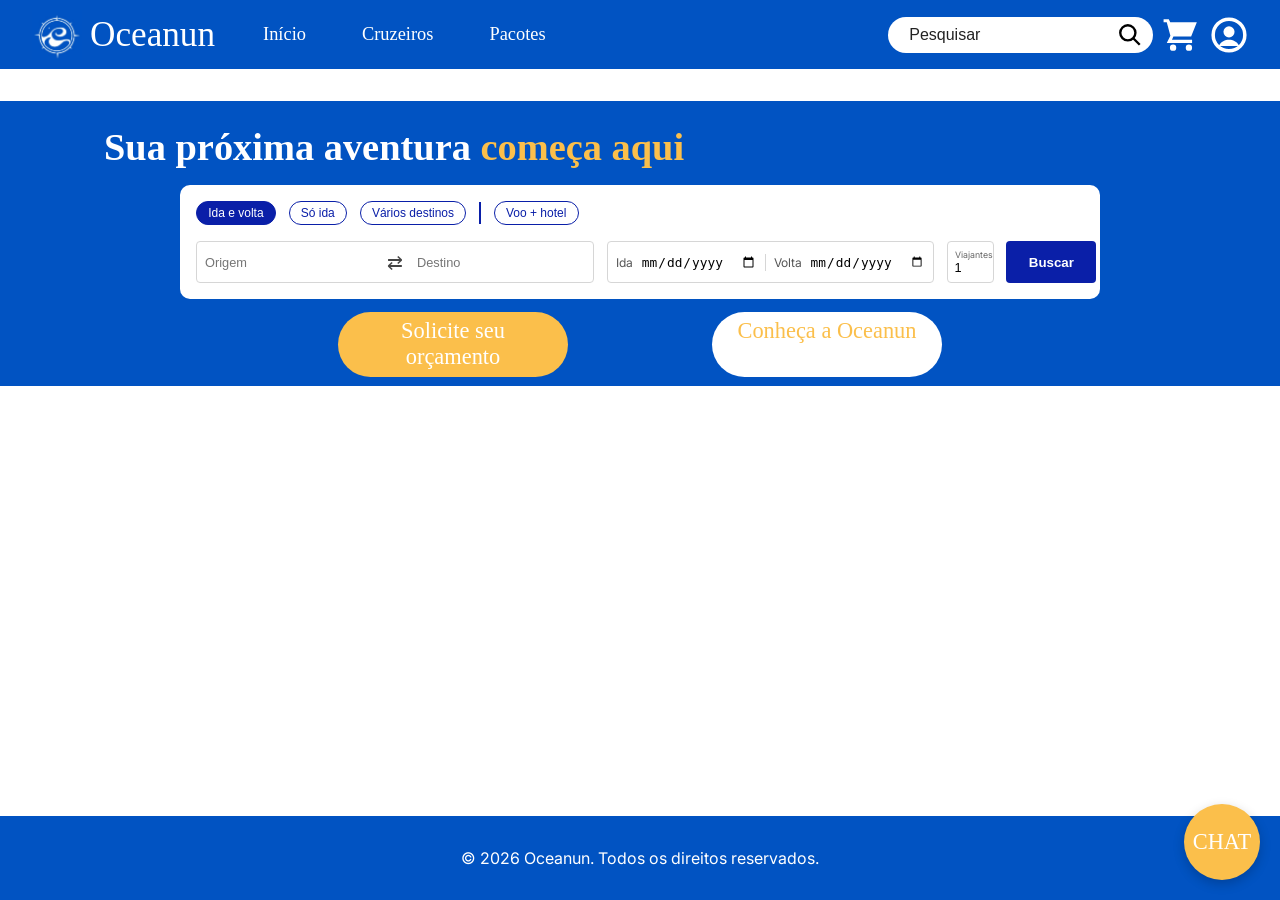
<file: 7. APLICAÇÃO/index.html>
<!DOCTYPE html>
<html lang="pt-br">
<head>
    <meta charset="UTF-8">
    <meta name="viewport" content="width=device-width, initial-scale=1.0">
    <link rel="preconnect" href="https://fonts.googleapis.com">
    <link href="https://fonts.googleapis.com/css2?family=Oswald:wght@500;600&family=Inter:wght@400;600&display=swap" rel="stylesheet">
    <link rel="stylesheet" href="style.css">
    <title>Oceanun</title>
</head>
<body>
    <nav>
        <a href="index.html" class="logo">
            <img src="./img/image.png" alt="Logo Oceanun">
            <span>Oceanun</span>
        </a>
        <ul>
            <li><a href="index.html">Início</a></li>
            <li><a href="#">Cruzeiros</a></li>
            <li><a href="#">Pacotes</a></li>
        </ul>
        <div class="nav-actions">
            <form class="search" role="search">
                <input type="text" placeholder="Pesquisar" id="searchInput">
                <button type="submit" aria-label="Pesquisar">
                    <svg viewBox="0 0 24 24"><circle cx="10" cy="10" r="7"/><line x1="15" y1="15" x2="21" y2="21"/></svg>
                </button>
            </form>
            <a href="#" class="icon" aria-label="Carrinho">
                <svg viewBox="0 0 24 24" class="fill"><path d="M7 18a2 2 0 1 0 0 4 2 2 0 0 0 0-4zm10 0a2 2 0 1 0 0 4 2 2 0 0 0 0-4zM1 2h3.3l.9 2H22l-3.6 9H7.2l-.9 2H19v2H3l2.3-4.5L3 4H1z"/></svg>
            </a>
            <a href="#" class="icon" aria-label="Minha conta">
                <svg viewBox="0 0 24 24"><circle cx="12" cy="12" r="10"/><circle cx="12" cy="10" r="3.5" class="fill"/><path d="M5.5 19c1.5-3 4-4 6.5-4s5 1 6.5 4" class="fill"/></svg>
            </a>
        </div>
    </nav>

    <main>
        <section class="hero">
            <h1>Sua próxima aventura <span>começa aqui</span></h1>

            <form class="booking">
                <div class="trip-types">
                    <button type="button" class="chip active">Ida e volta</button>
                    <button type="button" class="chip">Só ida</button>
                    <button type="button" class="chip">Vários destinos</button>
                    <span class="divider"></span>
                    <button type="button" class="chip">Voo + hotel</button>
                </div>
                <div class="fields">
                    <div class="field route">
                        <input type="text" placeholder="Origem" id="origem">
                        <button type="button" class="swap" id="swap" aria-label="Inverter origem e destino">⇄</button>
                        <input type="text" placeholder="Destino" id="destino">
                    </div>
                    <div class="field dates">
                        <label><span>Ida</span><input type="date"></label>
                        <label class="volta"><span>Volta</span><input type="date"></label>
                    </div>
                    <label class="field travelers">
                        <small>Viajantes</small>
                        <input type="number" min="1" value="1">
                    </label>
                    <button type="submit" class="btn-buscar">Buscar</button>
                </div>
            </form>

            <div class="cta">
                <a href="#" class="btn btn-solid">Solicite seu orçamento</a>
                <a href="#" class="btn btn-outline">Conheça a Oceanun</a>
            </div>
        </section>
    </main>

    <button class="chat">CHAT</button>

    <footer>
        <p>&copy; 2026 Oceanun. Todos os direitos reservados.</p>
    </footer>
    <script src="script.js"></script>
</body>
</html>
</file>
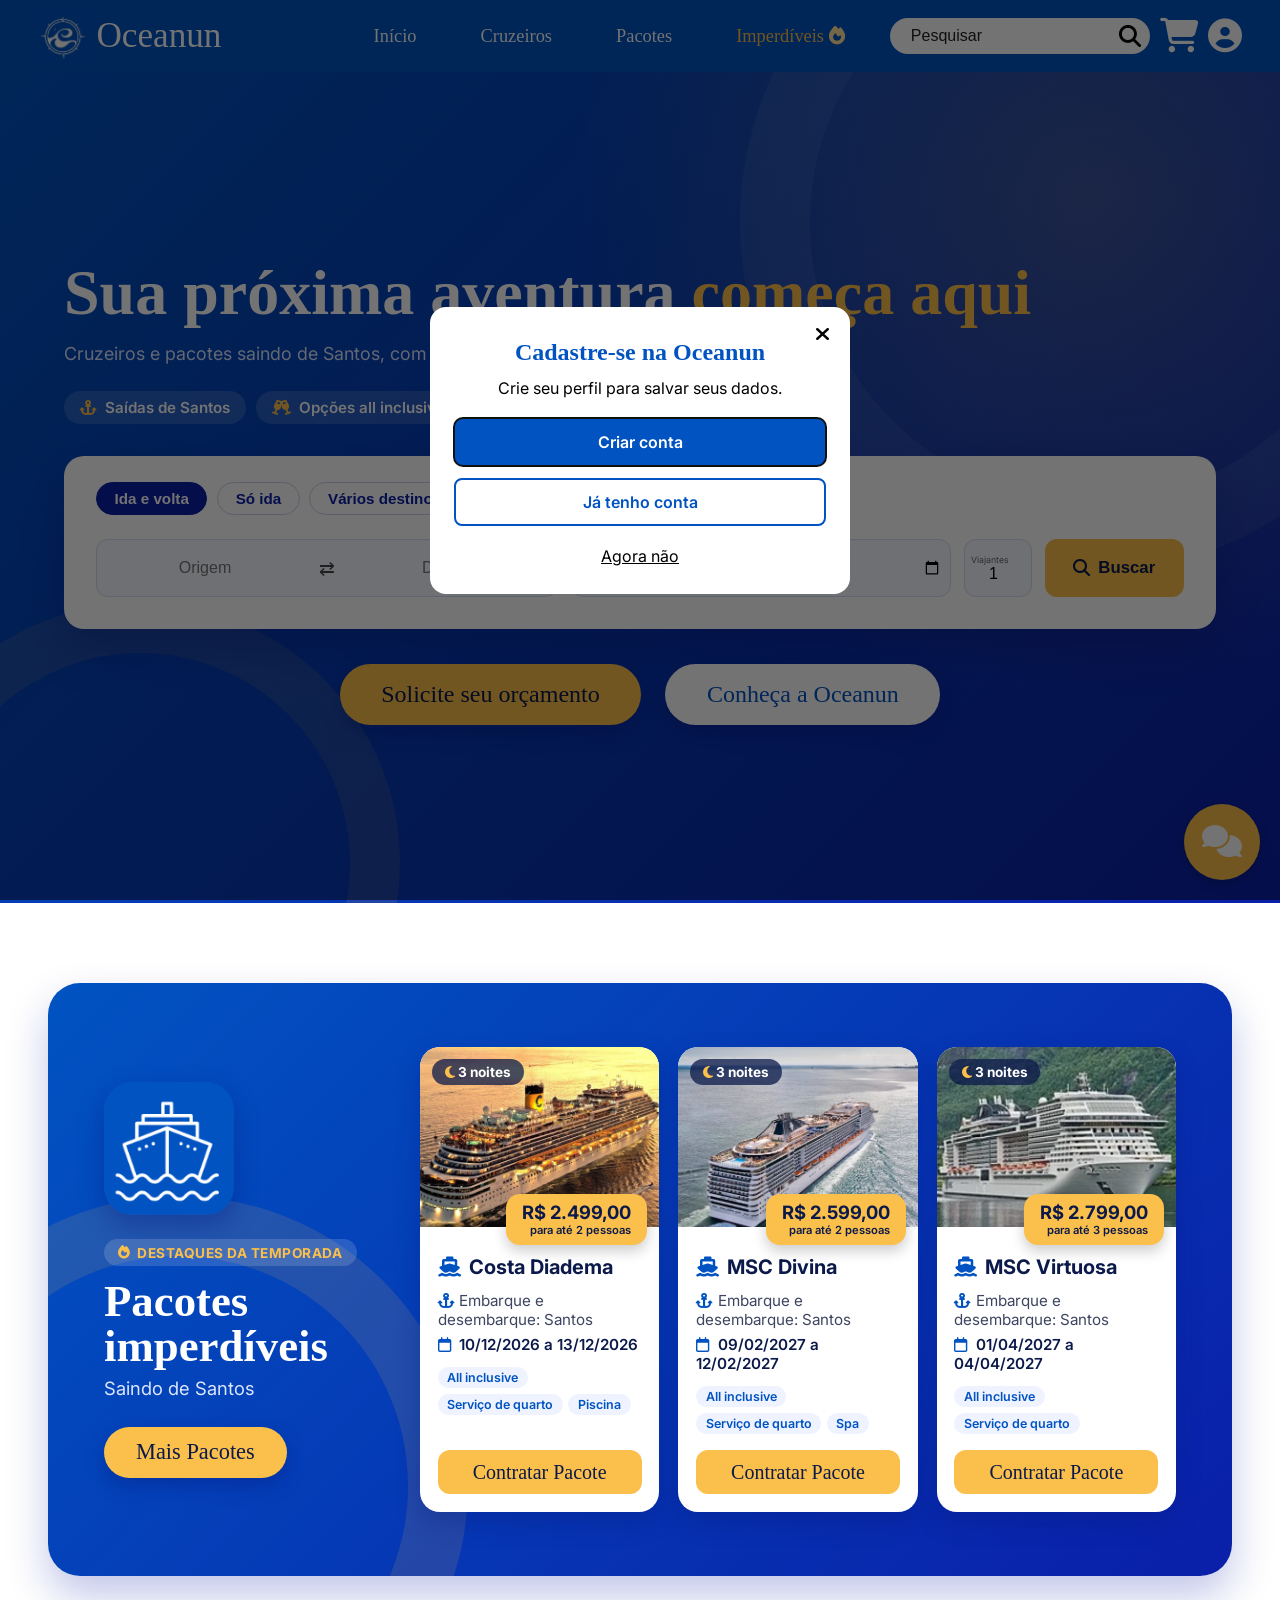
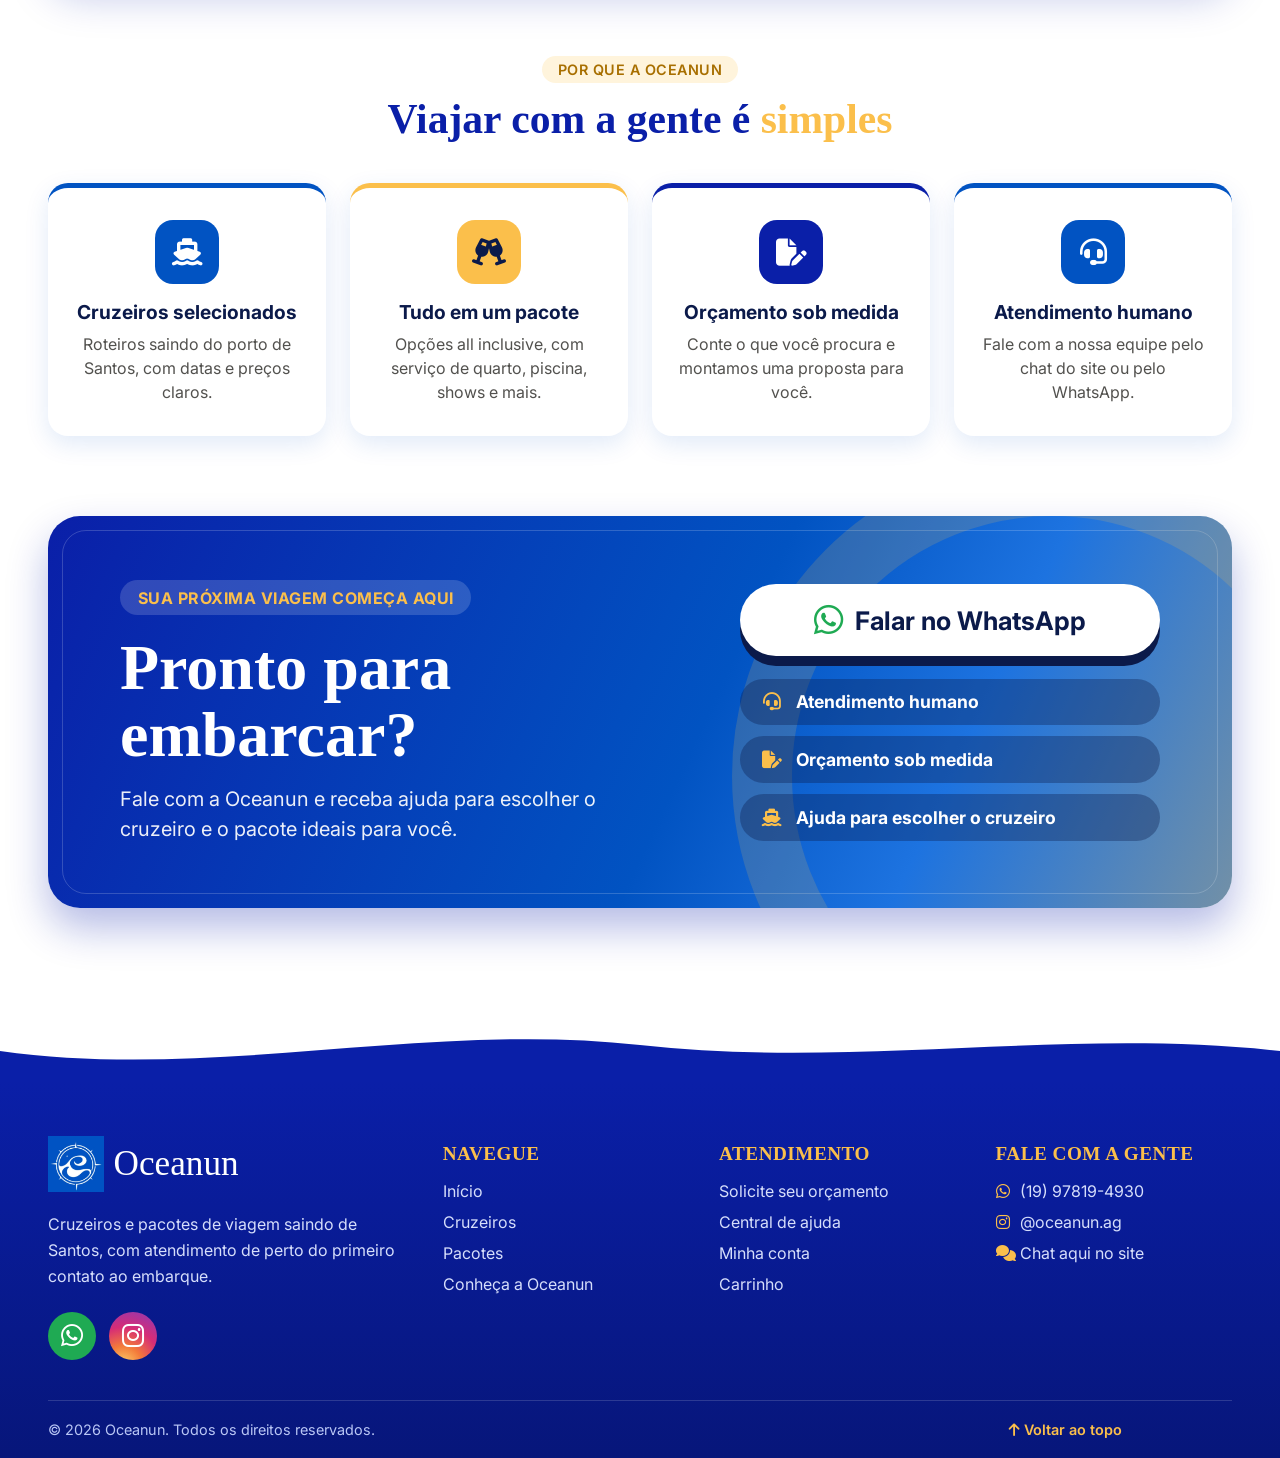
<file: Website/index.html>
<!DOCTYPE html>
<html lang="pt-br">
<head>
    <meta charset="UTF-8">
    <meta name="viewport" content="width=device-width, initial-scale=1.0">
    <link rel="preconnect" href="https://fonts.googleapis.com">
    <link href="https://fonts.googleapis.com/css2?family=Oswald:wght@500;600&family=Inter:wght@400;600&display=swap" rel="stylesheet">
    <link rel="stylesheet" href="https://cdnjs.cloudflare.com/ajax/libs/font-awesome/6.5.1/css/all.min.css">
    <link rel="stylesheet" href="style.css">
    <link rel="icon" href="./img/image.png">
    <title>Oceanun</title>
</head>
<body>
    <nav>
        <a href="index.html" class="logo">
            <img src="./img/image.png" alt="Logo Oceanun">
            <span>Oceanun</span>
        </a>
        <ul class="menu">
            <li><a href="index.html">Início</a></li>
            <li><a href="others/cruzeiros/index.html">Cruzeiros</a></li>
            <li><a href="others/pacotes/index.html">Pacotes</a></li>
        </ul>
        <div class="acoes">
            <form class="pesquisa" role="search">
                <input type="text" placeholder="Pesquisar">
                <button type="submit" aria-label="Pesquisar">
                    <i class="fa-solid fa-magnifying-glass"></i>
                </button>
            </form>
            <a href="others/carrinho/index.html" class="icone" aria-label="Carrinho">
                <i class="fa-solid fa-cart-shopping"></i>
            </a>
            <a href="./others/perfil/index.html" class="icone" aria-label="Minha conta">
                <i class="fa-solid fa-circle-user"></i>
            </a>
        </div>
    </nav>
    <section id="inicio">
        <div class="hero-cabeca">
            <h1>Sua próxima aventura <span>começa aqui</span></h1>
            <p class="hero-sub">Cruzeiros e pacotes saindo de Santos, com preços claros e atendimento de perto.</p>
            <ul class="hero-selos">
                <li><i class="fa-solid fa-anchor" aria-hidden="true"></i> Saídas de Santos</li>
                <li><i class="fa-solid fa-champagne-glasses" aria-hidden="true"></i> Opções all inclusive</li>
                <li><i class="fa-solid fa-headset" aria-hidden="true"></i> Atendimento humano</li>
            </ul>
        </div>
        <form class="reserva" id="form-reserva">
            <div class="tipos">
                <button type="button" class="opcao ativo">Ida e volta</button>
                <button type="button" class="opcao">Só ida</button>
                <button type="button" class="opcao">Vários destinos</button>
                <span class="divisor"></span>
                <button type="button" class="opcao">Voo + hotel</button>
            </div>
            <div class="campos">
                <div class="campo rota">
                    <input type="text" placeholder="Origem" id="origem">
                    <button type="button" id="trocar" aria-label="Inverter origem e destino">⇄</button>
                    <input type="text" placeholder="Destino" id="destino">
                </div>
                <div class="campo datas">
                    <label><span>Ida</span><input type="date" id="ida"></label>
                    <label id="volta"><span>Volta</span><input type="date" id="data-volta"></label>
                </div>
                <label class="campo viajantes">
                    <small>Viajantes</small>
                    <input type="number" min="1" value="1" id="viajantes">
                </label>
                <button type="submit" class="buscar"><i class="fa-solid fa-magnifying-glass" aria-hidden="true"></i> Buscar</button>
            </div>
        </form>
        <div class="cta">
            <button onclick="window.location.href='others/orcamento/index.html'" class="btn amarelo">Solicite seu orçamento</button>
            <button onclick="window.location.href='others/sobre/index.html'" class="btn branco">Conheça a Oceanun</button>
        </div>
    </section>
    <section id="pacotes">
        <div class="pacotes-info">
            <img src="./img/navio.png" alt="">
            <p class="pacotes-selo"><i class="fa-solid fa-fire" aria-hidden="true"></i> Destaques da temporada</p>
            <h1>Pacotes imperdíveis</h1>
            <p class="subtitulo">Saindo de Santos</p>
            <a href="others/pacotes/index.html" class="btn amarelo">Mais Pacotes</a>
        </div>
        <div id="cards"><!-- preenchido por js/catalogo.js a partir de js/pacotes-db.js --></div>
    </section>
    <section id="vantagens" aria-labelledby="vantagens-titulo">
        <p class="selo-secao">Por que a Oceanun</p>
        <h2 id="vantagens-titulo">Viajar com a gente é <span>simples</span></h2>
        <div class="vantagens-grade">
            <article class="vantagem v-azul">
                <span class="vantagem-icone"><i class="fa-solid fa-ship" aria-hidden="true"></i></span>
                <h3>Cruzeiros selecionados</h3>
                <p>Roteiros saindo do porto de Santos, com datas e preços claros.</p>
            </article>
            <article class="vantagem v-amarelo">
                <span class="vantagem-icone"><i class="fa-solid fa-champagne-glasses" aria-hidden="true"></i></span>
                <h3>Tudo em um pacote</h3>
                <p>Opções all inclusive, com serviço de quarto, piscina, shows e mais.</p>
            </article>
            <article class="vantagem v-escuro">
                <span class="vantagem-icone"><i class="fa-solid fa-file-pen" aria-hidden="true"></i></span>
                <h3>Orçamento sob medida</h3>
                <p>Conte o que você procura e montamos uma proposta para você.</p>
            </article>
            <article class="vantagem v-azul">
                <span class="vantagem-icone"><i class="fa-solid fa-headset" aria-hidden="true"></i></span>
                <h3>Atendimento humano</h3>
                <p>Fale com a nossa equipe pelo chat do site ou pelo WhatsApp.</p>
            </article>
        </div>
    </section>
    <section class="whats-cartao" aria-labelledby="whats-titulo">
        <div class="whats-texto">
            <p class="whats-selo">Sua próxima viagem começa aqui</p>
            <h2 id="whats-titulo">Pronto para embarcar?</h2>
            <p>Fale com a Oceanun e receba ajuda para escolher o cruzeiro e o pacote ideais para você.</p>
        </div>
        <div class="whats-acoes">
            <a class="whats-botao" target="_blank" rel="noopener"
               href="https://wa.me/5519978194930?text=Ol%C3%A1!%20Vim%20pelo%20site%20da%20Oceanun%20e%20quero%20planejar%20minha%20viagem.">
                <i class="fa-brands fa-whatsapp" aria-hidden="true"></i> Falar no WhatsApp
            </a>
            <ul class="whats-itens">
                <li><i class="fa-solid fa-headset" aria-hidden="true"></i> Atendimento humano</li>
                <li><i class="fa-solid fa-file-pen" aria-hidden="true"></i> Orçamento sob medida</li>
                <li><i class="fa-solid fa-ship" aria-hidden="true"></i> Ajuda para escolher o cruzeiro</li>
            </ul>
        </div>
    </section>
    <button id="chat" aria-label="ChatBot"><i class="fa-solid fa-comments"></i></button>
    <footer>
        <p>&copy; 2026 Oceanun. Todos os direitos reservados.</p>
    </footer>

    <script src="js/pacotes-db.js"></script>
    <script src="js/catalogo.js"></script>
    <script src="script.js"></script>
</body>
</html>
</file>
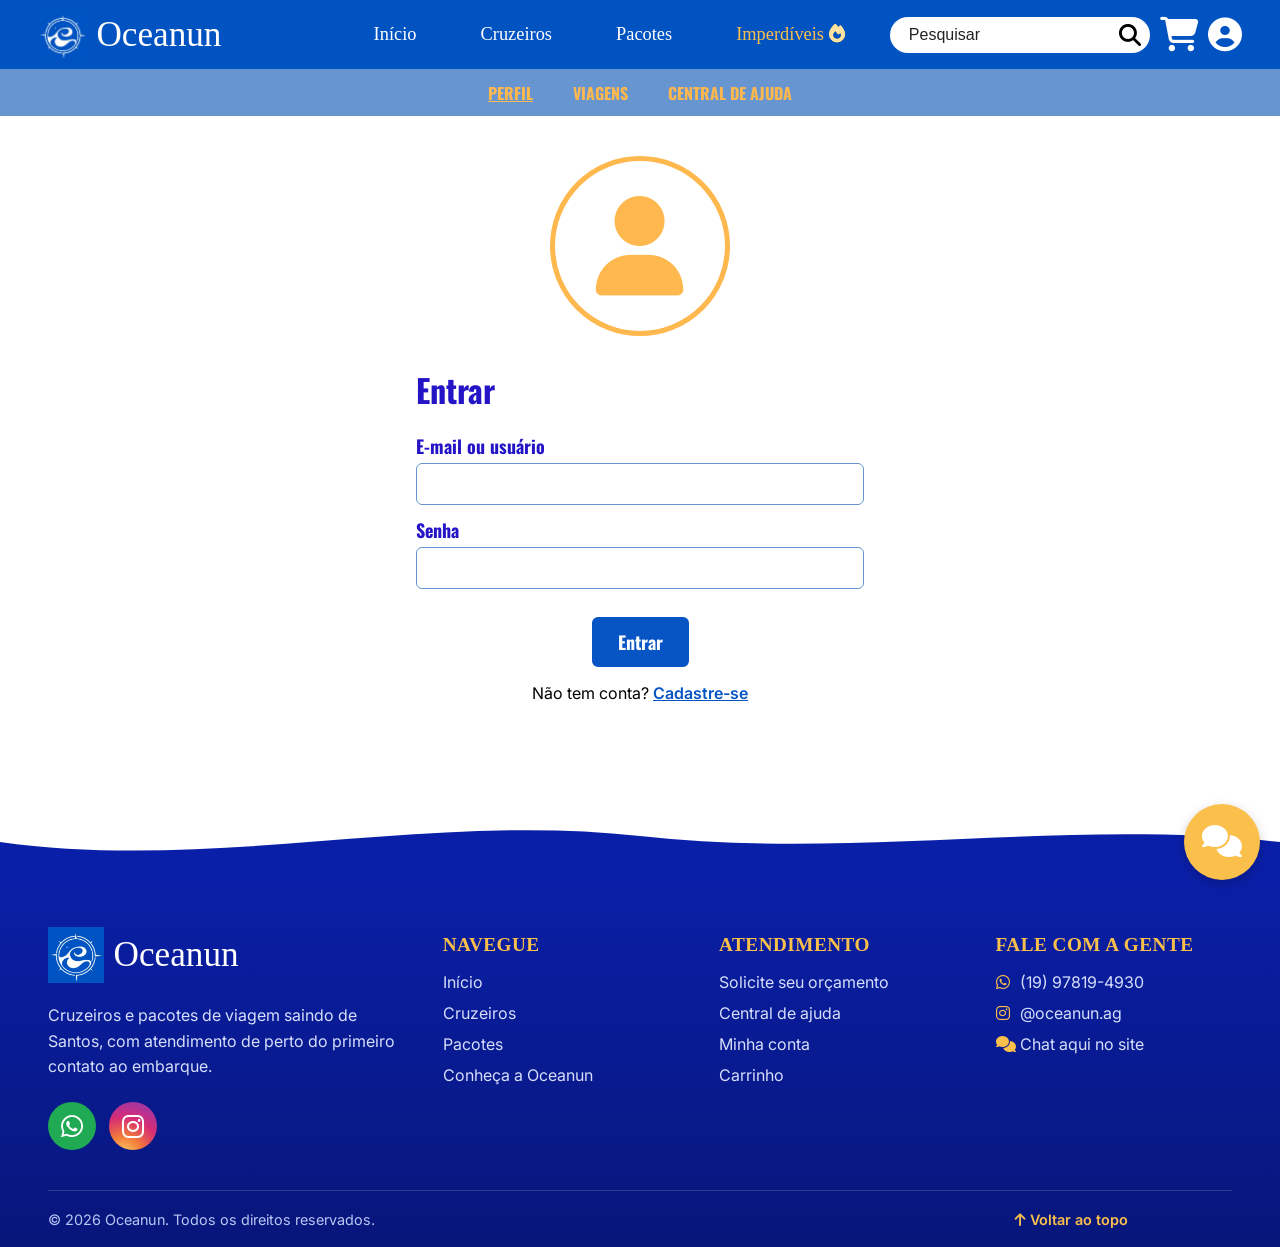
<file: Website/others/admin/index.html>
<!DOCTYPE html>
<html lang="pt-br">
<head>
    <meta charset="UTF-8">
    <meta name="viewport" content="width=device-width, initial-scale=1.0">
    <title>Oceanun - Administração</title>
    <link rel="preconnect" href="https://fonts.googleapis.com">
    <link rel="preconnect" href="https://fonts.gstatic.com" crossorigin>
    <link href="https://fonts.googleapis.com/css2?family=Oswald:wght@400;600;700&family=Inter:wght@400;600&display=swap" rel="stylesheet">
    <link rel="stylesheet" href="https://cdnjs.cloudflare.com/ajax/libs/font-awesome/6.5.1/css/all.min.css">
    <link rel="stylesheet" href="../../style.css">
    <link rel="stylesheet" href="../perfil/style.css">
    <link rel="stylesheet" href="./style.css">
    <link rel="icon" href="../../img/image.png">
</head>
<body>
    <nav>
        <a href="../../index.html" class="logo">
            <img src="../../img/image.png" alt="Logo Oceanun">
            <span>Oceanun</span>
        </a>
        <ul class="menu">
            <li><a href="../../index.html">Início</a></li>
            <li><a href="../cruzeiros/index.html">Cruzeiros</a></li>
            <li><a href="../pacotes/index.html">Pacotes</a></li>
        </ul>
        <div class="acoes">
            <form class="pesquisa" role="search">
                <input type="text" placeholder="Pesquisar">
                <button type="submit" aria-label="Pesquisar">
                    <i class="fa-solid fa-magnifying-glass"></i>
                </button>
            </form>
            <a href="../carrinho/index.html" class="icone" aria-label="Carrinho">
                <i class="fa-solid fa-cart-shopping"></i>
            </a>
            <a href="index.html" class="icone" aria-label="Minha conta">
                <i class="fa-solid fa-circle-user"></i>
            </a>
        </div>
    </nav>
    <div class="admin-layout">
    <aside class="admin-lateral" aria-label="Administração">
        <ul>
            <li><a href="#vendas" data-aba="vendas"><i class="fa-solid fa-circle-dollar-to-slot"></i><span>Vendas</span></a></li>
            <li><a href="#clientes" data-aba="clientes"><i class="fa-solid fa-handshake"></i><span>Clientes</span></a></li>
            <li><a href="#tarefas" data-aba="tarefas"><i class="fa-solid fa-calendar-days"></i><span>Tarefas</span></a></li>
            <li><a href="#faturamento" data-aba="faturamento"><i class="fa-solid fa-chart-line"></i><span>Faturamento</span></a></li>
            <li><a href="#mensagens" data-aba="mensagens"><i class="fa-solid fa-comments"></i><span>Mensagens</span><b class="lateral-selo" id="selo-mensagens" hidden></b></a></li>
        </ul>
    </aside>

    <main class="admin">
        <header class="admin-topo">
            <h1 id="admin-titulo"></h1>
            <label class="admin-busca" id="admin-busca">
                <i class="fa-solid fa-magnifying-glass"></i>
                <input type="search" id="busca" placeholder="Pesquisar..." aria-label="Pesquisar nesta tela">
            </label>
            <button type="button" class="admin-icone" id="admin-novo" aria-label="Adicionar"><i class="fa-solid fa-plus"></i></button>
            <button type="button" class="admin-icone admin-sino" id="admin-sino" aria-label="Tarefas pendentes">
                <i class="fa-regular fa-bell"></i><span id="sino-contagem" hidden></span>
            </button>
            <button type="button" class="admin-sair" id="admin-sair"><i class="fa-solid fa-right-from-bracket"></i> Sair</button>
        </header>
        <p class="admin-nota">Demonstração: pacotes e preços vêm do catálogo do site e as contas cadastradas entram como clientes. Os demais clientes e vendas são exemplos fictícios.</p>
        <section id="painel"></section>
    </main>
    </div>

    <dialog id="dialogo" class="admin-dialogo" aria-labelledby="dialogo-titulo"></dialog>
    <div id="dica" role="status" hidden></div>

    <footer>
        <p>&copy; 2026 Oceanun. Todos os direitos reservados.</p>
    </footer>
    <button id="chat" aria-label="ChatBot"><i class="fa-solid fa-comments"></i></button>

    <script src="../../js/pacotes-db.js"></script>
    <script src="../../js/catalogo.js"></script>
    <script src="../../js/admin-db.js"></script>
    <script src="./script.js"></script>
</body>
</html>
</file>
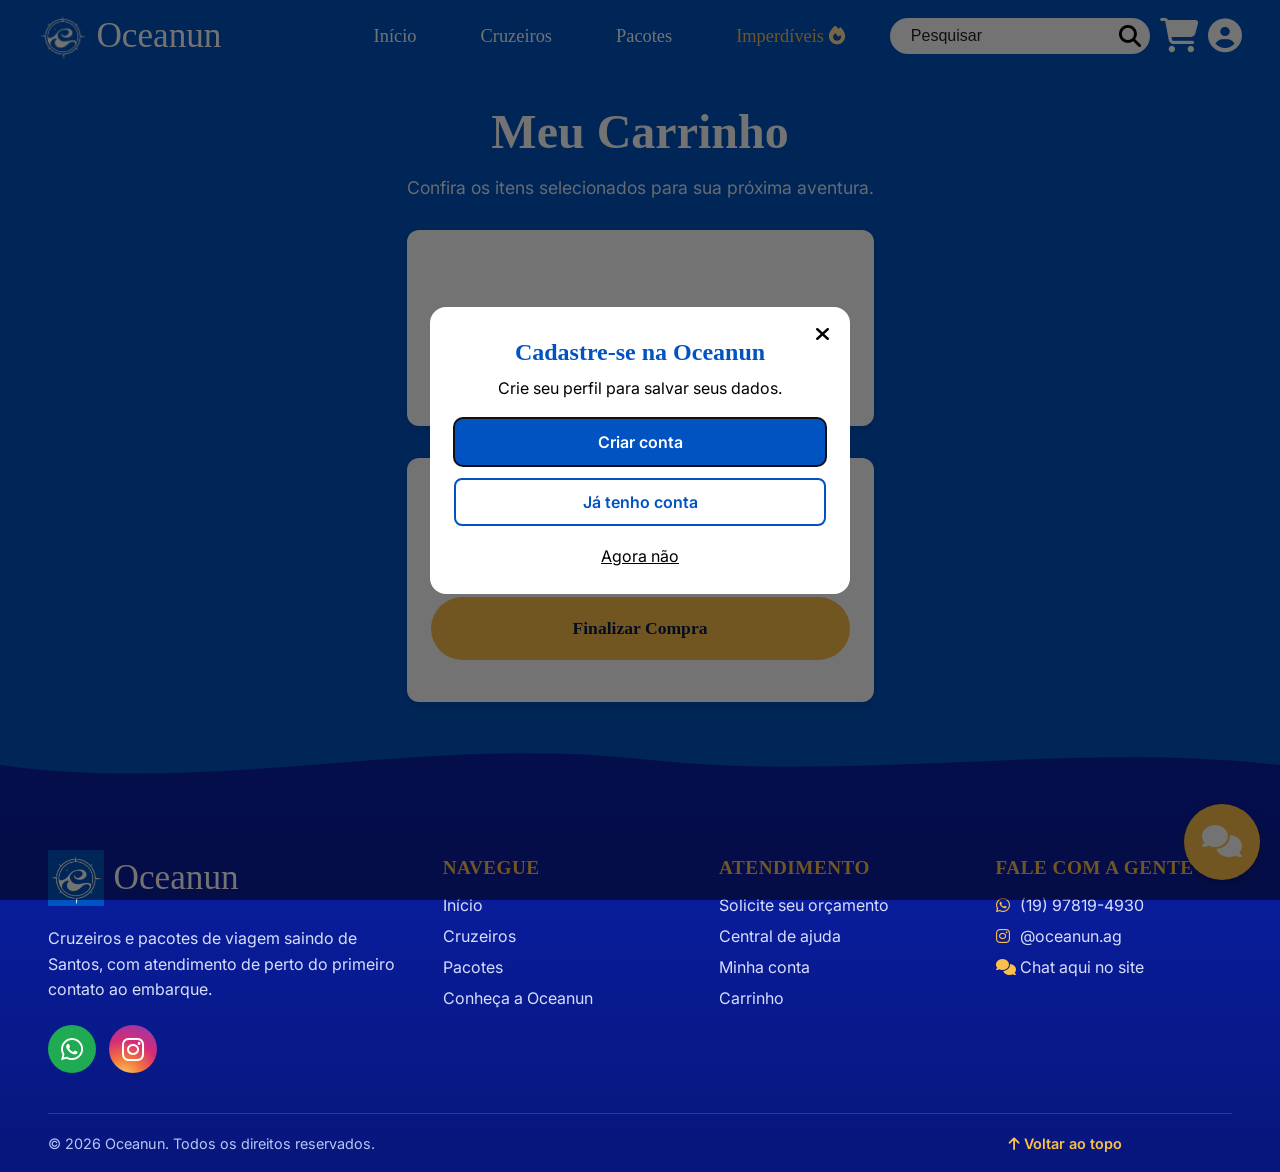
<file: Website/others/carrinho/index.html>
<!DOCTYPE html>
<html lang="pt-br">
<head>
    <meta charset="UTF-8">
    <meta name="viewport" content="width=device-width, initial-scale=1.0">
    <link rel="preconnect" href="https://fonts.googleapis.com">
    <link href="https://fonts.googleapis.com/css2?family=Oswald:wght@500;600&family=Inter:wght@400;600&display=swap" rel="stylesheet">
    <link rel="stylesheet" href="https://cdnjs.cloudflare.com/ajax/libs/font-awesome/6.5.1/css/all.min.css">
    <link rel="stylesheet" href="../../style.css">
    <link rel="stylesheet" href="style.css">
    <link rel="icon" href="../../img/image.png">
    <title>Oceanun - Carrinho</title>
</head>
<body>
    <nav>
        <a href="../../index.html" class="logo">
            <img src="../../img/image.png" alt="Logo Oceanun">
            <span>Oceanun</span>
        </a>
        <ul class="menu">
            <li><a href="../../index.html">Início</a></li>
            <li><a href="../cruzeiros/index.html">Cruzeiros</a></li>
            <li><a href="../pacotes/index.html">Pacotes</a></li>
        </ul>
        <div class="acoes">
            <form class="pesquisa" role="search">
                <input type="text" placeholder="Pesquisar">
                <button type="submit" aria-label="Pesquisar">
                    <i class="fa-solid fa-magnifying-glass"></i>
                </button>
            </form>
            <a href="index.html" class="icone" aria-label="Carrinho">
                <i class="fa-solid fa-cart-shopping"></i>
            </a>
            <a href="../perfil/index.html" class="icone" aria-label="Minha conta">
                <i class="fa-solid fa-circle-user"></i>
            </a>
        </div>
    </nav>

    <main class="carrinho-page">
        <section class="header-section">
            <h1>Meu <span class="highlight">Carrinho</span></h1>
            <p>Confira os itens selecionados para sua próxima aventura.</p>
        </section>

        <div class="cart-container">
            <div id="cart-items" class="cart-items">
                <!-- Itens do carrinho serão renderizados aqui -->
                <p class="empty-cart">Seu carrinho está vazio.</p>
            </div>

            <div class="cart-summary">
                <h3>Resumo do Pedido</h3>
                <div class="summary-line">
                    <span>Subtotal:</span>
                    <span id="cart-total">R$ 0,00</span>
                </div>
                <button class="btn amarelo checkout-btn">Finalizar Compra</button>
            </div>
        </div>
    </main>

    <footer>
        <p>&copy; 2026 Oceanun. Todos os direitos reservados.</p>
    </footer>
    <button id="chat" aria-label="ChatBot"><i class="fa-solid fa-comments"></i></button>

    <script src="../../js/pacotes-db.js"></script>
    <script src="../../js/catalogo.js"></script>
    <script src="script.js"></script>
</body>
</html>
</file>
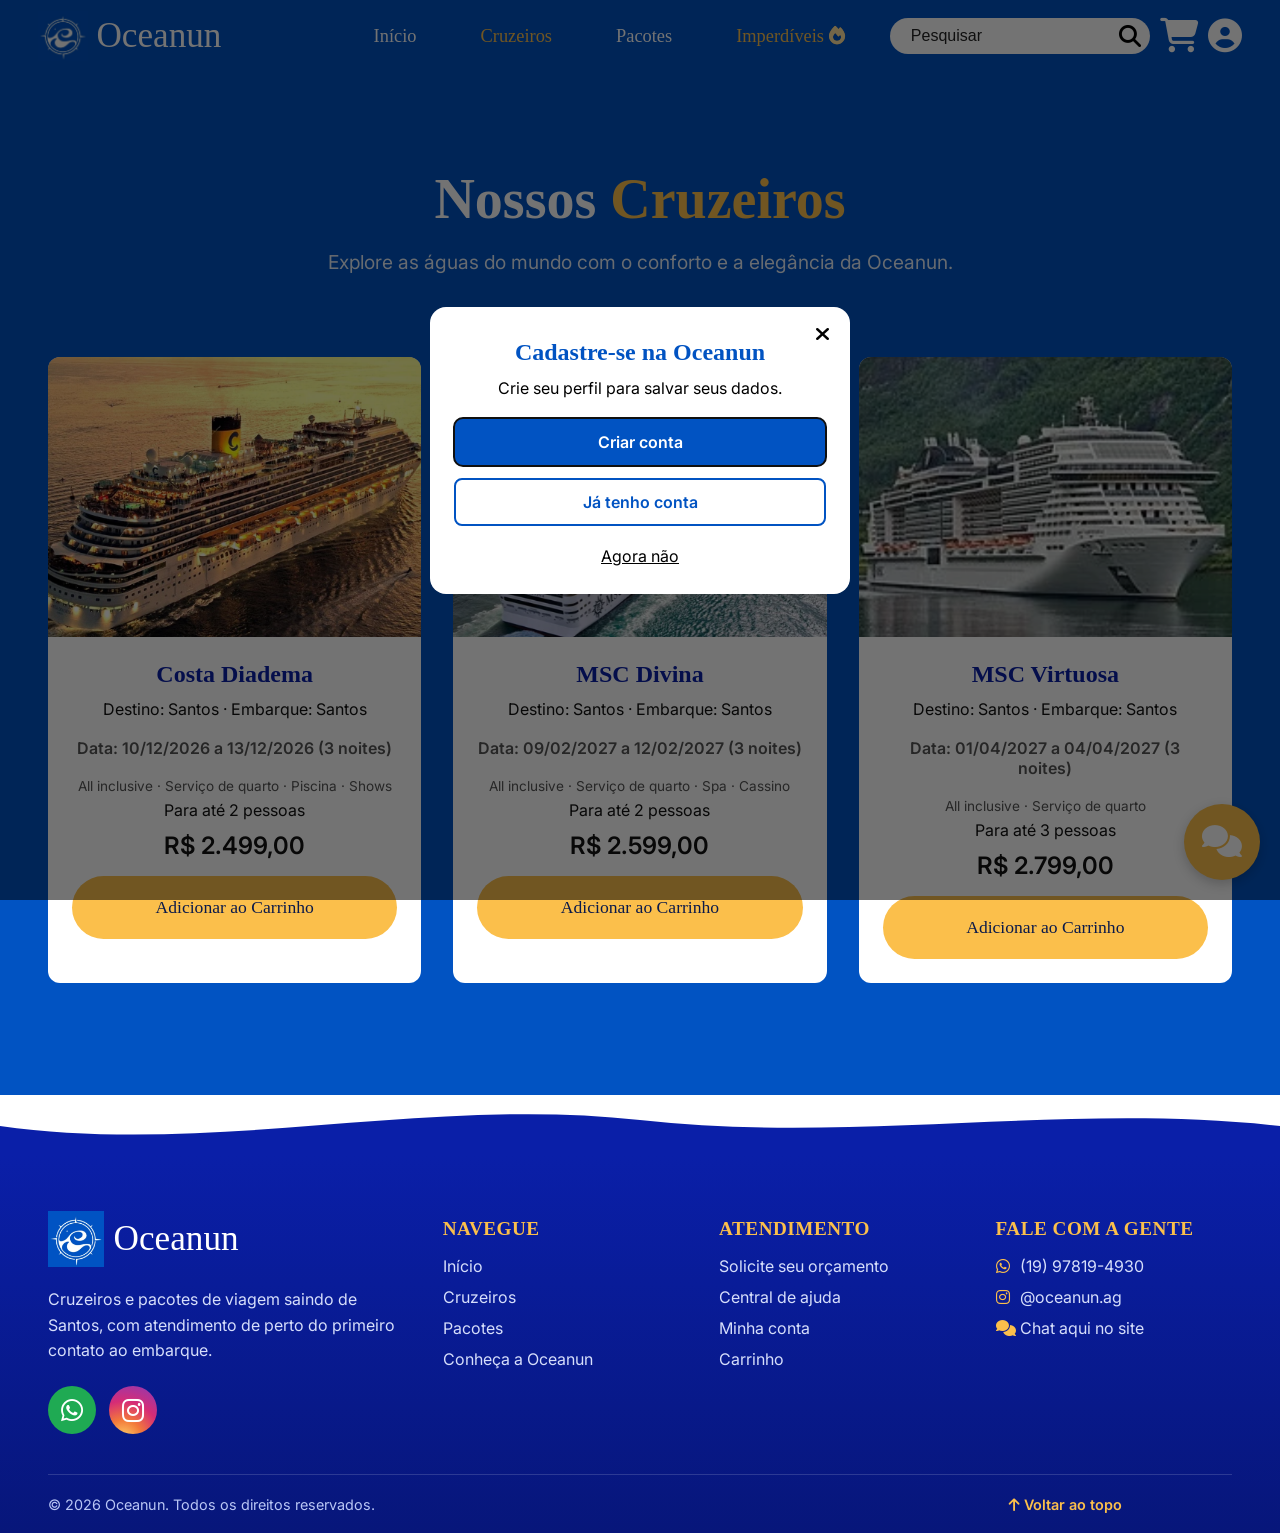
<file: Website/others/cruzeiros/index.html>
<!DOCTYPE html>
<html lang="pt-br">
<head>
    <meta charset="UTF-8">
    <meta name="viewport" content="width=device-width, initial-scale=1.0">
    <link rel="preconnect" href="https://fonts.googleapis.com">
    <link href="https://fonts.googleapis.com/css2?family=Oswald:wght@500;600&family=Inter:wght@400;600&display=swap" rel="stylesheet">
    <link rel="stylesheet" href="https://cdnjs.cloudflare.com/ajax/libs/font-awesome/6.5.1/css/all.min.css">
    <link rel="stylesheet" href="../../style.css">
    <link rel="stylesheet" href="style.css">
    <link rel="stylesheet" href="cart-style.css">
    <link rel="icon" href="../../img/image.png">
    <title>Oceanun - Cruzeiros</title>
</head>
<body>
    <nav>
        <a href="../../index.html" class="logo">
            <img src="../../img/image.png" alt="Logo Oceanun">
            <span>Oceanun</span>
        </a>
        <ul class="menu">
            <li><a href="../../index.html">Início</a></li>
            <li><a href="index.html" style="color: var(--amarelo);">Cruzeiros</a></li>
            <li><a href="../pacotes/index.html">Pacotes</a></li>
        </ul>
        <div class="acoes">
            <form class="pesquisa" role="search">
                <input type="text" placeholder="Pesquisar">
                <button type="submit" aria-label="Pesquisar">
                    <i class="fa-solid fa-magnifying-glass"></i>
                </button>
            </form>
            <a href="../carrinho/index.html" class="icone" aria-label="Carrinho">
                <i class="fa-solid fa-cart-shopping"></i>
            </a>
            <a href="../perfil/index.html" class="icone" aria-label="Minha conta">
                <i class="fa-solid fa-circle-user"></i>
            </a>
        </div>
    </nav>

    <main class="cruzeiros-page">
        <section class="header-section">
            <h1>Nossos <span class="highlight">Cruzeiros</span></h1>
            <p>Explore as águas do mundo com o conforto e a elegância da Oceanun.</p>
        </section>

        <div id="cards"></div>
    </main>

    <footer>
        <p>&copy; 2026 Oceanun. Todos os direitos reservados.</p>
    </footer>
    <button id="chat" aria-label="ChatBot"><i class="fa-solid fa-comments"></i></button>

    <script src="../../js/pacotes-db.js"></script>
    <script src="../../js/catalogo.js"></script>
    <script src="script.js"></script>
</body>
</html>
</file>
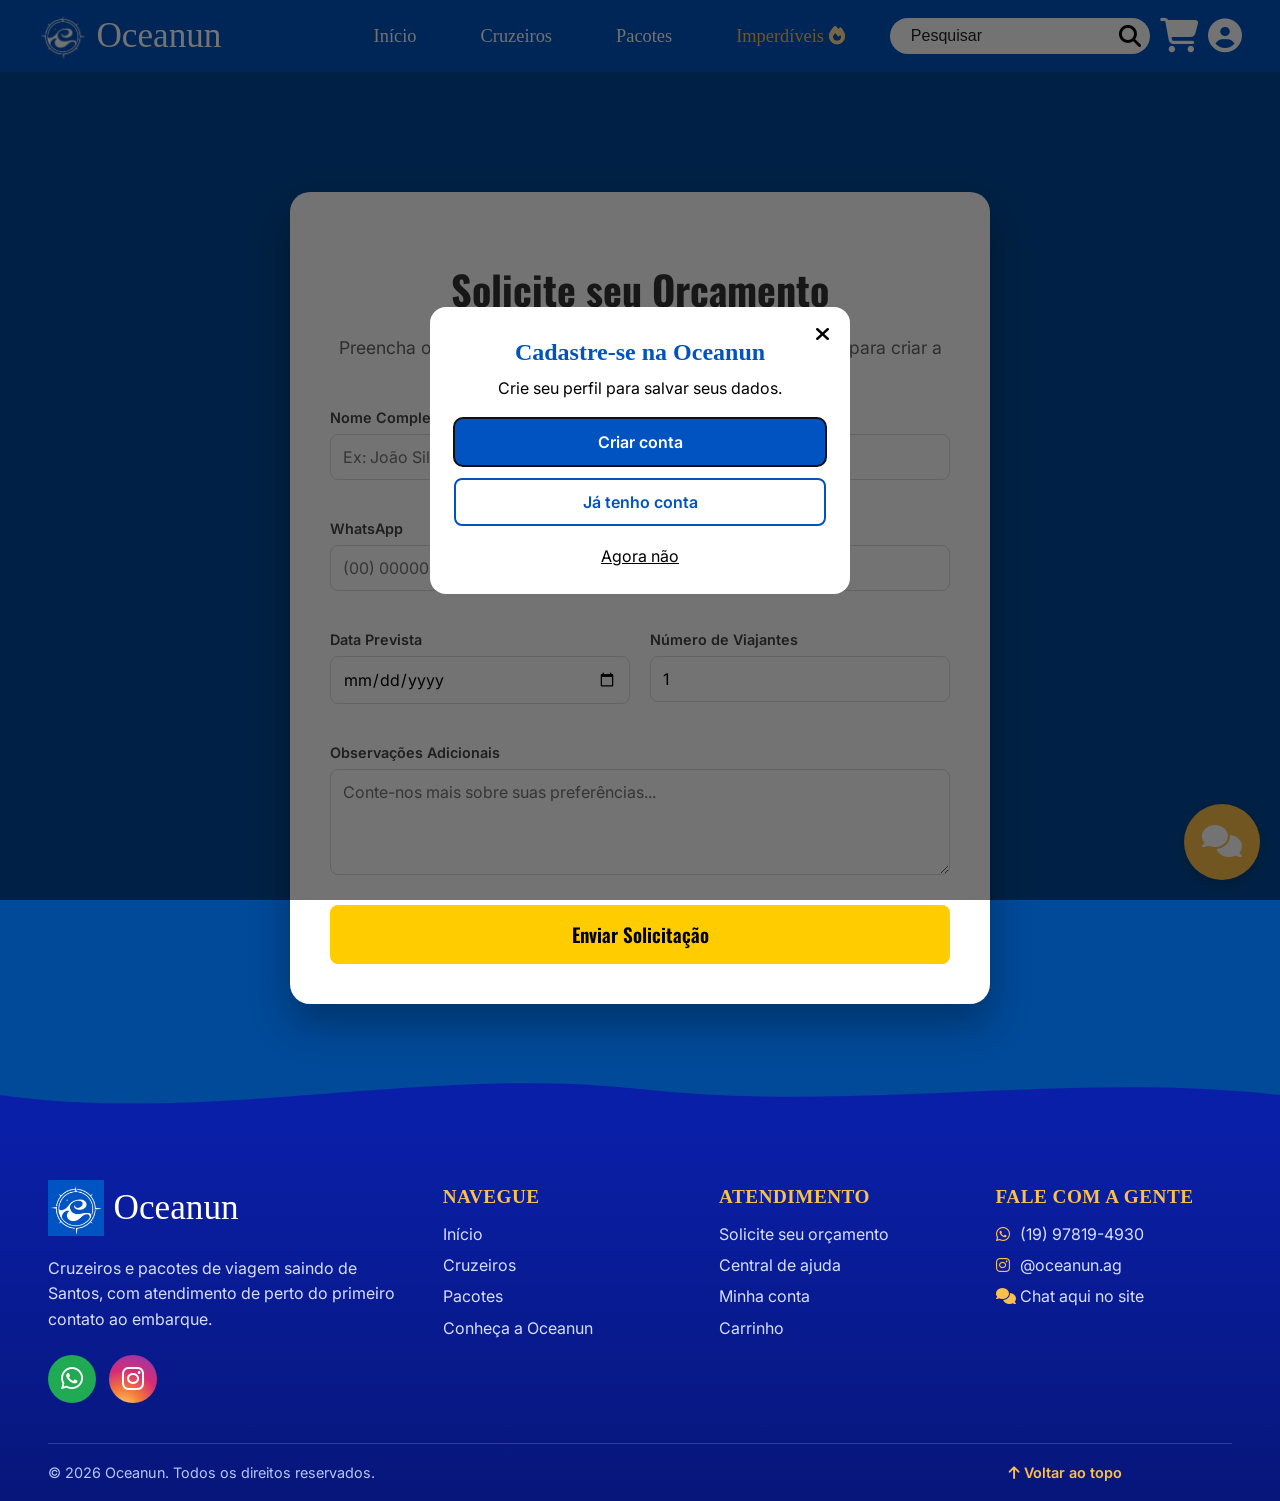
<file: Website/others/orcamento/index.html>
<!DOCTYPE html>
<html lang="pt-br">
<head>
    <meta charset="UTF-8">
    <meta name="viewport" content="width=device-width, initial-scale=1.0">
    <link rel="preconnect" href="https://fonts.googleapis.com">
    <link href="https://fonts.googleapis.com/css2?family=Oswald:wght@500;600&family=Inter:wght@400;600&display=swap" rel="stylesheet">
    <link rel="stylesheet" href="https://cdnjs.cloudflare.com/ajax/libs/font-awesome/6.5.1/css/all.min.css">
    <link rel="stylesheet" href="../../style.css">
    <link rel="icon" href="../../img/image.png">
    <title>Solicite seu Orçamento - Oceanun</title>
    <style>
        body {
            background-color: #004a99; /* Ocean Blue */
            font-family: 'Inter', sans-serif;
        }
        .orcamento-container {
            padding: 120px 10% 60px;
            display: flex;
            justify-content: center;
            align-items: center;
        }
        .form-card {
            background: white;
            width: 100%;
            max-width: 700px;
            padding: 40px;
            border-radius: 20px;
            box-shadow: 0 20px 40px rgba(0,0,0,0.3);
        }
        .form-header {
            text-align: center;
            margin-bottom: 30px;
        }
        .form-header h1 {
            font-family: 'Oswald', sans-serif;
            font-size: 2.5rem;
            color: #333;
            margin-bottom: 10px;
        }
        .form-header p {
            color: #666;
            font-size: 1.1rem;
        }
        .form-grid {
            display: grid;
            grid-template-columns: 1fr 1fr;
            gap: 20px;
        }
        .form-group {
            display: flex;
            flex-direction: column;
            margin-bottom: 20px;
        }
        .form-group.full-width {
            grid-column: span 2;
        }
        .form-group label {
            font-weight: 600;
            margin-bottom: 8px;
            color: #444;
            font-size: 0.9rem;
        }
        .form-group input, .form-group select, .form-group textarea {
            padding: 12px;
            border: 1px solid #ddd;
            border-radius: 8px;
            font-family: 'Inter', sans-serif;
            font-size: 1rem;
            transition: border-color 0.3s ease;
        }
        .form-group input:focus, .form-group select:focus, .form-group textarea:focus {
            outline: none;
            border-color: #ffcc00;
            box-shadow: 0 0 0 3px rgba(255, 204, 0, 0.2);
        }
        .btn-submit {
            width: 100%;
            padding: 15px;
            background-color: #ffcc00;
            color: #000;
            border: none;
            border-radius: 8px;
            font-family: 'Oswald', sans-serif;
            font-size: 1.2rem;
            font-weight: 600;
            cursor: pointer;
            transition: background 0.3s ease, transform 0.2s ease;
            margin-top: 10px;
        }
        .btn-submit:hover {
            background-color: #e6b800;
            transform: translateY(-2px);
        }
        .btn-submit:active {
            transform: translateY(0);
        }

        @media (max-width: 600px) {
            .form-grid {
                grid-template-columns: 1fr;
            }
            .form-group.full-width {
                grid-column: span 1;
            }
            .orcamento-container {
                padding: 100px 5% 40px;
            }
        }
    </style>
</head>
<body>
    <nav>
        <a href="../../index.html" class="logo">
            <img src="../../img/image.png" alt="Logo Oceanun">
            <span>Oceanun</span>
        </a>
        <ul class="menu">
            <li><a href="../../index.html">Início</a></li>
            <li><a href="../cruzeiros/index.html">Cruzeiros</a></li>
            <li><a href="../pacotes/index.html">Pacotes</a></li>
        </ul>
        <div class="acoes">
            <form class="pesquisa" role="search">
                <input type="text" placeholder="Pesquisar">
                <button type="submit" aria-label="Pesquisar">
                    <i class="fa-solid fa-magnifying-glass"></i>
                </button>
            </form>
            <a href="../carrinho/index.html" class="icone" aria-label="Carrinho">
                <i class="fa-solid fa-cart-shopping"></i>
            </a>
            <a href="../perfil/index.html" class="icone" aria-label="Minha conta">
                <i class="fa-solid fa-circle-user"></i>
            </a>
        </div>
    </nav>

    <main class="orcamento-container">
        <div class="form-card">
            <div class="form-header">
                <h1>Solicite seu Orçamento</h1>
                <p>Preencha os dados abaixo e nossa equipe entrará em contato para criar a viagem dos seus sonhos.</p>
            </div>

            <form id="budget-form">
                <div class="form-grid">
                    <div class="form-group">
                        <label for="nome">Nome Completo</label>
                        <input type="text" id="nome" name="nome" placeholder="Ex: João Silva" required>
                    </div>
                    <div class="form-group">
                        <label for="email">E-mail</label>
                        <input type="email" id="email" name="email" placeholder="email@exemplo.com" required>
                    </div>
                    <div class="form-group">
                        <label for="whatsapp">WhatsApp</label>
                        <input type="tel" id="whatsapp" name="whatsapp" placeholder="(00) 00000-0000" required>
                    </div>
                    <div class="form-group">
                        <label for="destino">Destino de Interesse</label>
                        <input type="text" id="destino" name="destino" placeholder="Ex: Caribe, Mediterrâneo">
                    </div>
                    <div class="form-group">
                        <label for="data">Data Prevista</label>
                        <input type="date" id="data" name="data">
                    </div>
                    <div class="form-group">
                        <label for="viajantes">Número de Viajantes</label>
                        <input type="number" id="viajantes" name="viajantes" min="1" value="1">
                    </div>
                    <div class="form-group full-width">
                        <label for="mensagem">Observações Adicionais</label>
                        <textarea id="mensagem" name="mensagem" rows="4" placeholder="Conte-nos mais sobre suas preferências..."></textarea>
                    </div>
                </div>
                <button type="submit" class="btn-submit">Enviar Solicitação</button>
            </form>
        </div>
    </main>

    <footer>
        <p>&copy; 2026 Oceanun. Todos os direitos reservados.</p>
    </footer>

    <script>
        document.getElementById('budget-form').addEventListener('submit', function(e) {
            e.preventDefault();
            alert('Solicitação enviada com sucesso! Nossa equipe entrará em contato em breve.');
            this.reset();
        });
    </script>
<script src="../../js/pacotes-db.js"></script>
    <script src="../../js/catalogo.js"></script>
</body>
</html>
</file>
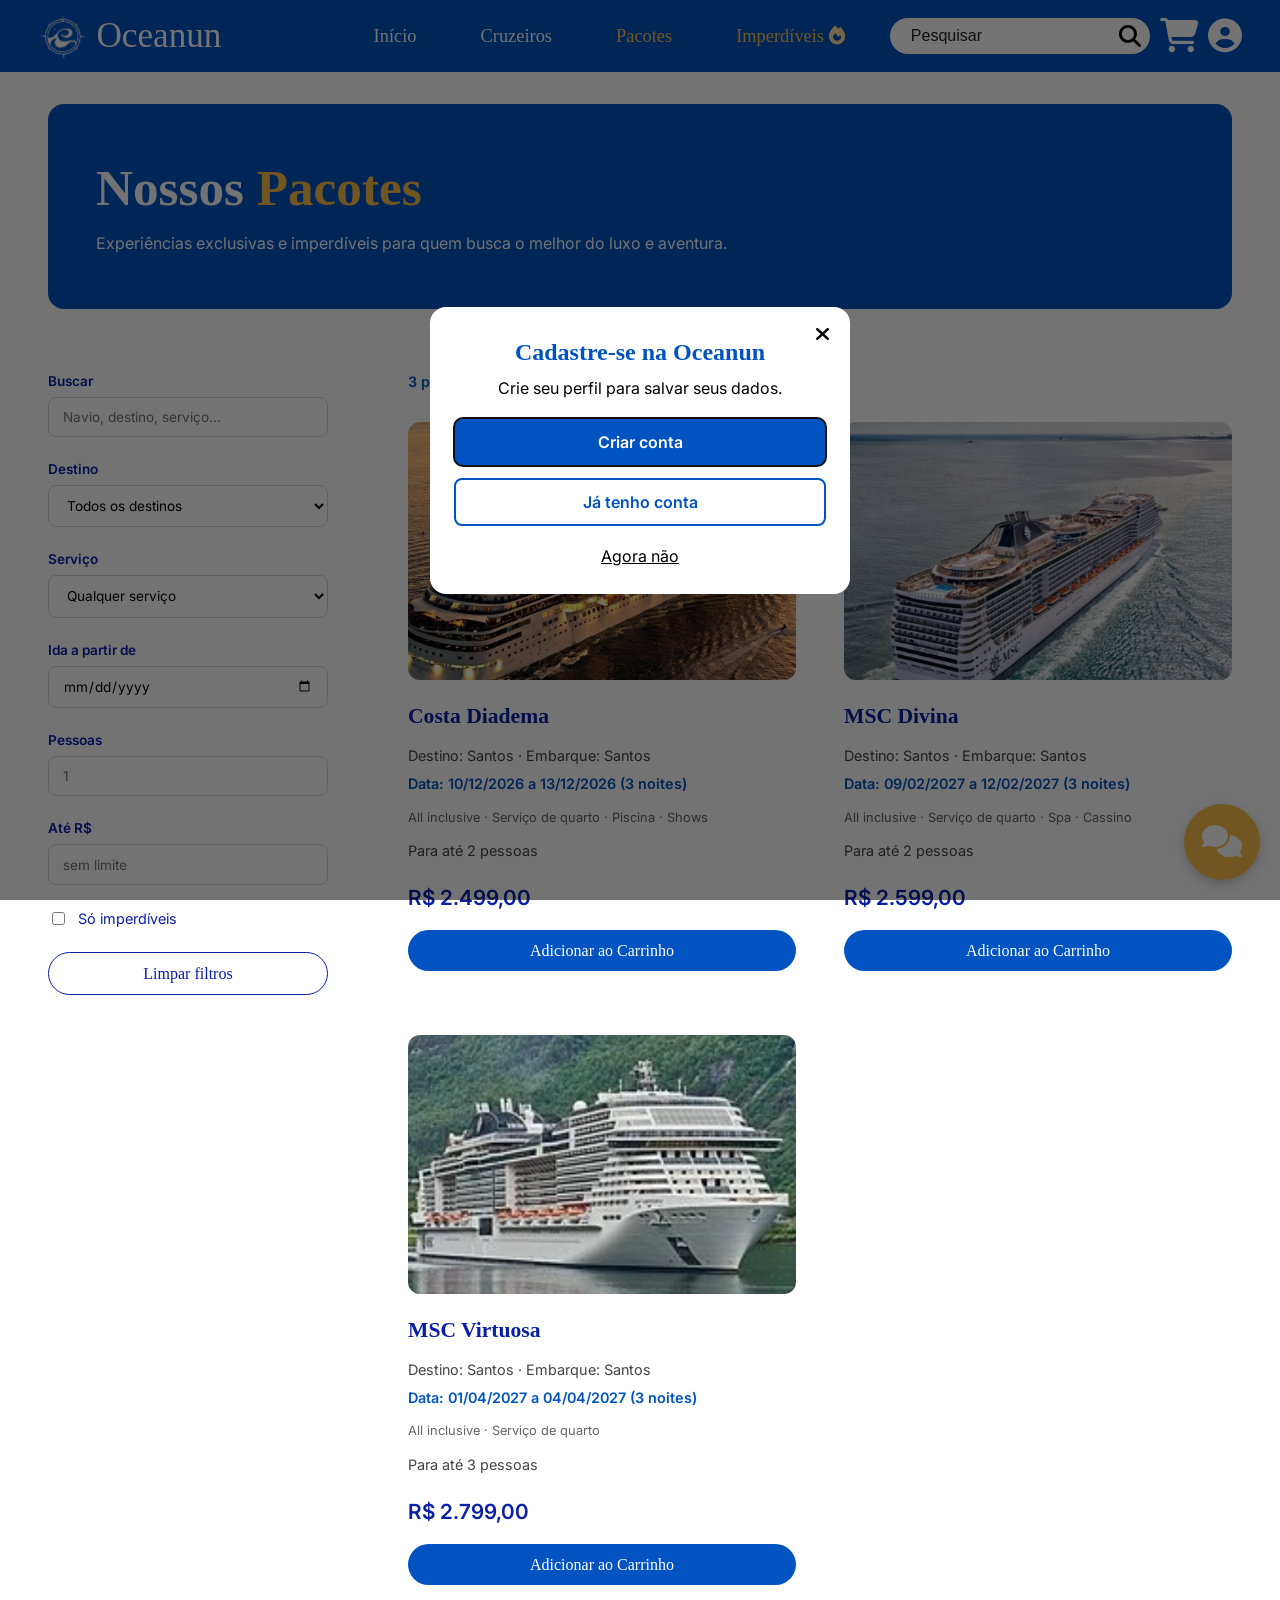
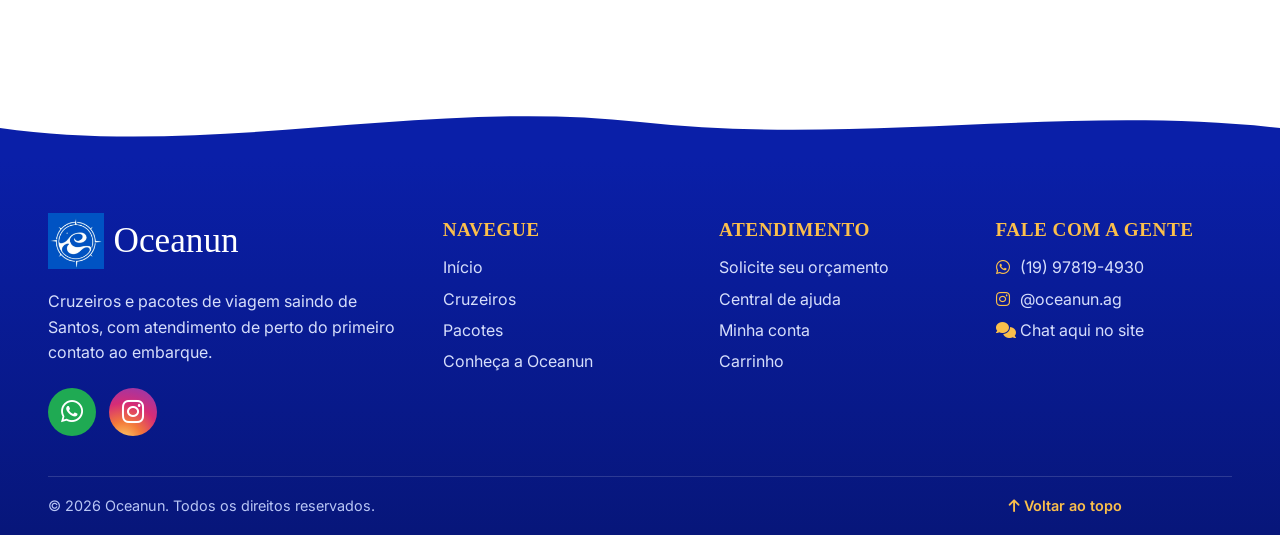
<file: Website/others/pacotes/index.html>
<!DOCTYPE html>
<html lang="pt-br">
<head>
    <meta charset="UTF-8">
    <meta name="viewport" content="width=device-width, initial-scale=1.0">
    <link rel="preconnect" href="https://fonts.googleapis.com">
    <link href="https://fonts.googleapis.com/css2?family=Oswald:wght@500;600&family=Inter:wght@400;600&display=swap" rel="stylesheet">
    <link rel="stylesheet" href="https://cdnjs.cloudflare.com/ajax/libs/font-awesome/6.5.1/css/all.min.css">
    <link rel="stylesheet" href="../../style.css">
    <link rel="stylesheet" href="style.css">
    <link rel="stylesheet" href="cart-style.css">
    <link rel="icon" href="../../img/image.png">
    <title>Oceanun - Pacotes</title>
</head>
<body>
    <nav>
        <a href="../../index.html" class="logo">
            <img src="../../img/image.png" alt="Logo Oceanun">
            <span>Oceanun</span>
        </a>
        <ul class="menu">
            <li><a href="../../index.html">Início</a></li>
            <li><a href="../cruzeiros/index.html">Cruzeiros</a></li>
            <li><a href="index.html" style="color: var(--amarelo);">Pacotes</a></li>
        </ul>
        <div class="acoes">
            <form class="pesquisa" role="search">
                <input type="text" placeholder="Pesquisar">
                <button type="submit" aria-label="Pesquisar">
                    <i class="fa-solid fa-magnifying-glass"></i>
                </button>
            </form>
            <a href="../carrinho/index.html" class="icone" aria-label="Carrinho">
                <i class="fa-solid fa-cart-shopping"></i>
            </a>
            <a href="../perfil/index.html" class="icone" aria-label="Minha conta">
                <i class="fa-solid fa-circle-user"></i>
            </a>
        </div>
    </nav>

    <main class="pacotes-page">
        <section class="header-section">
            <h1>Nossos <span class="highlight">Pacotes</span></h1>
            <p>Experiências exclusivas e imperdíveis para quem busca o melhor do luxo e aventura.</p>
        </section>

        <div class="catalogo">
            <aside>
                <form id="filtros" class="filtros">
                    <label>Buscar <input type="search" name="q" placeholder="Navio, destino, serviço..."></label>
                    <label>Destino <select name="destino"><option value="">Todos os destinos</option></select></label>
                    <label>Serviço <select name="servico"><option value="">Qualquer serviço</option></select></label>
                    <label>Ida a partir de <input type="date" name="inicio"></label>
                    <label>Pessoas <input type="number" name="pessoas" min="1" placeholder="1"></label>
                    <label>Até R$ <input type="number" name="max" min="0" step="100" placeholder="sem limite"></label>
                    <label class="check"><input type="checkbox" name="destaque" value="1"> Só imperdíveis</label>
                    <button type="reset" class="btn branco">Limpar filtros</button>
                </form>
            </aside>
            <section class="resultados">
                <p id="contagem" class="contagem"></p>
                <div id="cards"></div>
            </section>
        </div>
    </main>

    <footer>
        <p>&copy; 2026 Oceanun. Todos os direitos reservados.</p>
    </footer>
    <button id="chat" aria-label="ChatBot"><i class="fa-solid fa-comments"></i></button>

    <script src="../../js/pacotes-db.js"></script>
    <script src="../../js/catalogo.js"></script>
    <script src="script.js"></script>
</body>
</html>
</file>
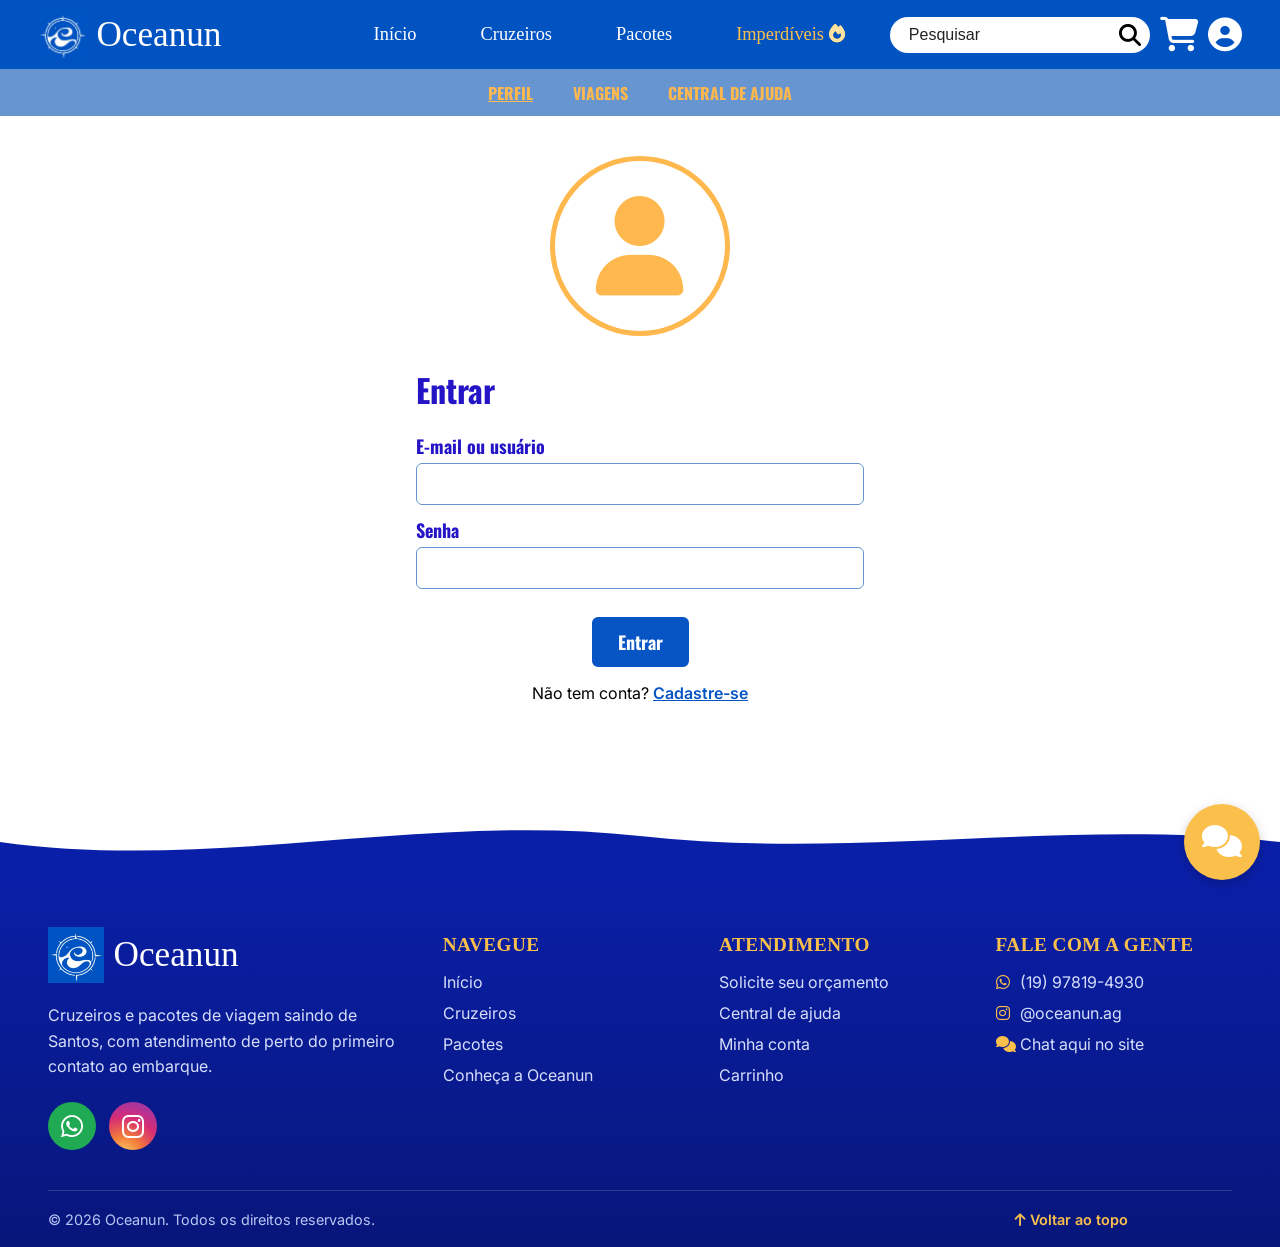
<file: Website/others/perfil/index.html>
<!DOCTYPE html>
<html lang="pt-br">
<head>
    <meta charset="UTF-8">
    <meta name="viewport" content="width=device-width, initial-scale=1.0">
    <title>Oceanun - Perfil do Usuário</title>
    <link rel="preconnect" href="https://fonts.googleapis.com">
    <link rel="preconnect" href="https://fonts.gstatic.com" crossorigin>
    <link href="https://fonts.googleapis.com/css2?family=Oswald:wght@400;600;700&family=Inter:wght@400;600&display=swap" rel="stylesheet">
    <link rel="stylesheet" href="https://cdnjs.cloudflare.com/ajax/libs/font-awesome/6.5.1/css/all.min.css">
    <link rel="stylesheet" href="../../style.css">
    <link rel="stylesheet" href="./style.css">
    <link rel="icon" href="../../img/image.png">
</head>
<body>
    <nav>
        <a href="../../index.html" class="logo">
            <img src="../../img/image.png" alt="Logo Oceanun">
            <span>Oceanun</span>
        </a>
        <ul class="menu">
            <li><a href="../../index.html">Início</a></li>
            <li><a href="../cruzeiros/index.html">Cruzeiros</a></li>
            <li><a href="../pacotes/index.html">Pacotes</a></li>
        </ul>
        <div class="acoes">
            <form class="pesquisa" role="search">
                <input type="text" placeholder="Pesquisar">
                <button type="submit" aria-label="Pesquisar">
                    <i class="fa-solid fa-magnifying-glass"></i>
                </button>
            </form>
            <a href="../carrinho/index.html" class="icone" aria-label="Carrinho">
                <i class="fa-solid fa-cart-shopping"></i>
            </a>
            <a href="index.html" class="icone" aria-label="Minha conta">
                <i class="fa-solid fa-circle-user"></i>
            </a>
        </div>
    </nav>
    <nav class="secondary-nav">
        <ul class="secondary-links">
            <li><a href="index.html" class="active">Perfil</a></li>
            <li><a href="viagens/index.html">Viagens</a></li>
            <li><a href="ajuda/index.html">Central de ajuda</a></li>
        </ul>
    </nav>

    <main class="profile-container">
        <div class="profile-avatar">
            <i class="fa-solid fa-user"></i>
        </div>

        <section id="perfil-dados" class="perfil-painel" hidden>
            <header class="perfil-hero">
                <div class="hero-foto">
                    <div class="hero-avatar">
                        <img id="avatar-img" alt="Sua foto de perfil" hidden>
                        <i class="fa-solid fa-user" id="avatar-icone" aria-hidden="true"></i>
                    </div>
                    <button type="button" class="avatar-trocar" id="foto-escolher" aria-label="Trocar foto de perfil" title="Trocar foto">
                        <i class="fa-solid fa-camera"></i>
                    </button>
                    <input type="file" id="foto-arquivo" accept="image/png,image/jpeg,image/webp" hidden>
                </div>
                <div class="hero-texto">
                    <p class="hero-saudacao">Olá,</p>
                    <h1 id="hero-nome"></h1>
                    <p><i class="fa-solid fa-envelope" aria-hidden="true"></i> <span id="hero-email"></span></p>
                    <p class="hero-desde" id="hero-desde"></p>
                    <div class="foto-acoes">
                        <button type="button" class="hero-link" id="foto-pasta" hidden><i class="fa-solid fa-folder-open"></i> Gravar foto em img/perfil</button>
                        <button type="button" class="hero-link" id="foto-remover" hidden><i class="fa-solid fa-trash"></i> Remover foto</button>
                    </div>
                    <p class="foto-status" id="foto-status" role="status"></p>
                </div>
                <div class="hero-acoes">
                    <button type="button" class="perfil-btn amarelo" id="perfil-editar"><i class="fa-solid fa-pen"></i> Editar dados</button>
                    <button type="button" class="perfil-btn claro" id="perfil-sair"><i class="fa-solid fa-right-from-bracket"></i> Sair</button>
                </div>
            </header>

            <div class="perfil-grade">
                <section class="perfil-cartao cab-azul">
                    <header><i class="fa-solid fa-id-card" aria-hidden="true"></i><h2>Dados pessoais</h2></header>
                    <dl class="cartao-corpo dados-lista">
                        <div><dt>Nome</dt><dd id="ver-nome"></dd></div>
                        <div><dt>CPF</dt><dd id="ver-cpf"></dd></div>
                        <div><dt>Nascimento</dt><dd id="ver-nascimento"></dd></div>
                        <div><dt>E-mail</dt><dd id="ver-email"></dd></div>
                        <div><dt>Telefone</dt><dd id="ver-telefone"></dd></div>
                    </dl>
                </section>

                <section class="perfil-cartao cab-amarelo">
                    <header><i class="fa-solid fa-chart-simple" aria-hidden="true"></i><h2>Resumo da conta</h2></header>
                    <div class="cartao-corpo">
                        <p class="completo-rotulo">Perfil <strong id="completo-pct"></strong> completo</p>
                        <div class="completo-trilho" aria-hidden="true"><div class="completo-barra" id="completo-barra"></div></div>
                        <p class="completo-dica" id="completo-dica"></p>
                        <ul class="resumo-lista">
                            <li><i class="fa-solid fa-calendar-check" aria-hidden="true"></i><span>Cliente desde</span><strong id="resumo-desde"></strong></li>
                            <li><i class="fa-solid fa-cart-shopping" aria-hidden="true"></i><span>Itens no carrinho</span><strong id="resumo-carrinho"></strong></li>
                            <li><i class="fa-solid fa-comments" aria-hidden="true"></i><span>Mensagens com a equipe</span><strong id="resumo-mensagens"></strong></li>
                        </ul>
                        <div class="resumo-botoes">
                            <a class="perfil-btn secundario" href="../carrinho/index.html">Ver carrinho</a>
                            <button type="button" class="perfil-btn secundario" id="abrir-chat">Falar com a equipe</button>
                        </div>
                    </div>
                </section>

                <section class="perfil-cartao cab-escuro">
                    <header><i class="fa-solid fa-location-dot" aria-hidden="true"></i><h2>Endereço</h2></header>
                    <form class="cartao-corpo campos-grade" id="form-endereco" novalidate>
                        <label class="perfil-campo">CEP<input name="cep" inputmode="numeric" autocomplete="postal-code" placeholder="00000-000" maxlength="9"><span class="erro" data-erro="cep"></span></label>
                        <label class="perfil-campo">Estado<select name="uf" autocomplete="address-level1"><option value="">Selecione</option></select><span class="erro" data-erro="uf"></span></label>
                        <label class="perfil-campo largo">Rua<input name="rua" autocomplete="address-line1" maxlength="120"></label>
                        <label class="perfil-campo">Número<input name="numero" maxlength="10"></label>
                        <label class="perfil-campo">Complemento<input name="complemento" autocomplete="address-line2" maxlength="60"></label>
                        <label class="perfil-campo largo">Cidade<input name="cidade" autocomplete="address-level2" maxlength="80"></label>
                        <div class="largo cartao-rodape">
                            <button type="submit" class="perfil-btn">Salvar endereço</button>
                            <span class="salvo" role="status"></span>
                        </div>
                    </form>
                </section>

                <section class="perfil-cartao cab-azul">
                    <header><i class="fa-solid fa-bell" aria-hidden="true"></i><h2>Preferências de contato</h2></header>
                    <form class="cartao-corpo" id="form-preferencias" novalidate>
                        <label class="alternar"><input type="checkbox" name="email"><span class="alternar-trilho" aria-hidden="true"></span>
                            <span><strong>Ofertas por e-mail</strong><small>Promoções e novos cruzeiros.</small></span></label>
                        <label class="alternar"><input type="checkbox" name="whatsapp"><span class="alternar-trilho" aria-hidden="true"></span>
                            <span><strong>Avisos pelo WhatsApp</strong><small>Lembretes de embarque e pagamento.</small></span></label>
                        <label class="perfil-campo">Destino de interesse<select name="destino"><option value="">Nenhum</option></select></label>
                        <div class="cartao-rodape">
                            <button type="submit" class="perfil-btn">Salvar preferências</button>
                            <span class="salvo" role="status"></span>
                        </div>
                    </form>
                </section>

                <section class="perfil-cartao cab-degrade">
                    <header><i class="fa-solid fa-shield-halved" aria-hidden="true"></i><h2>Alterar senha</h2></header>
                    <form class="cartao-corpo" id="form-senha" novalidate>
                        <label class="perfil-campo">Senha atual<input type="password" name="atual" autocomplete="current-password"><span class="erro" data-erro="atual"></span></label>
                        <label class="perfil-campo">Nova senha<input type="password" name="nova" autocomplete="new-password"><span class="erro" data-erro="nova"></span></label>
                        <label class="perfil-campo">Confirmar nova senha<input type="password" name="confirmar" autocomplete="new-password"><span class="erro" data-erro="confirmar"></span></label>
                        <span class="erro" data-erro="geral"></span>
                        <div class="cartao-rodape">
                            <button type="submit" class="perfil-btn">Alterar senha</button>
                            <span class="salvo" role="status"></span>
                        </div>
                    </form>
                </section>

                <section class="perfil-cartao cab-perigo">
                    <header><i class="fa-solid fa-triangle-exclamation" aria-hidden="true"></i><h2>Excluir conta</h2></header>
                    <div class="cartao-corpo">
                        <p>Apaga seus dados, endereço, preferências e foto deste navegador. Não é possível desfazer.</p>
                        <div class="cartao-rodape">
                            <button type="button" class="perfil-btn perigo" id="perfil-excluir">Excluir minha conta</button>
                        </div>
                    </div>
                </section>
            </div>
        </section>

        <form id="login-form" class="form-perfil" novalidate hidden>
            <h1>Entrar</h1>
            <label for="login-email">E-mail ou usuário</label>
            <input id="login-email" name="email" type="text" autocomplete="username">

            <label for="login-senha">Senha</label>
            <input id="login-senha" name="senha" type="password" autocomplete="current-password">

            <p class="erro" id="erro-login" role="alert"></p>
            <div class="perfil-botoes">
                <button type="submit" class="perfil-btn" id="login-entrar">Entrar</button>
            </div>
            <p class="troca-acesso">Não tem conta? <button type="button" id="ir-cadastro">Cadastre-se</button></p>
        </form>

        <form id="perfil-form" class="form-perfil" novalidate hidden>
            <h1 id="perfil-titulo"></h1>
            <p class="troca-acesso" id="perfil-aviso">Já tem conta? <button type="button" id="ir-login">Entrar</button></p>
            <label for="nome">Nome completo</label>
            <input id="nome" name="nome" type="text" autocomplete="name" aria-describedby="erro-nome">
            <p class="erro" id="erro-nome"></p>

            <label for="cpf">CPF</label>
            <input id="cpf" name="cpf" type="text" inputmode="numeric" placeholder="000.000.000-00" aria-describedby="erro-cpf">
            <p class="erro" id="erro-cpf"></p>

            <label for="nascimento">Data de nascimento</label>
            <input id="nascimento" name="nascimento" type="date" autocomplete="bday" aria-describedby="erro-nascimento">
            <p class="erro" id="erro-nascimento"></p>

            <label for="email">E-mail</label>
            <input id="email" name="email" type="email" autocomplete="email" aria-describedby="erro-email">
            <p class="erro" id="erro-email"></p>

            <label for="telefone">Telefone com DDD</label>
            <input id="telefone" name="telefone" type="tel" autocomplete="tel-national" placeholder="(19) 99999-9999" aria-describedby="erro-telefone">
            <p class="erro" id="erro-telefone"></p>

            <div id="campos-senha">
                <label for="senha">Senha</label>
                <input id="senha" name="senha" type="password" autocomplete="new-password" aria-describedby="erro-senha">
                <p class="erro" id="erro-senha"></p>

                <label for="confirmar">Confirmar senha</label>
                <input id="confirmar" name="confirmar" type="password" autocomplete="new-password" aria-describedby="erro-confirmar">
                <p class="erro" id="erro-confirmar"></p>
            </div>

            <p class="erro" id="erro-geral" role="alert"></p>
            <div class="perfil-botoes">
                <button type="submit" class="perfil-btn" id="perfil-salvar"></button>
                <button type="button" class="perfil-btn secundario" id="perfil-cancelar">Cancelar</button>
            </div>
        </form>
    </main>

    <footer>
        <p>&copy; 2026 Oceanun. Todos os direitos reservados.</p>
    </footer>
    <button id="chat" aria-label="ChatBot"><i class="fa-solid fa-comments"></i></button>

    <script src="../../js/pacotes-db.js"></script>
    <script src="../../js/catalogo.js"></script>
    <script src="./script.js"></script>
</body>
</html>
</file>
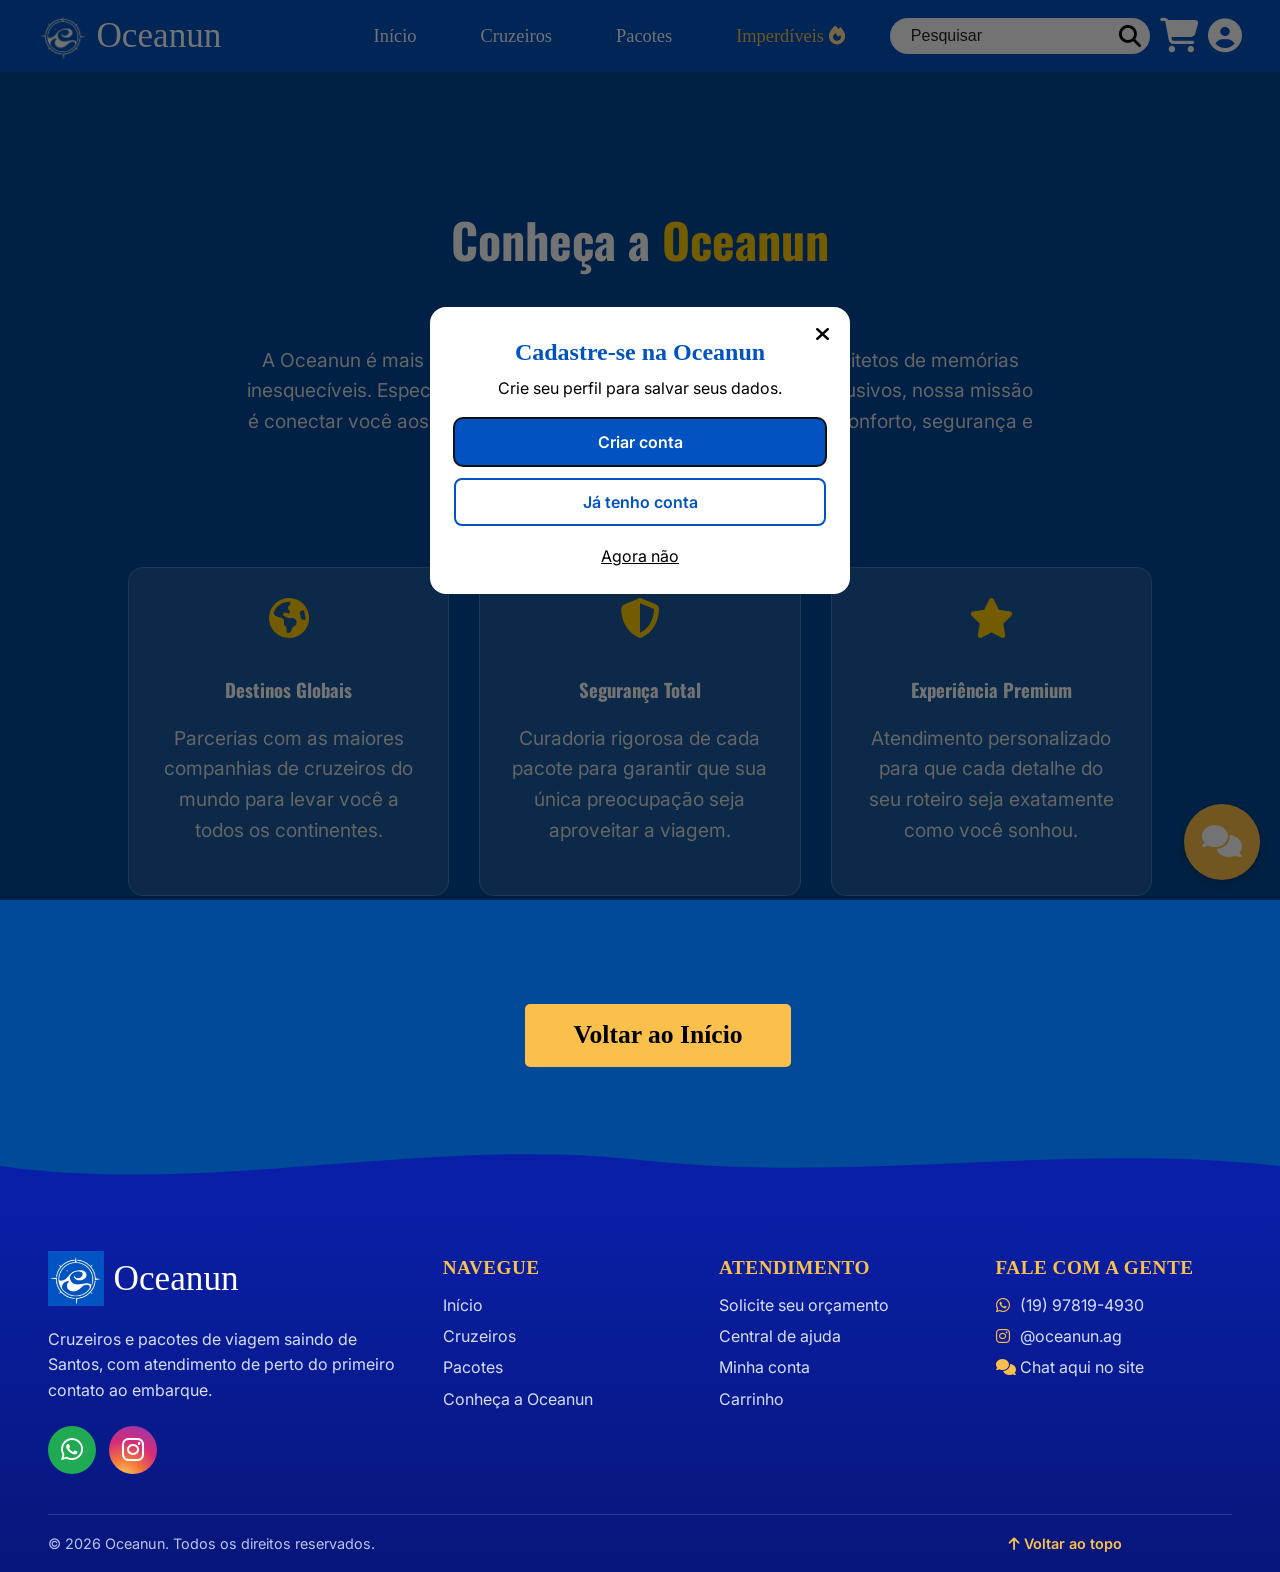
<file: Website/others/sobre/index.html>
<!DOCTYPE html>
<html lang="pt-br">
<head>
    <meta charset="UTF-8">
    <meta name="viewport" content="width=device-width, initial-scale=1.0">
    <link rel="preconnect" href="https://fonts.googleapis.com">
    <link href="https://fonts.googleapis.com/css2?family=Oswald:wght@500;600&family=Inter:wght@400;600&display=swap" rel="stylesheet">
    <link rel="stylesheet" href="https://cdnjs.cloudflare.com/ajax/libs/font-awesome/6.5.1/css/all.min.css">
    <link rel="stylesheet" href="../../style.css">
    <link rel="icon" href="../../img/image.png">
    <title>Conheça a Oceanun - Oceanun</title>
    <style>
        body {
            background-color: #004a99; /* Ocean Blue */
            color: white;
        }
        .sobre-container {
            padding: 100px 10% 50px;
            display: flex;
            flex-direction: column;
            align-items: center;
            text-align: center;
            gap: 30px;
        }
        .sobre-container h1 {
            font-family: 'Oswald', sans-serif;
            font-size: 3rem;
            color: #fff;
            margin-bottom: 20px;
        }
        .sobre-container p {
            font-family: 'Inter', sans-serif;
            font-size: 1.2rem;
            line-height: 1.6;
            color: #e0e0e0;
            max-width: 800px;
        }

        .valores {
            display: grid;
            grid-template-columns: repeat(auto-fit, minmax(250px, 1fr));
            gap: 30px;
            width: 100%;
            margin-top: 50px;
        }
        .valor-card {
            background: rgba(255, 255, 255, 0.1);
            backdrop-filter: blur(10px);
            color: white;
            padding: 30px;
            border-radius: 15px;
            transition: transform 0.3s ease;
            border: 1px solid rgba(255, 255, 255, 0.2);
        }
        .valor-card:hover {
            transform: translateY(-10px);
            background: rgba(255, 255, 255, 0.2);
        }
        .valor-card i {
            font-size: 2.5rem;
            color: #ffcc00; /* Yellow from btn amarelo */
            margin-bottom: 20px;
        }
        .valor-card h3 {
            font-family: 'Oswald', sans-serif;
            margin-bottom: 15px;
            color: #fff;
        }
        .valor-card p {
            color: #e0e0e0 !important;
        }
    </style>
</head>
<body>
    <nav>
        <a href="../../index.html" class="logo">
            <img src="../../img/image.png" alt="Logo Oceanun">
            <span>Oceanun</span>
        </a>
        <ul class="menu">
            <li><a href="../../index.html">Início</a></li>
            <li><a href="../cruzeiros/index.html">Cruzeiros</a></li>
            <li><a href="../pacotes/index.html">Pacotes</a></li>
        </ul>
        <div class="acoes">
            <form class="pesquisa" role="search">
                <input type="text" placeholder="Pesquisar">
                <button type="submit" aria-label="Pesquisar">
                    <i class="fa-solid fa-magnifying-glass"></i>
                </button>
            </form>
            <a href="../carrinho/index.html" class="icone" aria-label="Carrinho">
                <i class="fa-solid fa-cart-shopping"></i>
            </a>
            <a href="../perfil/index.html" class="icone" aria-label="Minha conta">
                <i class="fa-solid fa-circle-user"></i>
            </a>
        </div>
    </nav>

    <main class="sobre-container">
        <h1>Conheça a <span style="color: #ffcc00;">Oceanun</span></h1>
        <p>A Oceanun é mais do que uma agência de viagens; somos os arquitetos de memórias inesquecíveis. Especializados em cruzeiros e pacotes turísticos exclusivos, nossa missão é conectar você aos destinos mais deslumbrantes do planeta com conforto, segurança e sofisticação.</p>

        <div class="valores">
            <div class="valor-card">
                <i class="fa-solid fa-earth-americas"></i>
                <h3>Destinos Globais</h3>
                <p>Parcerias com as maiores companhias de cruzeiros do mundo para levar você a todos os continentes.</p>
            </div>
            <div class="valor-card">
                <i class="fa-solid fa-shield-halved"></i>
                <h3>Segurança Total</h3>
                <p>Curadoria rigorosa de cada pacote para garantir que sua única preocupação seja aproveitar a viagem.</p>
            </div>
            <div class="valor-card">
                <i class="fa-solid fa-star"></i>
                <h3>Experiência Premium</h3>
                <p>Atendimento personalizado para que cada detalhe do seu roteiro seja exatamente como você sonhou.</p>
            </div>
        </div>

        <div style="margin-top: 60px;">
            <a href="../../index.html" class="btn amarelo" style="text-decoration: none; padding: 15px 30px; border-radius: 5px; color: #000; font-weight: bold;">Voltar ao Início</a>
        </div>
    </main>

    <footer>
        <p>&copy; 2026 Oceanun. Todos os direitos reservados.</p>
    </footer>
<script src="../../js/pacotes-db.js"></script>
    <script src="../../js/catalogo.js"></script>
</body>
</html>
</file>
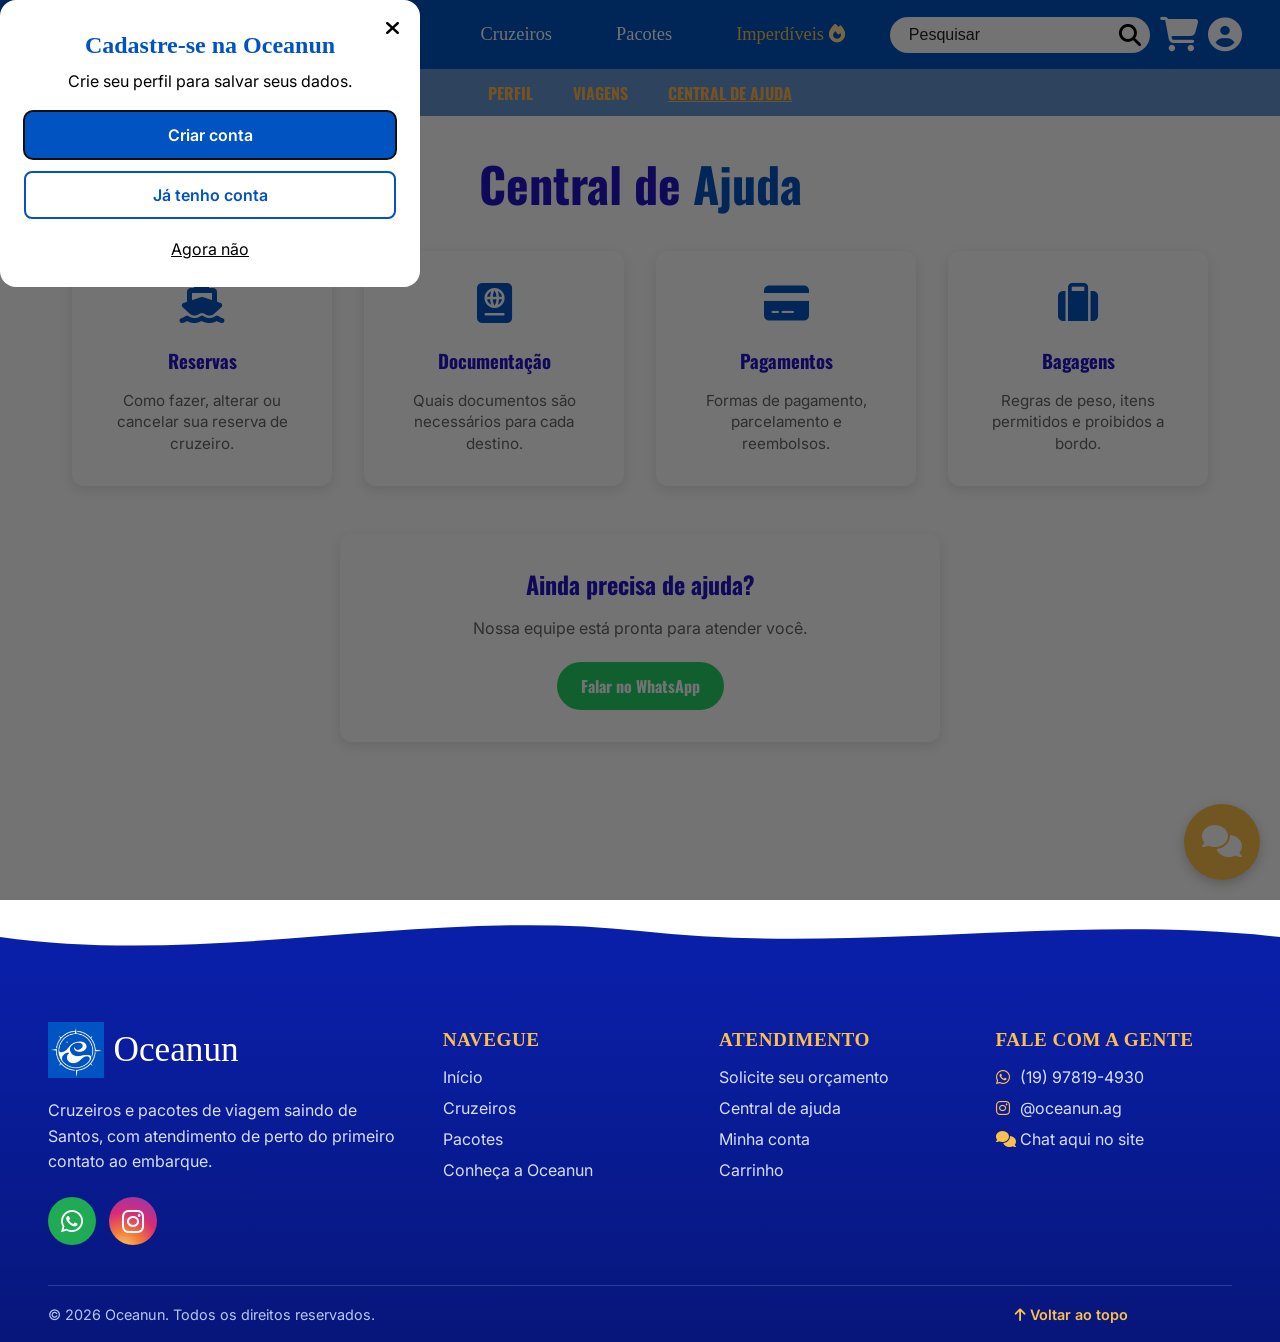
<file: Website/others/perfil/ajuda/index.html>
<!DOCTYPE html>
<html lang="pt-br">
<head>
    <meta charset="UTF-8">
    <meta name="viewport" content="width=device-width, initial-scale=1.0">
    <title>Oceanun - Central de Ajuda</title>
    <link rel="preconnect" href="https://fonts.googleapis.com">
    <link rel="preconnect" href="https://fonts.gstatic.com" crossorigin>
    <link href="https://fonts.googleapis.com/css2?family=Oswald:wght@400;600;700&family=Inter:wght@400;600&display=swap" rel="stylesheet">
    <link rel="stylesheet" href="https://cdnjs.cloudflare.com/ajax/libs/font-awesome/6.5.1/css/all.min.css">
    <link rel="stylesheet" href="../../../style.css">
    <link rel="stylesheet" href="../style.css">
    <link rel="stylesheet" href="style.css">
    <link rel="icon" href="../../../img/image.png">
</head>
<body>
    <nav>
        <a href="../../../index.html" class="logo">
            <img src="../../../img/image.png" alt="Logo Oceanun">
            <span>Oceanun</span>
        </a>
        <ul class="menu">
            <li><a href="../../../index.html">Início</a></li>
            <li><a href="../../cruzeiros/index.html">Cruzeiros</a></li>
            <li><a href="../../pacotes/index.html">Pacotes</a></li>
        </ul>
        <div class="acoes">
            <form class="pesquisa" role="search">
                <input type="text" placeholder="Pesquisar">
                <button type="submit" aria-label="Pesquisar">
                    <i class="fa-solid fa-magnifying-glass"></i>
                </button>
            </form>
            <a href="../../carrinho/index.html" class="icone" aria-label="Carrinho">
                <i class="fa-solid fa-cart-shopping"></i>
            </a>
            <a href="../index.html" class="icone" aria-label="Minha conta">
                <i class="fa-solid fa-circle-user"></i>
            </a>
        </div>
    </nav>
    <nav class="secondary-nav">
        <ul class="secondary-links">
            <li><a href="../index.html">Perfil</a></li>
            <li><a href="../viagens/index.html">Viagens</a></li>
            <li><a href="index.html" class="active">Central de ajuda</a></li>
        </ul>
    </nav>

    <main class="help-container">
        <h1 class="page-title">Central de <span class="highlight">Ajuda</span></h1>

        <div class="help-grid">
            <div class="help-card">
                <i class="fa-solid fa-ship"></i>
                <h3>Reservas</h3>
                <p>Como fazer, alterar ou cancelar sua reserva de cruzeiro.</p>
            </div>
            <div class="help-card">
                <i class="fa-solid fa-passport"></i>
                <h3>Documentação</h3>
                <p>Quais documentos são necessários para cada destino.</p>
            </div>
            <div class="help-card">
                <i class="fa-solid fa-credit-card"></i>
                <h3>Pagamentos</h3>
                <p>Formas de pagamento, parcelamento e reembolsos.</p>
            </div>
            <div class="help-card">
                <i class="fa-solid fa-suitcase"></i>
                <h3>Bagagens</h3>
                <p>Regras de peso, itens permitidos e proibidos a bordo.</p>
            </div>
        </div>

        <div class="contact-section">
            <h2>Ainda precisa de ajuda?</h2>
            <p>Nossa equipe está pronta para atender você.</p>
            <a href="https://wa.me/5519978194930" class="btn-contact">Falar no WhatsApp</a>
        </div>
    </main>

    <footer>
        <p>&copy; 2026 Oceanun. Todos os direitos reservados.</p>
    </footer>
    <button id="chat" aria-label="ChatBot"><i class="fa-solid fa-comments"></i></button>

<script src="../../../js/pacotes-db.js"></script>
    <script src="../../../js/catalogo.js"></script>
</body>
</html>
</file>
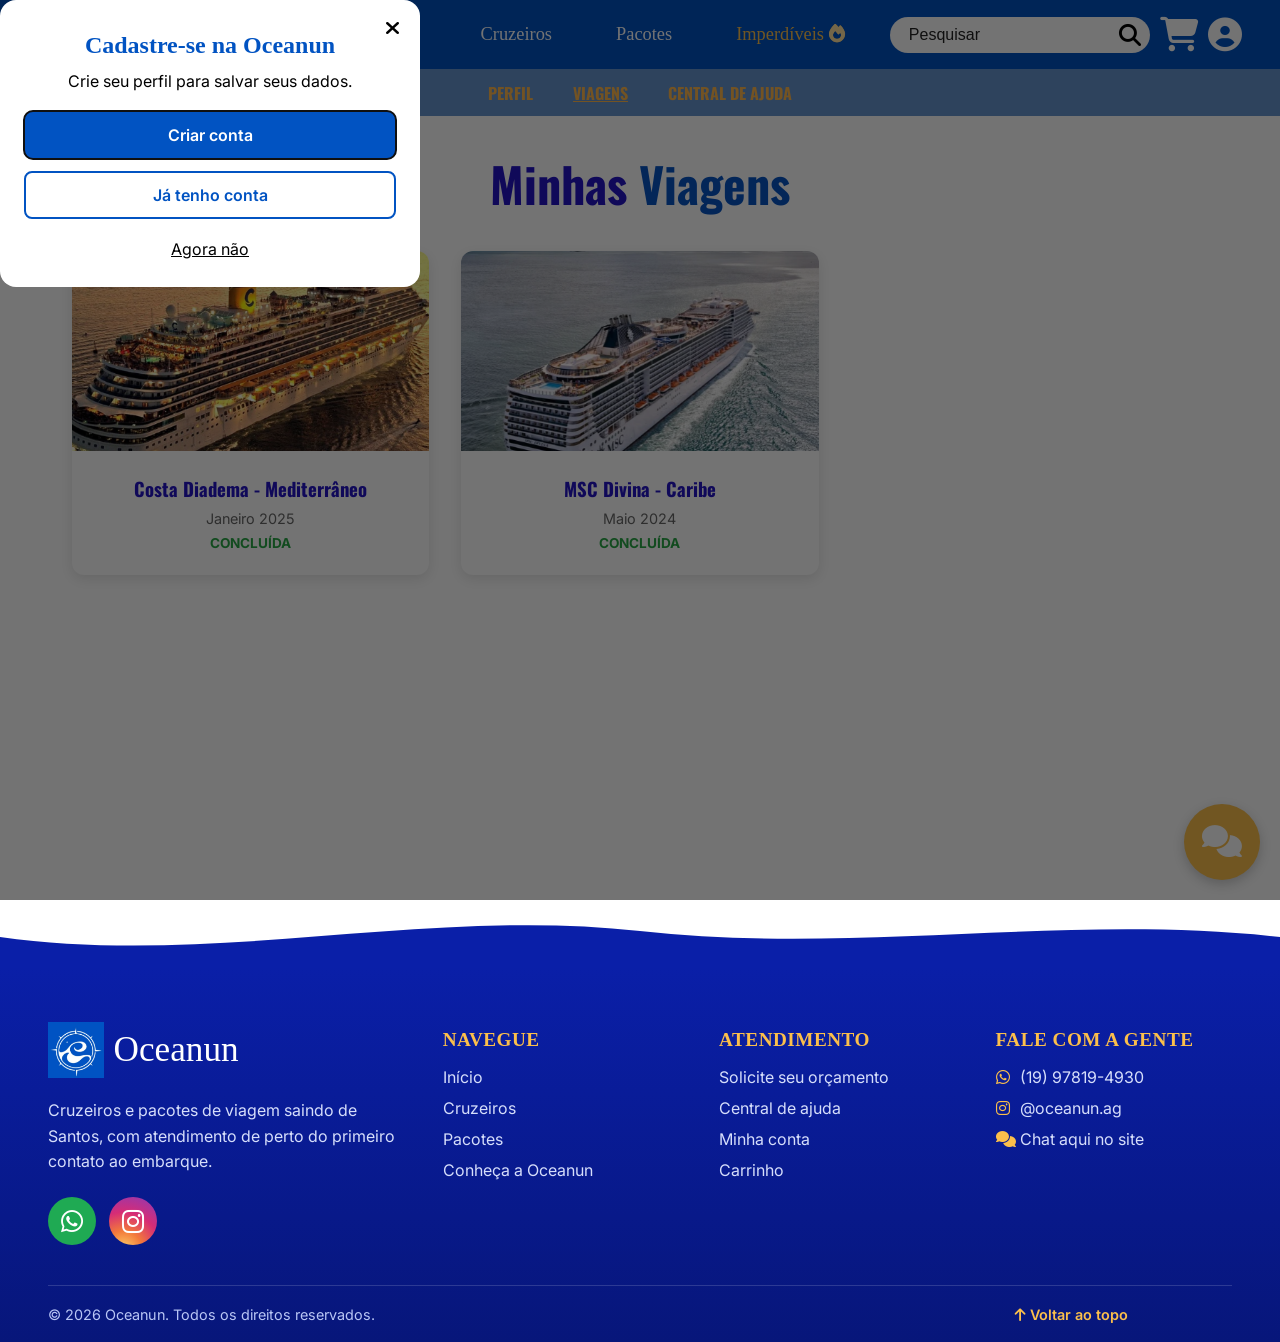
<file: Website/others/perfil/viagens/index.html>
<!DOCTYPE html>
<html lang="pt-br">
<head>
    <meta charset="UTF-8">
    <meta name="viewport" content="width=device-width, initial-scale=1.0">
    <title>Oceanun - Minhas Viagens</title>
    <link rel="preconnect" href="https://fonts.googleapis.com">
    <link rel="preconnect" href="https://fonts.gstatic.com" crossorigin>
    <link href="https://fonts.googleapis.com/css2?family=Oswald:wght@400;600;700&family=Inter:wght@400;600&display=swap" rel="stylesheet">
    <link rel="stylesheet" href="https://cdnjs.cloudflare.com/ajax/libs/font-awesome/6.5.1/css/all.min.css">
    <link rel="stylesheet" href="../../../style.css">
    <link rel="stylesheet" href="../style.css">
    <link rel="stylesheet" href="style.css">
    <link rel="icon" href="../../../img/image.png">
</head>
<body>
    <nav>
        <a href="../../../index.html" class="logo">
            <img src="../../../img/image.png" alt="Logo Oceanun">
            <span>Oceanun</span>
        </a>
        <ul class="menu">
            <li><a href="../../../index.html">Início</a></li>
            <li><a href="../../cruzeiros/index.html">Cruzeiros</a></li>
            <li><a href="../../pacotes/index.html">Pacotes</a></li>
        </ul>
        <div class="acoes">
            <form class="pesquisa" role="search">
                <input type="text" placeholder="Pesquisar">
                <button type="submit" aria-label="Pesquisar">
                    <i class="fa-solid fa-magnifying-glass"></i>
                </button>
            </form>
            <a href="../../carrinho/index.html" class="icone" aria-label="Carrinho">
                <i class="fa-solid fa-cart-shopping"></i>
            </a>
            <a href="../index.html" class="icone" aria-label="Minha conta">
                <i class="fa-solid fa-circle-user"></i>
            </a>
        </div>
    </nav>
    <nav class="secondary-nav">
        <ul class="secondary-links">
            <li><a href="../index.html">Perfil</a></li>
            <li><a href="index.html" class="active">Viagens</a></li>
            <li><a href="../ajuda/index.html">Central de ajuda</a></li>
        </ul>
    </nav>

    <main class="trips-container">
        <h1 class="page-title">Minhas <span class="highlight">Viagens</span></h1>

        <div class="trips-list">
            <!-- Past Trip 1 -->
            <div class="trip-card">
                <img src="../../../img/travel/Ocenun(1).png" alt="Viagem Passada">
                <div class="trip-info">
                    <h3>Costa Diadema - Mediterrâneo</h3>
                    <p class="trip-date">Janeiro 2025</p>
                    <p class="trip-status">Concluída</p>
                </div>
            </div>

            <!-- Past Trip 2 -->
            <div class="trip-card">
                <img src="../../../img/travel/Ocenun(2).png" alt="Viagem Passada">
                <div class="trip-info">
                    <h3>MSC Divina - Caribe</h3>
                    <p class="trip-date">Maio 2024</p>
                    <p class="trip-status">Concluída</p>
                </div>
            </div>
        </div>
    </main>

    <footer>
        <p>&copy; 2026 Oceanun. Todos os direitos reservados.</p>
    </footer>
    <button id="chat" aria-label="ChatBot"><i class="fa-solid fa-comments"></i></button>

<script src="../../../js/pacotes-db.js"></script>
    <script src="../../../js/catalogo.js"></script>
</body>
</html>
</file>
<file: 7. APLICAÇÃO/style.css>
:root {
    --primary-color: #0153c2;
    --dark-blue: #0a1fa8;
    --accent: #fbbf4b;
    --secondary-color: #fff;
    --title-font: "Brice BoldCondensed";
    --text-font: "Inter";
}

* { box-sizing: border-box; }

body {
    font-family: var(--text-font);
    margin: 0;
    min-height: 100vh;
    display: flex;
    flex-direction: column;
}

/* NAV */
nav {
    background-color: var(--primary-color);
    color: var(--secondary-color);
    padding: 0.6rem 2rem;
    display: flex;
    align-items: center;
    gap: 3rem;
}

.logo {
    display: flex;
    align-items: center;
    gap: 0.5rem;
    color: var(--secondary-color);
    text-decoration: none;
    font-family: var(--title-font);
    font-size: 2.2rem;
}
.logo img { height: 50px; width: 50px; object-fit: contain; }

nav ul {
    display: flex;
    gap: 3.5rem;
    list-style: none;
    margin: 0;
    padding: 0;
}
nav ul a {
    color: var(--secondary-color);
    text-decoration: none;
    font-family: var(--title-font);
    font-size: 1.15rem;
}
nav ul a:hover { color: var(--accent); }

.nav-actions {
    margin-left: auto;
    display: flex;
    align-items: center;
    gap: 0.6rem;
}

.search {
    display: flex;
    align-items: center;
    background: var(--secondary-color);
    border-radius: 20px;
    padding: 0 0.6rem 0 1.2rem;
    height: 36px;
}
#searchInput {
    border: none;
    outline: none;
    width: 210px;
    font-size: 1rem;
    background: transparent;
}
#searchInput::placeholder { color: #222; }
.search button { background: none; border: none; cursor: pointer; padding: 0; display: flex; }

svg { width: 26px; height: 26px; fill: none; stroke: currentColor; stroke-width: 2.2; }
svg .fill, svg.fill { fill: currentColor; stroke: none; }
.icon { color: var(--secondary-color); display: flex; }
.icon svg { width: 38px; height: 38px; }

/* HERO */
main { flex: 1; }

.hero {
    background: var(--primary-color);
    margin-top: 2rem;
    padding: 1.5rem 3rem 0.6rem;
}
.hero h1 {
    font-family: var(--title-font);
    color: var(--secondary-color);
    font-size: 2.4rem;
    margin: 0 0 1rem 3.5rem;
}
.hero h1 span { color: var(--accent); }

.booking {
    background: var(--secondary-color);
    border-radius: 10px;
    padding: 1rem;
    max-width: 920px;
    margin: 0 auto;
}

.trip-types { display: flex; align-items: center; gap: 0.8rem; margin-bottom: 1rem; }
.chip {
    border: 1px solid var(--dark-blue);
    background: var(--secondary-color);
    color: var(--dark-blue);
    border-radius: 999px;
    padding: 0.25rem 0.7rem;
    font-size: 0.75rem;
    cursor: pointer;
}
.chip.active { background: var(--dark-blue); color: var(--secondary-color); }
.divider { width: 2px; height: 22px; background: var(--dark-blue); }

.fields { display: flex; gap: 0.8rem; align-items: stretch; }
.field {
    border: 1px solid #d6d6d6;
    border-radius: 4px;
    display: flex;
    align-items: center;
    height: 42px;
}
.field input { border: none; outline: none; font-size: 0.8rem; padding: 0 0.5rem; background: transparent; }
.route { flex: 2; }
.route input { flex: 1; min-width: 0; }
.swap { background: none; border: none; font-size: 1.2rem; color: #444; cursor: pointer; }
.dates { flex: 1.1; }
.dates label { flex: 1; display: flex; align-items: center; font-size: 0.75rem; color: #555; padding-left: 0.5rem; }
.dates .volta { border-left: 1px solid #d6d6d6; }
.dates input { width: 100%; min-width: 0; }
.travelers { flex-direction: column; align-items: flex-start; justify-content: center; width: 70px; padding-left: 0.4rem; }
.travelers small { font-size: 0.55rem; color: #666; }
.travelers input { width: 100%; padding: 0; }

.btn-buscar {
    background: var(--dark-blue);
    color: var(--secondary-color);
    border: none;
    border-radius: 4px;
    padding: 0 1.4rem;
    font-weight: 600;
    cursor: pointer;
}

.cta { display: flex; justify-content: center; gap: 9rem; margin-top: 0.8rem; }
.btn {
    font-family: var(--title-font);
    font-size: 1.4rem;
    text-decoration: none;
    border-radius: 999px;
    padding: 0.4rem 1.4rem;
    width: 230px;
    text-align: center;
}
.btn-solid { background: var(--accent); color: var(--secondary-color); }
.btn-outline { background: var(--secondary-color); color: var(--accent); }
.btn:hover { filter: brightness(0.95); }

.content { height: 180px; }
.band { background: var(--primary-color); height: 170px; }

/* CHAT */
.chat {
    position: fixed;
    right: 20px;
    bottom: 20px;
    width: 76px;
    height: 76px;
    border-radius: 50%;
    border: none;
    background: var(--accent);
    color: var(--secondary-color);
    font-family: var(--title-font);
    font-size: 1.4rem;
    cursor: pointer;
    box-shadow: 0 4px 12px rgba(0,0,0,.2);
}

footer {
    background-color: var(--primary-color);
    color: var(--secondary-color);
    text-align: center;
    padding: 1rem;
}

@media (max-width: 900px) {
    nav { flex-wrap: wrap; gap: 1rem; padding: 0.6rem 1rem; }
    nav ul { gap: 1.5rem; }
    .hero { padding: 1rem; }
    .hero h1 { margin-left: 0; font-size: 1.8rem; }
    .trip-types { flex-wrap: wrap; }
    .fields { flex-direction: column; }
    .btn-buscar { height: 42px; }
    .travelers { width: 100%; }
    .cta { flex-direction: column; align-items: center; gap: 1rem; }
}
</file>
<file: Website/style.css>
/* CORES E FONTES */
:root {
    --azul: #0153c2;
    --azul-escuro: #0a1fa8;
    --amarelo: #fbbf4b;
    --branco: #fff;
    --fonte-titulo: "Brice BoldCondensed";
    --fonte-texto: "Inter";
}

* {
    box-sizing: border-box;
}

body {
    font-family: var(--fonte-texto);
    margin: 0;
    background: var(--branco);
    min-height: 100vh;
    display: flex;
    flex-direction: column;
}

/* NAV */
nav {
    background: var(--azul);
    padding: 0.6rem 3%;
    display: flex;
    align-items: center;
    position: sticky;
    top: 0;
    z-index: 10;
}

.logo {
    display: flex;
    align-items: center;
    gap: 0.5rem;
    color: var(--branco);
    text-decoration: none;
    font-family: var(--fonte-titulo);
    font-size: 2.2rem;
}

.logo img {
    width: 50px;
    height: 50px;
    object-fit: contain;
}

.menu {
    display: flex;
    gap: clamp(2rem, 5vw, 6rem);
    list-style: none;
    margin-left: auto;
    padding: 0;
}

.menu a {
    color: var(--branco);
    text-decoration: none;
    font-family: var(--fonte-titulo);
    font-size: 1.15rem;
}

.menu a:hover {
    color: var(--amarelo);
}

.acoes {
    margin-left: 5vh;
    display: flex;
    align-items: center;
    gap: 0.6rem;
}

.pesquisa {
    display: flex;
    align-items: center;
    background: var(--branco);
    border-radius: 20px;
    padding: 0 0.6rem 0 1.2rem;
    height: 36px;
}

.pesquisa input {
    border: none;
    outline: none;
    width: 210px;
    font-size: 1rem;
    background: transparent;
}

.pesquisa input::placeholder {
    color: #222;
}

.pesquisa button {
    background: none;
    border: none;
    cursor: pointer;
    padding: 0;
    display: flex;
    font-size: 22px;
}

.icone {
    color: var(--branco);
    display: flex;
    font-size: 34px;
    text-decoration: none;
}

/* INÍCIO */
#inicio {
    position: relative;
    flex: 1;
    overflow: hidden;
    background:
        radial-gradient(circle at 85% 15%, rgba(251, 191, 75, 0.22), transparent 40%),
        linear-gradient(135deg, var(--azul) 0%, var(--azul-escuro) 100%);
    padding: 4rem clamp(1.5rem, 5vw, 6rem) 3.5rem;
    box-sizing: border-box;
    /* Ocupa a primeira tela inteira, descontando o menu */
    min-height: calc(100vh - 69px);
    min-height: calc(100svh - 69px);
    display: flex;
    flex-direction: column;
    justify-content: center;
}

/* Anéis decorativos */
#inicio::before,
#inicio::after {
    content: "";
    position: absolute;
    border-radius: 50%;
    pointer-events: none;
}

#inicio::before {
    right: -160px;
    top: -200px;
    width: 560px;
    height: 560px;
    border: 70px solid rgba(255, 255, 255, 0.06);
}

#inicio::after {
    left: -120px;
    bottom: -220px;
    width: 420px;
    height: 420px;
    border: 50px solid rgba(251, 191, 75, 0.1);
}

#inicio > * {
    position: relative;
    z-index: 1;
    width: 100%;
    box-sizing: border-box;
}

.hero-cabeca {
    margin-bottom: 2rem;
}

#inicio h1 {
    font-family: var(--fonte-titulo);
    color: var(--branco);
    font-size: clamp(2.2rem, 5vw, 4.6rem);
    line-height: 1.1;
    margin: 0 0 0.8rem;
}

#inicio h1 span {
    color: var(--amarelo);
}

.hero-sub {
    margin: 0 0 1.4rem;
    max-width: 48rem;
    color: #dce6ff;
    font-size: clamp(1.1rem, 1.4vw, 1.4rem);
    line-height: 1.5;
}

.hero-selos {
    display: flex;
    flex-wrap: wrap;
    gap: 0.6rem;
    margin: 0;
    padding: 0;
    list-style: none;
}

.hero-selos li {
    display: flex;
    align-items: center;
    gap: 0.5rem;
    padding: 0.45rem 1rem;
    border-radius: 999px;
    background: rgba(255, 255, 255, 0.14);
    color: var(--branco);
    font-weight: 600;
    font-size: 0.95rem;
}

.hero-selos i {
    color: var(--amarelo);
}

/* FORMULÁRIO DE RESERVA */
.reserva {
    background: var(--branco);
    border-radius: 20px;
    padding: 1.6rem 2rem 2rem;
    box-shadow: 0 20px 40px rgba(7, 22, 122, 0.35);
}

.tipos {
    display: flex;
    align-items: center;
    gap: 0.6rem;
    margin-bottom: 1.5rem;
}

.opcao {
    border: 1px solid #c9d4ee;
    background: var(--branco);
    color: var(--azul-escuro);
    border-radius: 999px;
    padding: 0.45rem 1.1rem;
    font-size: 0.95rem;
    font-weight: 600;
    cursor: pointer;
    transition: background 0.15s, border-color 0.15s;
}

.opcao:hover {
    border-color: var(--azul);
    background: #eef3ff;
}

.opcao.ativo {
    border-color: var(--azul-escuro);
    background: var(--azul-escuro);
    color: var(--branco);
}

.divisor {
    width: 2px;
    height: 22px;
    background: var(--azul-escuro);
}

.campos {
    display: flex;
    gap: 0.8rem;
}

.campo {
    border: 1px solid #d3dcf0;
    border-radius: 12px;
    background: #f7f9ff;
    display: flex;
    align-items: center;
    height: 58px;
    transition: border-color 0.15s, box-shadow 0.15s;
}

.campo:focus-within {
    border-color: var(--azul);
    box-shadow: 0 0 0 3px rgba(1, 83, 194, 0.15);
}

.campo input {
    border: none;
    outline: none;
    font-size: 1rem;
    padding: 0 0.5rem;
    background: transparent;
    text-align: center;
    min-width: 0;
}

.rota {
    flex: 2;
}

.rota input {
    flex: 1;
}

#trocar {
    background: none;
    border: none;
    font-size: 1.2rem;
    color: #444;
    cursor: pointer;
}

.datas {
    flex: 1.1;
}

.datas label {
    flex: 1;
    display: flex;
    align-items: center;
    font-size: 0.75rem;
    color: #555;
    padding-left: 0.5rem;
}

#volta {
    border-left: 1px solid #d6d6d6;
}

.datas input {
    width: 100%;
    color: transparent;
}

.datas input:focus {
    color: #555;
}

.viajantes {
    flex-direction: column;
    align-items: flex-start;
    justify-content: center;
    width: 70px;
    padding-left: 0.4rem;
}

.viajantes small {
    font-size: 0.55rem;
    color: #666;
}

.viajantes input {
    width: 100%;
    padding: 0;
}

.buscar {
    display: flex;
    align-items: center;
    gap: 0.5rem;
    background: var(--amarelo);
    color: #0b1a4a;
    border: none;
    border-radius: 12px;
    padding: 0 1.8rem;
    font-size: 1.05rem;
    font-weight: 700;
    cursor: pointer;
    transition: filter 0.15s, transform 0.15s;
}

.buscar:hover {
    filter: brightness(0.95);
    transform: translateY(-1px);
}

/* BOTÕES */
.btn {
    font-family: var(--fonte-titulo);
    font-size: clamp(1.2rem, 2vw, 2rem);
    text-decoration: none;
    border: none;
    border-radius: 999px;
    width: 100%;
    min-height: 7vh;
    height: auto;
    margin: 2vh;
    display: flex;
    justify-content: center;
    align-items: center;
    cursor: pointer;
    padding: 0.5rem 1rem;
    text-align: center;
    line-height: 1.2;
}

.btn:hover {
    filter: brightness(0.95);
}

/* Texto azul-escuro no amarelo e azul no branco, para ter contraste de leitura */
.amarelo {
    background: var(--amarelo);
    color: #0b1a4a;
}

.branco {
    background: var(--branco);
    color: var(--azul);
}

.cta {
    display: flex;
    justify-content: center;
    gap: 1.5rem;
    margin-top: 2.2rem;
    margin-bottom: 0;
}

.cta .btn {
    width: auto;
    min-height: 0;
    margin: 0;
    padding: 1rem 2.6rem;
    font-size: 1.5rem;
    box-shadow: 0 8px 20px rgba(7, 22, 122, 0.35);
    transition: transform 0.15s, filter 0.15s;
}

.cta .btn:hover {
    transform: translateY(-2px);
}

/* PACOTES */
#pacotes {
    position: relative;
    overflow: hidden;
    background: linear-gradient(135deg, var(--azul) 0%, var(--azul-escuro) 100%);
    color: var(--branco);
    width: calc(100% - 6rem);
    max-width: 1300px;
    box-sizing: border-box;
    padding: 4rem 3.5rem;
    margin: 5rem auto;
    border-radius: 32px;
    box-shadow: 0 20px 40px rgba(10, 31, 168, 0.25);
    display: flex;
    align-items: center;
    justify-content: center;
    gap: 3.5rem;
}

#pacotes::after {
    content: "";
    position: absolute;
    left: -160px;
    bottom: -200px;
    width: 460px;
    height: 460px;
    border-radius: 50%;
    border: 60px solid rgba(251, 191, 75, 0.12);
    pointer-events: none;
}

.pacotes-info,
#pacotes #cards {
    position: relative;
    z-index: 1;
}

.pacotes-info {
    flex: 0 0 260px;
    display: flex;
    flex-direction: column;
    align-items: flex-start;
}

.pacotes-info img {
    width: 130px;
    margin-bottom: 1.5rem;
    border-radius: 28px;
    box-shadow: 0 10px 24px rgba(7, 22, 122, 0.35);
}

.pacotes-selo {
    display: inline-flex;
    align-items: center;
    gap: 0.4rem;
    margin: 0 0 0.8rem;
    padding: 0.35rem 0.9rem;
    border-radius: 999px;
    background: rgba(255, 255, 255, 0.15);
    color: var(--amarelo);
    font-weight: 700;
    font-size: 0.85rem;
    text-transform: uppercase;
    letter-spacing: 0.5px;
}

.pacotes-info h1 {
    font-family: var(--fonte-titulo);
    font-size: 2.8rem;
    line-height: 1;
    margin: 0;
}

.pacotes-info .subtitulo {
    font-size: 1.15rem;
    color: #dce6ff;
    margin: 0.5rem 0 1.8rem;
}

.pacotes-info .btn {
    width: auto;
    min-height: 0;
    margin: 0;
    padding: 0.8rem 2rem;
    font-size: 1.4rem;
    line-height: 1.1;
    box-shadow: 0 8px 18px rgba(7, 22, 122, 0.35);
}

#pacotes #cards {
    flex: 0 1 1000px;
    gap: 1.2rem;
    margin-bottom: 0;
}

/* CARD COMPACTO (página inicial) */
.card.compacto {
    border-radius: 20px;
    box-shadow: 0 10px 24px rgba(7, 22, 122, 0.3);
}

.card-foto {
    position: relative;
}

.card.compacto img {
    display: block;
    aspect-ratio: 4 / 3;
}

.card-noites,
.card-preco {
    position: absolute;
    border-radius: 999px;
    font-weight: 700;
}

.card-noites {
    top: 12px;
    left: 12px;
    padding: 0.3rem 0.8rem;
    background: rgba(11, 26, 74, 0.75);
    color: var(--branco);
    font-size: 0.85rem;
}

.card-noites i {
    color: var(--amarelo);
}

.card-preco {
    right: 12px;
    bottom: -18px;
    display: flex;
    flex-direction: column;
    align-items: flex-end;
    padding: 0.45rem 1rem;
    border-radius: 14px;
    background: var(--amarelo);
    color: #0b1a4a;
    font-size: 1.15rem;
    box-shadow: 0 6px 14px rgba(0, 0, 0, 0.2);
}

.card-preco small {
    font-size: 0.7rem;
    font-weight: 600;
}

.card.compacto .card-info {
    padding: 1.8rem 1.1rem 1.1rem;
    text-align: left;
}

.card.compacto h3 {
    font-family: var(--fonte-texto);
    font-size: 1.25rem;
    font-weight: 700;
    color: #0b1a4a;
    display: flex;
    align-items: center;
    gap: 0.5rem;
}

.card.compacto h3 i,
.card.compacto p i {
    color: var(--azul);
}

.card.compacto p {
    font-size: 0.95rem;
    color: #3d4560;
}

.card.compacto p i {
    width: 1.1rem;
}

.card.compacto .data {
    margin: 0.2rem 0 0;
    font-weight: 600;
    color: #0b1a4a;
}

.card-servicos {
    display: flex;
    flex-wrap: wrap;
    gap: 0.35rem;
    margin: 0.8rem 0 1rem;
    padding: 0;
    list-style: none;
}

.card-servicos li {
    padding: 0.2rem 0.6rem;
    border-radius: 999px;
    background: #eef3ff;
    color: var(--azul);
    font-size: 0.78rem;
    font-weight: 600;
}

.card.compacto .btn {
    margin-top: auto;
    padding: 0.7rem 0.5rem;
    min-height: 0;
    border-radius: 12px;
    font-size: 1.25rem;
    line-height: 1.1;
}

/* CARDS */
#cards {
    flex: 1;
    display: grid;
    grid-template-columns: repeat(3, 1fr);
    gap: 1.5rem;
    margin-bottom: 4rem;
}

.card {
    background: var(--branco);
    color: #111;
    border-radius: 12px;
    overflow: hidden;
    display: flex;
    flex-direction: column;
    height: auto;
    transition: transform 0.3s ease;
}

.card:hover {
    transform: translateY(-10px);
}

.card img {
    width: 100%;
    aspect-ratio: 4 / 3;
    object-fit: cover;
}

.card-info {
    padding: 1.5rem;
    text-align: center;
    display: flex;
    flex-direction: column;
    flex: 1;
}

.card-info h3 {
    margin: 0 0 0.5rem;
    font-family: var(--fonte-titulo);
    font-size: 1.5rem;
    color: var(--azul-escuro);
}

.card-info p {
    margin: 0.2rem 0;
    font-size: 1rem;
}

.card-info .data {
    margin: 1rem 0;
    font-weight: 600;
    color: #555;
}

.card .btn {
    font-size: 1.1rem;
    height: auto;
    margin: 0;
    padding: 0.8rem;
    transition: filter 0.2s, transform 0.2s;
}

.card .btn:hover {
    filter: brightness(0.9);
    transform: translateY(-2px);
}

/* CHAT */
#chat {
    position: fixed;
    right: 20px;
    bottom: 20px;
    width: 76px;
    height: 76px;
    border-radius: 50%;
    border: none;
    background: var(--amarelo);
    color: var(--branco);
    font-size: 2rem;
    cursor: pointer;
    box-shadow: 0 4px 12px rgba(0, 0, 0, 0.2);
}

/* VANTAGENS (página inicial) */
#vantagens {
    padding: 0 3rem 5rem;
    text-align: center;
}

.selo-secao {
    display: inline-block;
    margin: 0 0 0.8rem;
    padding: 0.3rem 1rem;
    border-radius: 999px;
    background: #fff4dc;
    color: #a86f00;
    font-weight: 600;
    font-size: 0.9rem;
    text-transform: uppercase;
    letter-spacing: 0.5px;
}

#vantagens h2 {
    font-family: var(--fonte-titulo);
    font-size: 2.6rem;
    color: var(--azul-escuro);
    margin: 0 0 2.5rem;
}

#vantagens h2 span {
    color: var(--amarelo);
}

.vantagens-grade {
    display: grid;
    grid-template-columns: repeat(4, minmax(0, 1fr));
    gap: 1.5rem;
    max-width: 1200px;
    margin: 0 auto;
}

.vantagem {
    padding: 2rem 1.5rem;
    border-radius: 20px;
    background: var(--branco);
    border-top: 5px solid var(--cor);
    box-shadow: 0 8px 24px rgba(1, 83, 194, 0.12);
    transition: transform 0.2s, box-shadow 0.2s;
}

.vantagem:hover {
    transform: translateY(-6px);
    box-shadow: 0 14px 30px rgba(1, 83, 194, 0.2);
}

.v-azul { --cor: var(--azul); --cor-texto: var(--branco); }
.v-amarelo { --cor: var(--amarelo); --cor-texto: #0b1a4a; }
.v-escuro { --cor: var(--azul-escuro); --cor-texto: var(--branco); }

.vantagem-icone {
    display: inline-grid;
    place-items: center;
    width: 64px;
    height: 64px;
    border-radius: 18px;
    background: var(--cor);
    color: var(--cor-texto);
    font-size: 1.7rem;
}

.vantagem h3 {
    margin: 1rem 0 0.5rem;
    color: #0b1a4a;
    font-size: 1.2rem;
}

.vantagem p {
    margin: 0;
    color: #52514e;
    line-height: 1.5;
}

/* CARTÃO DO WHATSAPP (página inicial) */
.whats-cartao {
    position: relative;
    display: flex;
    align-items: center;
    justify-content: space-between;
    gap: 3rem;
    max-width: 1200px;
    margin: 0 auto 7rem;
    padding: 4rem 4.5rem;
    border-radius: 32px;
    background: linear-gradient(115deg, #0a1fa8 0%, #0153c2 55%, #1d73e0 75%, #fbbf4b 140%);
    color: var(--branco);
    overflow: hidden;
    box-shadow: 0 20px 40px rgba(10, 31, 168, 0.3);
    width: calc(100% - 6rem);
    box-sizing: border-box;
}

/* Moldura interna e anel decorativo */
.whats-cartao::before {
    content: "";
    position: absolute;
    inset: 14px;
    border: 1px solid rgba(255, 255, 255, 0.18);
    border-radius: 24px;
    pointer-events: none;
}

.whats-cartao::after {
    content: "";
    position: absolute;
    right: -140px;
    top: -60px;
    width: 520px;
    height: 520px;
    border-radius: 50%;
    border: 60px solid rgba(251, 191, 75, 0.16);
    pointer-events: none;
}

.whats-texto,
.whats-acoes {
    position: relative;
    z-index: 1;
}

.whats-texto {
    flex: 1 1 50%;
}

.whats-selo {
    display: inline-block;
    margin: 0 0 1.2rem;
    padding: 0.45rem 1.1rem;
    border-radius: 999px;
    background: rgba(255, 255, 255, 0.16);
    color: var(--amarelo);
    font-weight: 700;
    text-transform: uppercase;
    letter-spacing: 0.5px;
}

.whats-texto h2 {
    margin: 0 0 1rem;
    font-family: var(--fonte-titulo);
    font-size: clamp(2.4rem, 5vw, 4.2rem);
    line-height: 1.05;
}

.whats-texto p:last-child {
    margin: 0;
    max-width: 34rem;
    font-size: 1.25rem;
    line-height: 1.5;
    opacity: 0.92;
}

.whats-acoes {
    flex: 0 1 420px;
    display: flex;
    flex-direction: column;
    gap: 0.8rem;
}

.whats-botao {
    display: flex;
    align-items: center;
    justify-content: center;
    gap: 0.8rem;
    margin-bottom: 0.6rem;
    padding: 1.2rem 1.5rem;
    border-radius: 999px;
    background: var(--branco);
    color: #0b1a4a;
    font-size: 1.6rem;
    font-weight: 700;
    text-decoration: none;
    box-shadow: 0 10px 0 #0b1a4a;
    transition: transform 0.15s, box-shadow 0.15s;
}

.whats-botao i {
    color: #1faa53;
    font-size: 2.1rem;
}

.whats-botao:hover {
    transform: translateY(3px);
    box-shadow: 0 7px 0 #0b1a4a;
}

.whats-itens {
    list-style: none;
    margin: 0;
    padding: 0;
    display: flex;
    flex-direction: column;
    gap: 0.7rem;
}

.whats-itens li {
    display: flex;
    align-items: center;
    gap: 0.8rem;
    padding: 0.8rem 1.3rem;
    border-radius: 999px;
    background: rgba(11, 26, 74, 0.35);
    font-weight: 700;
    font-size: 1.1rem;
}

.whats-itens i {
    color: var(--amarelo);
    width: 1.4rem;
    text-align: center;
}

/* RODAPÉ (montado por js/catalogo.js) */
footer {
    background: var(--azul-escuro);
    color: var(--branco);
    text-align: center;
    padding: 1rem;
}

footer.rodape {
    position: relative;
    margin-top: 60px;
    padding: 3.5rem 3rem 0;
    text-align: left;
    background: linear-gradient(180deg, var(--azul-escuro) 0%, #07167a 100%);
    font-family: var(--fonte-texto), sans-serif;
}

.rodape-onda {
    position: absolute;
    left: 0;
    top: -59px;
    width: 100%;
    height: 60px;
    fill: var(--azul-escuro);
}

.rodape-conteudo {
    display: grid;
    grid-template-columns: minmax(0, 1.5fr) repeat(3, minmax(0, 1fr));
    gap: 2.5rem;
    max-width: 1200px;
    margin: 0 auto;
    padding-bottom: 2.5rem;
}

.rodape-logo {
    display: inline-flex;
    align-items: center;
    gap: 0.6rem;
    color: var(--branco);
    text-decoration: none;
    font-family: var(--fonte-titulo);
    font-size: 2.2rem;
}

.rodape-logo img {
    width: 56px;
    height: 56px;
    object-fit: contain;
}

.rodape-marca p {
    margin: 1rem 0 1.4rem;
    max-width: 22rem;
    line-height: 1.6;
    color: #d6defb;
}

.rodape-sociais {
    display: flex;
    gap: 0.8rem;
}

.rodape-sociais a {
    display: grid;
    place-items: center;
    width: 48px;
    height: 48px;
    border-radius: 50%;
    color: var(--branco);
    font-size: 1.6rem;
    text-decoration: none;
    transition: transform 0.15s;
}

.rodape-sociais a:hover {
    transform: translateY(-3px);
}

.social-whats {
    background: #1faa53;
}

.social-insta {
    background: radial-gradient(circle at 30% 110%, #fdd36b 0%, #f37a3a 30%, #d62c76 60%, #8a3ab9 100%);
}

.rodape-coluna h2 {
    margin: 0.4rem 0 1rem;
    color: var(--amarelo);
    font-family: var(--fonte-titulo);
    font-size: 1.2rem;
    text-transform: uppercase;
    letter-spacing: 0.5px;
}

.rodape-coluna ul {
    list-style: none;
    margin: 0;
    padding: 0;
}

.rodape-coluna li {
    margin-bottom: 0.7rem;
    color: #d6defb;
}

.rodape-coluna a {
    color: #d6defb;
    text-decoration: none;
}

.rodape-coluna a:hover {
    color: var(--amarelo);
    text-decoration: underline;
}

.rodape-contato i {
    width: 1.3rem;
    color: var(--amarelo);
}

.rodape-base {
    display: flex;
    flex-wrap: wrap;
    align-items: center;
    justify-content: space-between;
    gap: 0.5rem 1rem;
    max-width: 1200px;
    margin: 0 auto;
    padding: 1.2rem 6.5rem 1.2rem 0; /* espaço para o botão do chat */
    border-top: 1px solid rgba(255, 255, 255, 0.15);
    color: #b9c6f5;
    font-size: 0.9rem;
}

.rodape-base p {
    margin: 0;
}

.rodape-topo {
    border: none;
    background: none;
    color: var(--amarelo);
    font: inherit;
    font-weight: 600;
    cursor: pointer;
}

@media (max-width: 1000px) {
    .vantagens-grade {
        grid-template-columns: repeat(2, minmax(0, 1fr));
    }

    .whats-cartao {
        flex-direction: column;
        align-items: stretch;
        padding: 3rem 2rem;
    }

    .whats-acoes {
        flex-basis: auto;
    }

    .rodape-conteudo {
        grid-template-columns: repeat(2, minmax(0, 1fr));
    }

    .rodape-marca {
        grid-column: 1 / -1;
    }
}

@media (max-width: 600px) {
    #vantagens {
        padding: 0 1rem 3rem;
    }

    #vantagens h2 {
        font-size: 2rem;
    }

    .vantagens-grade,
    .rodape-conteudo {
        grid-template-columns: minmax(0, 1fr);
    }

    .whats-cartao {
        width: calc(100% - 2rem);
        margin-bottom: 5rem;
        padding: 2.5rem 1.4rem;
        border-radius: 24px;
    }

    .whats-botao {
        font-size: 1.3rem;
    }

    footer.rodape {
        padding: 3rem 1.2rem 0;
    }

    .rodape-base {
        padding-right: 0;
        padding-bottom: 6.5rem; /* não fica atrás do botão do chat */
    }
}

@media (prefers-reduced-motion: reduce) {
    .vantagem,
    .whats-botao,
    .rodape-sociais a {
        transition: none;
    }

    .vantagem:hover,
    .whats-botao:hover,
    .rodape-sociais a:hover {
        transform: none;
    }
}

/* CELULAR */
@media (max-width: 900px) {
    nav {
        flex-wrap: wrap;
        gap: 1rem;
        padding: 0.6rem 1rem;
    }
    .menu {
        gap: 1.5rem;
        flex-wrap: wrap;
    }
    /* Busca, carrinho e conta cabem na largura do celular */
    .acoes {
        margin-left: 0;
        width: 100%;
    }
    .pesquisa {
        flex: 1;
        min-width: 0;
    }
    .pesquisa input {
        width: 100%;
        min-width: 0;
    }
    .datas label,
    .datas input {
        min-width: 0;
    }
    #inicio {
        padding: 1rem;
    }
    #inicio h1 {
        margin-left: 0;
        font-size: 1.8rem;
    }
    .tipos {
        flex-wrap: wrap;
    }
    .campos {
        flex-direction: column;
    }
    /* Em coluna, o flex dos campos anularia a altura de 58px */
    .rota,
    .datas {
        flex: none;
    }
    .buscar {
        height: 42px;
    }
    .viajantes {
        width: 100%;
    }
    .cta {
        flex-direction: column;
        align-items: center;
        gap: 1rem;
    }
    #inicio {
        padding: 2.5rem 1rem 2.5rem;
        min-height: 0;
    }
    .reserva {
        padding: 1.2rem;
    }
    .cta .btn {
        width: 100%;
        max-width: 360px;
    }
    #pacotes {
        flex-direction: column;
        width: calc(100% - 2rem);
        margin: 3rem auto;
        padding: 2.5rem 1rem;
        border-radius: 24px;
    }
    .pacotes-info {
        flex-basis: auto;
        align-items: center;
        text-align: center;
    }
    #pacotes #cards {
        flex-basis: auto;
        width: 100%;
    }
    #cards {
        grid-template-columns: 1fr;
    }
}
/* ===== Catálogo (js/catalogo.js) ===== */
.cart-badge {
    background: var(--amarelo); color: #111; border-radius: 999px;
    font-size: .7rem; padding: 0 .4rem; margin-left: -.4rem; vertical-align: top;
}
.card-info .servicos { font-size: .85rem; color: #555; }
.card-info .preco { font-size: 1.5rem; font-weight: 600; margin: .5rem 0 1rem; color: #111; }
.card .btn.adicionado { background: #4CAF50; color: #fff; }
.sem-resultados { color: var(--branco); grid-column: 1 / -1; text-align: center; }
.filtros {
    display: flex; flex-wrap: wrap; gap: .75rem; align-items: center; justify-content: center;
    background: rgba(255,255,255,.12); padding: 1rem; border-radius: 12px;
    max-width: 1200px; width: 100%; box-sizing: border-box; color: var(--branco);
}
.filtros input, .filtros select { padding: .5rem; border-radius: 8px; border: none; font: inherit; }
.filtros label { display: flex; gap: .4rem; align-items: center; }
.filtros input[type=number] { width: 7rem; }
.filtros .btn { height: auto; padding: .5rem 1rem; margin: 0; }
.contagem { color: var(--branco); margin: 1rem 0; }
.cart-item {
    display: flex; gap: 1.5rem; align-items: center; justify-content: space-between;
    padding: 1rem 0; border-bottom: 1px solid #eee;
}
.cart-item:last-child { border-bottom: none; }
.cart-items .cart-item img { width: 280px !important; height: auto !important; max-width: 40%; border-radius: 16px; object-fit: cover; }
.cart-item-info { text-align: center; flex: 1; }
.cart-item-info .preco { font-size: 1.6rem; font-weight: 600; }
.cart-item .remover { background: none; border: 1px solid #c00; color: #c00; border-radius: 8px; padding: .4rem .8rem; cursor: pointer; }
@media (max-width: 600px) { .cart-item { flex-direction: column-reverse; } .cart-item img { max-width: 100%; } }
</file>
<file: Website/others/perfil/style.css>
:root {
    --primary-blue: #0754C4;
    --secondary-blue: #6695D0;
    --accent-orange: #FFB84D;
    --text-blue: #2414C6;
    --white: #FFFFFF;
    --black: #000000;
    --font-condensed: 'Oswald', sans-serif;
    --font-main: 'Inter', sans-serif;
}

* {
    box-sizing: border-box;
    margin: 0;
    padding: 0;
}

body {
    font-family: var(--font-main);
    background-color: var(--white);
    min-height: 100vh;
    overflow-x: hidden;
}

/* Faz o rodapé ficar no fim da página */
body > main {
    flex: 1;
}

/* Mantém o rodapé com a mesma altura das outras páginas (o reset * acima zera a margem) */
footer p {
    margin: 1em 0;
}

/* Secondary Navigation (o menu principal vem do style.css global) */
.secondary-nav {
    height: 47px;
    background-color: var(--secondary-blue);
    display: flex;
    justify-content: center;
    align-items: center;
    position: sticky;
    top: 69px; /* altura do menu principal */
    z-index: 9; /* abaixo do submenu "Imperdíveis" */
}

/* No celular o menu principal quebra em mais linhas e muda de altura */
@media (max-width: 900px) {
    .secondary-nav {
        position: static;
    }
}

.secondary-links {
    display: flex;
    list-style: none;
    gap: 40px;
}

.secondary-links a {
    color: var(--accent-orange);
    text-decoration: none;
    font-family: var(--font-condensed);
    font-weight: bold;
    text-transform: uppercase;
    font-size: 16px;
}

.secondary-links a.active {
    text-decoration: underline;
}

/* Profile Content */
.profile-container {
    display: flex;
    flex-direction: column;
    align-items: center;
    width: 100%;
    max-width: 1200px;
    margin: 0 auto;
    padding-bottom: 100px;
}

.profile-avatar {
    margin: 40px 0 30px 0;
    width: 180px;
    height: 180px;
    border-radius: 50%;
    border: 5px solid var(--accent-orange);
    display: flex;
    justify-content: center;
    align-items: center;
    font-size: 100px;
    color: var(--accent-orange);
}

.profile-info {
    display: flex;
    justify-content: center;
    gap: 60px;
    width: 100%;
}

.info-column {
    display: flex;
    flex-direction: column;
}

.col-1 {
    position: static;
}

.col-2 {
    position: static;
}

.data-group {
    display: flex;
    flex-direction: column;
    margin-bottom: 50px;
}

.label {
    font-family: var(--font-condensed);
    font-weight: bold;
    font-size: 32px;
    color: var(--text-blue);
    line-height: 1.2;
}

.value {
    font-family: var(--font-condensed);
    font-weight: bold;
    font-size: 20px;
    color: var(--black);
}

/* Cadastro e edição do perfil */
[hidden] {
    display: none !important;
}

#perfil-dados {
    width: 100%;
}

.form-perfil,
#campos-senha {
    display: flex;
    flex-direction: column;
}

.form-perfil {
    width: 100%;
    max-width: 480px;
    padding: 0 16px;
}

.form-perfil h1 {
    font-family: var(--font-condensed);
    font-size: 32px;
    color: var(--text-blue);
    margin-bottom: 8px;
}

.troca-acesso {
    margin-top: 16px;
    margin-bottom: 8px;
    text-align: center;
}

.troca-acesso button {
    border: none;
    background: none;
    color: var(--primary-blue);
    font: inherit;
    font-weight: 600;
    text-decoration: underline;
    cursor: pointer;
}

.form-perfil label {
    font-family: var(--font-condensed);
    font-weight: bold;
    font-size: 18px;
    color: var(--text-blue);
    margin-top: 12px;
    margin-bottom: 4px;
}

.form-perfil input {
    font: inherit;
    padding: 10px 12px;
    border: 1px solid var(--secondary-blue);
    border-radius: 6px;
}

.form-perfil input[aria-invalid="true"] {
    border-color: #B3261E;
}

.erro {
    color: #B3261E;
    font-size: 14px;
    margin-top: 4px;
}

.perfil-botoes {
    display: flex;
    justify-content: center;
    flex-wrap: wrap;
    gap: 16px;
    margin-top: 24px;
}

.perfil-btn {
    font-family: var(--font-condensed);
    font-weight: bold;
    font-size: 18px;
    padding: 10px 24px;
    border: 2px solid var(--primary-blue);
    border-radius: 6px;
    background-color: var(--primary-blue);
    color: var(--white);
    cursor: pointer;
}

.perfil-btn.secundario {
    background-color: var(--white);
    color: var(--primary-blue);
}

.perfil-btn.perigo {
    background-color: var(--white);
    border-color: #B3261E;
    color: #B3261E;
}

/* ---------- Painel da conta ---------- */
.perfil-painel {
    width: 100%;
    padding: 24px 16px 0;
    color: #0b1a4a;
}

.perfil-btn.amarelo {
    border-color: #fbbf4b;
    background: #fbbf4b;
    color: #0b1a4a;
}

.perfil-btn.claro {
    border-color: #fff;
    background: transparent;
    color: #fff;
}

a.perfil-btn {
    display: inline-flex;
    align-items: center;
    text-decoration: none;
}

.perfil-btn i {
    margin-right: 6px;
}

.perfil-hero {
    display: flex;
    flex-wrap: wrap;
    align-items: center;
    gap: 24px;
    padding: 28px;
    border-radius: 24px;
    background: linear-gradient(135deg, #0153c2 0%, #0a1fa8 100%);
    color: #fff;
    box-shadow: 0 10px 30px rgba(10, 31, 168, .3);
    position: relative;
    overflow: hidden;
}

/* Ondas decorativas no fundo da capa */
.perfil-hero::after {
    content: "";
    position: absolute;
    right: -80px;
    bottom: -120px;
    width: 360px;
    height: 360px;
    border-radius: 50%;
    border: 40px solid rgba(251, 191, 75, .18);
    pointer-events: none;
}

.hero-foto {
    position: relative;
    flex: none;
}

.hero-avatar {
    display: grid;
    place-items: center;
    width: 140px;
    height: 140px;
    border-radius: 50%;
    border: 5px solid #fbbf4b;
    background: #e3edfb;
    color: #0153c2;
    font-size: 64px;
    overflow: hidden;
}

.hero-avatar img {
    width: 100%;
    height: 100%;
    object-fit: cover;
}

.avatar-trocar {
    position: absolute;
    right: 0;
    bottom: 4px;
    display: grid;
    place-items: center;
    width: 44px;
    height: 44px;
    border: 3px solid #fff;
    border-radius: 50%;
    background: #fbbf4b;
    color: #0b1a4a;
    font-size: 18px;
    cursor: pointer;
}

.avatar-trocar:hover {
    background: #f5a90f;
}

.hero-texto {
    flex: 1 1 260px;
    position: relative;
    z-index: 1;
}

.hero-saudacao {
    color: #fbbf4b;
    font-weight: 600;
}

.hero-texto h1 {
    font-family: var(--font-condensed);
    font-size: 40px;
    line-height: 1.1;
    margin-bottom: 6px;
}

.hero-texto p {
    margin-bottom: 4px;
}

.hero-desde {
    display: inline-block;
    margin-top: 6px;
    padding: 2px 12px;
    border-radius: 999px;
    background: rgba(255, 255, 255, .18);
    font-size: 14px;
}

.foto-acoes {
    display: flex;
    flex-wrap: wrap;
    gap: 4px 16px;
    margin-top: 10px;
}

.hero-link {
    border: none;
    background: none;
    padding: 4px 0;
    color: #fff;
    font: inherit;
    font-size: 14px;
    text-decoration: underline;
    cursor: pointer;
}

.foto-status {
    min-height: 1.2em;
    color: #fbbf4b;
    font-size: 14px;
}

.hero-acoes {
    display: flex;
    flex-direction: column;
    gap: 10px;
    position: relative;
    z-index: 1;
}

.perfil-grade {
    display: grid;
    grid-template-columns: repeat(2, minmax(0, 1fr));
    gap: 20px;
    margin-top: 24px;
}

.perfil-cartao {
    border-radius: 18px;
    background: #fff;
    overflow: hidden;
    box-shadow: 0 4px 16px rgba(1, 83, 194, .14);
}

.perfil-cartao > header {
    display: flex;
    align-items: center;
    gap: 10px;
    padding: 14px 20px;
    background: var(--cartao-cor);
    color: var(--cartao-texto);
}

.perfil-cartao > header i {
    font-size: 20px;
}

.perfil-cartao > header h2 {
    font-family: var(--font-condensed);
    font-size: 22px;
    letter-spacing: .5px;
    text-transform: uppercase;
}

.perfil-cartao.cab-azul { --cartao-cor: #0153c2; --cartao-texto: #fff; }
.perfil-cartao.cab-escuro { --cartao-cor: #0a1fa8; --cartao-texto: #fff; }
.perfil-cartao.cab-amarelo { --cartao-cor: #fbbf4b; --cartao-texto: #0b1a4a; }
.perfil-cartao.cab-degrade { --cartao-cor: linear-gradient(90deg, #0153c2, #0a1fa8); --cartao-texto: #fff; }
.perfil-cartao.cab-perigo { --cartao-cor: #fbe9e7; --cartao-texto: #B3261E; }

.cartao-corpo {
    padding: 18px 20px;
}

.dados-lista div {
    display: flex;
    justify-content: space-between;
    gap: 16px;
    padding: 10px 0;
    border-bottom: 1px solid #edeef3;
}

.dados-lista div:last-child {
    border-bottom: none;
}

.dados-lista dt {
    color: #52514e;
}

.dados-lista dd {
    font-weight: 600;
    text-align: right;
    overflow-wrap: anywhere;
}

.completo-rotulo strong {
    color: #0153c2;
    font-size: 20px;
}

.completo-trilho {
    height: 12px;
    margin: 8px 0;
    border-radius: 6px;
    background: #e3edfb;
    overflow: hidden;
}

.completo-barra {
    height: 100%;
    border-radius: 6px;
    background: linear-gradient(90deg, #fbbf4b, #0153c2);
}

.completo-dica {
    color: #52514e;
    font-size: 14px;
}

.resumo-lista {
    list-style: none;
    margin: 14px 0;
}

.resumo-lista li {
    display: flex;
    align-items: center;
    gap: 10px;
    padding: 8px 0;
}

.resumo-lista i {
    width: 34px;
    height: 34px;
    display: grid;
    place-items: center;
    border-radius: 10px;
    background: #e3edfb;
    color: #0153c2;
}

.resumo-lista span {
    flex: 1;
}

.resumo-botoes,
.cartao-rodape {
    display: flex;
    flex-direction: row;
    flex-wrap: wrap;
    align-items: center;
    gap: 12px;
    margin-top: 8px;
}

.campos-grade {
    display: grid;
    grid-template-columns: repeat(2, minmax(0, 1fr));
    gap: 4px 16px;
}

.perfil-campo {
    display: flex;
    flex-direction: column;
    gap: 4px;
    margin-bottom: 10px;
    font-weight: 600;
    font-size: 14px;
}

.campos-grade .largo {
    grid-column: 1 / -1;
}

.perfil-campo input,
.perfil-campo select {
    padding: 10px 12px;
    border: 1px solid #c9d4ee;
    border-radius: 8px;
    font: inherit;
    font-weight: 400;
}

.perfil-campo input:focus,
.perfil-campo select:focus {
    outline: 2px solid #0153c2;
    border-color: #0153c2;
}

.perfil-campo input[aria-invalid="true"] {
    border-color: #B3261E;
}

.perfil-campo .erro {
    font-weight: 400;
}

.salvo {
    color: #008300;
    font-weight: 600;
}

/* Interruptores das preferências */
.alternar {
    display: flex;
    align-items: center;
    gap: 14px;
    padding: 10px 0;
    cursor: pointer;
}

.alternar input {
    position: absolute;
    opacity: 0;
}

.alternar-trilho {
    position: relative;
    flex: none;
    width: 48px;
    height: 28px;
    border-radius: 14px;
    background: #c9d4ee;
    transition: background .2s;
}

.alternar-trilho::after {
    content: "";
    position: absolute;
    top: 3px;
    left: 3px;
    width: 22px;
    height: 22px;
    border-radius: 50%;
    background: #fff;
    box-shadow: 0 1px 3px rgba(0, 0, 0, .3);
    transition: transform .2s;
}

.alternar input:checked + .alternar-trilho {
    background: #0153c2;
}

.alternar input:checked + .alternar-trilho::after {
    transform: translateX(20px);
}

.alternar input:focus-visible + .alternar-trilho {
    outline: 2px solid #fbbf4b;
    outline-offset: 2px;
}

.alternar small {
    display: block;
    color: #52514e;
}

@media (max-width: 800px) {
    .perfil-grade,
    .campos-grade {
        grid-template-columns: minmax(0, 1fr);
    }

    .perfil-hero {
        flex-direction: column;
        text-align: center;
    }

    .hero-acoes {
        flex-direction: row;
        flex-wrap: wrap;
        justify-content: center;
    }

    .foto-acoes {
        justify-content: center;
    }
}

@media (prefers-reduced-motion: reduce) {
    .alternar-trilho,
    .alternar-trilho::after {
        transition: none;
    }
}

/* Responsiveness */
@media (max-width: 996px) {
    .profile-info {
        flex-direction: column;
        align-items: center;
        margin-top: 20px;
        margin-left: 0;
        text-align: center;
    }

    .info-column {
        position: static;
        margin-bottom: 30px;
    }

    .profile-avatar {
        position: static;
        margin: 20px auto;
        display: flex;
        justify-content: center;
        align-items: center;
        width: 150px;
        height: 150px;
        font-size: 80px;
    }

    .profile-container {
        display: flex;
        flex-direction: column;
        align-items: center;
    }

    .col-1, .col-2 {
        position: static;
        left: auto;
    }
}
</file>
<file: Website/others/admin/style.css>
.admin {
    --fundo: #eef1ff;
    --superficie: #fcfcfb;
    --azul-painel: #0153c2;
    --texto: #0b0b0b;
    --texto-2: #52514e;
    --grade: #e4e3df;
    --serie-1: #2a78d6;
    --linha-receita: #0153c2;
    --serie-2: #eb6834;
    --serie-3: #1baf7a;
    --bom: #008300;
    --neutro: #9a9994;
    flex: 1;
    min-width: 0;
    background: var(--fundo);
    color: var(--texto);
    padding: 16px clamp(16px, 3vw, 40px) 110px;
}

/* Barra lateral do painel, como no protótipo */
.admin-layout {
    flex: 1;
    display: flex;
    background: #eef1ff;
}

.admin-lateral {
    flex: none;
    width: 104px;
    background: #0153c2;
}

.admin-lateral ul {
    position: sticky;
    top: 69px; /* altura do menu principal */
    list-style: none;
    padding: 16px 0;
}

.admin-lateral a {
    position: relative;
    display: flex;
    flex-direction: column;
    align-items: center;
    gap: 6px;
    padding: 14px 4px;
    color: #fff;
    text-decoration: none;
    font-size: 12px;
    font-weight: 600;
}

.admin-lateral i {
    font-size: 30px;
}

.admin-lateral a:hover {
    background: rgba(255, 255, 255, .15);
    color: #fbbf4b;
}

.admin-lateral a.active {
    background: #eef1ff;
    color: #0153c2;
}

.lateral-selo {
    position: absolute;
    top: 6px;
    right: 18px;
    min-width: 20px;
    padding: 1px 5px;
    border-radius: 10px;
    background: #B3261E;
    color: #fff;
    font-size: 12px;
    text-align: center;
}

.lateral-selo[hidden] {
    display: none;
}

@media (max-width: 700px) {
    .admin-layout {
        flex-direction: column;
    }

    .admin-lateral {
        width: auto;
        border-radius: 0;
    }

    .admin-lateral ul {
        position: static;
        display: flex;
        overflow-x: auto;
        padding: 0;
    }

    .admin-lateral li {
        flex: 1 1 0;
        min-width: 68px;
    }

    .admin-lateral a {
        padding: 10px 2px;
        font-size: 11px;
    }

    .admin-lateral i {
        font-size: 24px;
    }

    .lateral-selo {
        right: 6px;
    }

    .admin-lateral a.active {
        box-shadow: inset 0 -4px 0 #fbbf4b;
    }
}

/* Mensagens */
.msg-grade {
    display: grid;
    grid-template-columns: minmax(220px, 1fr) minmax(0, 2fr);
    gap: 16px;
    min-height: 480px;
}

.msg-lista {
    list-style: none;
    background: #fff;
    border-radius: 12px;
    overflow: hidden;
    align-self: start;
}

.msg-lista button {
    display: flex;
    flex-direction: column;
    gap: 2px;
    width: 100%;
    padding: 12px 16px;
    border: none;
    border-bottom: 1px solid #edeef3;
    background: none;
    font: inherit;
    text-align: left;
    cursor: pointer;
}

.msg-lista button[aria-current="true"] {
    background: #d3dbfb;
    box-shadow: inset 4px 0 0 var(--azul-painel);
}

.msg-nome {
    display: flex;
    justify-content: space-between;
    gap: 8px;
    font-weight: 600;
}

.msg-nova {
    padding: 0 8px;
    border-radius: 10px;
    background: #B3261E;
    color: #fff;
    font-size: 12px;
    white-space: nowrap;
}

.msg-previa {
    overflow: hidden;
    white-space: nowrap;
    text-overflow: ellipsis;
    font-size: 14px;
}

.msg-lista small,
.msg-balao small,
.msg-topo small {
    color: var(--texto-2);
    font-size: 12px;
}

.msg-conversa {
    display: flex;
    flex-direction: column;
    background: #fff;
    border-radius: 12px;
    overflow: hidden;
}

.msg-topo {
    display: flex;
    flex-wrap: wrap;
    align-items: center;
    justify-content: space-between;
    gap: 12px;
    padding: 12px 16px;
    border-bottom: 1px solid #edeef3;
}

.msg-topo div {
    display: flex;
    flex-direction: column;
}

.msg-historico {
    flex: 1;
    display: flex;
    flex-direction: column;
    gap: 12px;
    max-height: 420px;
    overflow-y: auto;
    padding: 16px;
    background: #f4f6fb;
}

.msg-balao {
    max-width: 75%;
    padding: 10px 14px;
    border-radius: 14px 14px 14px 4px;
    background: #fff;
}

.msg-balao p {
    overflow-wrap: anywhere;
    white-space: pre-wrap;
}

.msg-balao.equipe {
    align-self: flex-end;
    border-radius: 14px 14px 4px 14px;
    background: var(--azul-painel);
    color: #fff;
}

.msg-balao.equipe small {
    color: #dfe7ff;
}

.msg-resposta {
    display: flex;
    gap: 12px;
    align-items: flex-end;
    padding: 12px 16px;
    border-top: 1px solid #edeef3;
}

.msg-resposta textarea {
    flex: 1;
    min-width: 0;
    padding: 10px 12px;
    border: 1px solid var(--secondary-blue);
    border-radius: 8px;
    font: inherit;
    resize: vertical;
}

@media (max-width: 1000px) {
    .msg-grade {
        grid-template-columns: minmax(0, 1fr);
    }
}

.sr {
    position: absolute;
    width: 1px;
    height: 1px;
    overflow: hidden;
    clip-path: inset(50%);
}

.admin-topo {
    display: flex;
    flex-wrap: wrap;
    align-items: center;
    gap: 12px 16px;
}

.admin-topo h1 {
    font-family: var(--font-main);
    font-weight: 400;
    font-size: 28px;
    margin-right: auto;
}

.admin-busca {
    display: flex;
    align-items: center;
    gap: 8px;
    flex: 0 1 400px;
    background: #d3dbfb;
    border-radius: 18px;
    padding: 8px 14px;
}

.admin-busca input {
    width: 100%;
    border: none;
    outline: none;
    background: transparent;
    font: inherit;
}

.admin-busca:focus-within {
    outline: 2px solid var(--azul-painel);
}

.admin-icone {
    position: relative;
    width: 44px;
    height: 44px;
    border: none;
    border-radius: 50%;
    background: #fbbf4b;
    color: #0b1a4a;
    font-size: 20px;
    cursor: pointer;
}

.admin-sino {
    background: none;
    color: var(--texto);
    font-size: 26px;
}

#sino-contagem {
    position: absolute;
    top: 0;
    right: 0;
    min-width: 20px;
    padding: 2px 4px;
    border-radius: 10px;
    background: #B3261E;
    color: #fff;
    font-size: 12px;
    font-weight: 600;
}

.admin-sair {
    display: flex;
    align-items: center;
    gap: 8px;
    min-height: 44px;
    padding: 0 16px;
    border: none;
    border-radius: 22px;
    background: var(--azul-painel);
    color: #fff;
    font: inherit;
    cursor: pointer;
}

.admin-nota {
    margin: 8px 0 16px;
    color: var(--texto-2);
    font-size: 13px;
}

.vazio {
    color: var(--texto-2);
    padding: 12px;
}

/* Vendas */
.kanban {
    display: grid;
    grid-template-columns: repeat(3, minmax(0, 1fr));
    gap: 24px;
}

/* Cada etapa usa uma cor da Oceanun: amarelo, azul e azul-escuro */
.etapa-negociacao {
    --etapa: #fbbf4b;
    --etapa-texto: #0b1a4a;
    --etapa-claro: #fff4dc;
}

.etapa-pagamento {
    --etapa: #0153c2;
    --etapa-texto: #fff;
    --etapa-claro: #e3edfb;
}

.etapa-concluido {
    --etapa: #0a1fa8;
    --etapa-texto: #fff;
    --etapa-claro: #e4e7f8;
}

.kanban-coluna {
    display: flex;
    flex-direction: column;
    background: var(--etapa-claro);
    border-radius: 18px;
    overflow: hidden;
    box-shadow: 0 4px 14px rgba(1, 83, 194, .12);
}

.kanban-cabeca {
    display: flex;
    align-items: center;
    gap: 14px;
    padding: 16px 20px;
    background: var(--etapa);
    color: var(--etapa-texto);
}

.kanban-passo {
    flex: none;
    display: grid;
    place-items: center;
    width: 40px;
    height: 40px;
    border-radius: 50%;
    background: rgba(255, 255, 255, .25);
    border: 2px solid currentColor;
    font-size: 18px;
    font-weight: 700;
}

.kanban-cabeca h2 {
    font-family: var(--font-condensed);
    font-size: 26px;
    font-weight: 600;
    letter-spacing: .5px;
    text-transform: uppercase;
}

.kanban-cabeca p {
    font-size: 14px;
    font-weight: 600;
}

.kanban-corpo {
    display: flex;
    flex-direction: column;
    gap: 10px;
    padding: 14px;
}

.kanban-corpo .vazio {
    text-align: center;
}

.venda-card {
    display: flex;
    align-items: center;
    gap: 14px;
    background: #fff;
    border-left: 6px solid var(--etapa);
    border-radius: 12px;
    padding: 14px 16px;
    box-shadow: 0 2px 6px rgba(10, 31, 168, .08);
    transition: transform .15s, box-shadow .15s;
}

.venda-card:hover {
    transform: translateY(-2px);
    box-shadow: 0 6px 14px rgba(10, 31, 168, .16);
}

.venda-avatar {
    flex: none;
    display: grid;
    place-items: center;
    width: 46px;
    height: 46px;
    border-radius: 50%;
    background: var(--etapa);
    color: var(--etapa-texto);
    font-weight: 700;
}

.venda-info {
    flex: 1;
    min-width: 0;
}

.venda-info p {
    margin-top: 2px;
    font-size: 14px;
    color: var(--texto-2);
}

.venda-info .fa-ship {
    color: #0153c2;
}

.venda-info .venda-valor {
    margin-top: 4px;
    color: #0153c2;
    font-size: 17px;
    font-weight: 700;
}

.venda-nome {
    border: none;
    background: none;
    padding: 0;
    font: inherit;
    font-weight: 600;
    font-size: 17px;
    text-align: left;
    color: #0b1a4a;
    cursor: pointer;
}

.venda-nome:hover {
    color: #0153c2;
    text-decoration: underline;
}

.avancar,
.venda-ok {
    flex: none;
    display: grid;
    place-items: center;
    width: 44px;
    height: 44px;
    border-radius: 50%;
    font-size: 17px;
}

.avancar {
    border: none;
    background: #fbbf4b;
    color: #0b1a4a;
    cursor: pointer;
    transition: transform .15s, background .15s;
}

.avancar:hover {
    background: #f5a90f;
    transform: translateX(2px);
}

.venda-ok {
    background: var(--etapa-claro);
    color: #0a1fa8;
}

@media (prefers-reduced-motion: reduce) {
    .venda-card,
    .avancar {
        transition: none;
    }

    .venda-card:hover,
    .avancar:hover {
        transform: none;
    }
}

/* Clientes */
.etapa-todos {
    --etapa: #0153c2;
    --etapa-texto: #fff;
    --etapa-claro: #e3edfb;
}

.etapa-nenhuma {
    --etapa: #d9dce6;
    --etapa-texto: #3a3f4f;
    --etapa-claro: #f1f2f6;
}

.resumo-clientes {
    display: grid;
    grid-template-columns: repeat(5, minmax(0, 1fr));
    gap: 14px;
    margin-bottom: 18px;
}

.resumo-card {
    display: flex;
    align-items: center;
    gap: 12px;
    padding: 14px 16px;
    border: 2px solid transparent;
    border-radius: 14px;
    background: #fff;
    color: #0b1a4a;
    font: inherit;
    text-align: left;
    cursor: pointer;
    box-shadow: 0 4px 14px rgba(1, 83, 194, .1);
    transition: transform .15s, box-shadow .15s;
}

.resumo-card:hover {
    transform: translateY(-2px);
    box-shadow: 0 6px 16px rgba(1, 83, 194, .18);
}

.resumo-card[aria-pressed="true"] {
    border-color: var(--etapa);
    background: var(--etapa-claro);
}

.resumo-card strong {
    display: block;
    font-size: 26px;
    line-height: 1.1;
}

.resumo-card span:last-child {
    font-size: 14px;
    font-weight: 600;
}

.resumo-icone {
    flex: none;
    display: grid;
    place-items: center;
    width: 46px;
    height: 46px;
    border-radius: 12px;
    background: var(--etapa);
    color: var(--etapa-texto);
    font-size: 20px;
}

.etapa-todos .resumo-icone {
    background: linear-gradient(135deg, #0153c2, #0a1fa8);
}

.tabela-rolagem {
    overflow-x: auto;
    border-radius: 16px;
    background: #fff;
    box-shadow: 0 4px 14px rgba(1, 83, 194, .12);
}

.tabela-clientes {
    width: 100%;
    min-width: 820px;
    border-collapse: collapse;
}

.tabela-clientes th {
    background: linear-gradient(90deg, #0153c2, #0a1fa8);
    text-align: left;
    padding: 14px 16px;
}

.tabela-clientes th button {
    border: none;
    background: none;
    color: #fff;
    font: inherit;
    font-size: 16px;
    font-weight: 600;
    cursor: pointer;
}

.tabela-clientes th button:hover,
.tabela-clientes th[aria-sort="ascending"] button,
.tabela-clientes th[aria-sort="descending"] button {
    color: #fbbf4b;
}

.tabela-clientes td {
    padding: 10px 16px;
    border-bottom: 1px solid #edeef3;
}

.tabela-clientes tbody tr:nth-child(even) {
    background: #f8f9ff;
}

.tabela-clientes tbody tr:hover {
    background: #fff4dc;
}

.cliente-nome {
    display: flex;
    align-items: center;
    gap: 12px;
}

.cliente-nome .venda-avatar {
    width: 40px;
    height: 40px;
    font-size: 14px;
}

.cliente-nome strong {
    color: #0b1a4a;
}

.cliente-nome small {
    display: block;
    color: var(--texto-2);
    font-size: 13px;
}

.tag-site {
    margin-left: 8px;
    padding: 1px 8px;
    border-radius: 10px;
    background: #fbbf4b;
    color: #0b1a4a;
    font-size: 11px;
    white-space: nowrap;
}

.cliente-cpf {
    font-variant-numeric: tabular-nums;
}

.icone-navio {
    color: #0153c2;
}

.sem-viagem {
    color: var(--texto-2);
    font-style: italic;
}

.status-pilula {
    display: inline-block;
    padding: 4px 12px;
    border-radius: 999px;
    background: var(--etapa);
    color: var(--etapa-texto);
    font-size: 13px;
    font-weight: 600;
    white-space: nowrap;
}

.alterar {
    display: inline-flex;
    align-items: center;
    justify-content: center;
    gap: 8px;
    min-height: 40px;
    min-width: 110px;
    border: 2px solid #0153c2;
    border-radius: 20px;
    background: #fff;
    color: #0153c2;
    font: inherit;
    font-weight: 600;
    cursor: pointer;
    transition: background .15s, color .15s;
}

.alterar:hover {
    background: #0153c2;
    color: #fff;
}

@media (max-width: 1100px) {
    .resumo-clientes {
        grid-template-columns: repeat(auto-fit, minmax(150px, 1fr));
    }
}

@media (prefers-reduced-motion: reduce) {
    .resumo-card {
        transition: none;
    }

    .resumo-card:hover {
        transform: none;
    }
}

/* Tarefas */
.etapa-atrasada {
    --etapa: #B3261E;
    --etapa-texto: #fff;
    --etapa-claro: #fbe9e7;
}

.resumo-card.estatico {
    cursor: default;
}

.resumo-card.estatico:hover {
    transform: none;
    box-shadow: 0 4px 14px rgba(1, 83, 194, .1);
}

.tarefas-topo {
    display: grid;
    grid-template-columns: minmax(0, 1.7fr) minmax(0, 1fr);
    gap: 16px;
    margin-bottom: 16px;
}

.semana-cartao {
    background: #fff;
    border-radius: 18px;
    padding: 14px;
    box-shadow: 0 4px 14px rgba(1, 83, 194, .12);
}

.semana {
    display: grid;
    grid-template-columns: repeat(5, minmax(0, 1fr));
    gap: 10px;
    min-height: 260px;
}

.semana-dia {
    display: flex;
    flex-direction: column;
    gap: 6px;
    padding: 8px;
    border-radius: 14px;
    background: #f3f6ff;
}

.semana-dia.hoje {
    background: #fff4dc;
    box-shadow: inset 0 0 0 2px #fbbf4b;
}

.semana-dia h2 {
    display: flex;
    flex-direction: column;
    align-items: center;
    margin-bottom: 4px;
    font-family: var(--font-main);
    color: #0b1a4a;
}

.dia-nome {
    font-size: 13px;
    font-weight: 600;
    text-transform: uppercase;
    letter-spacing: .5px;
    color: #0153c2;
}

.dia-numero {
    display: grid;
    place-items: center;
    width: 40px;
    height: 40px;
    margin-top: 4px;
    border-radius: 50%;
    background: #0153c2;
    color: #fff;
    font-size: 18px;
}

.semana-dia.hoje .dia-numero {
    background: #fbbf4b;
    color: #0b1a4a;
}

.dia-hoje {
    margin-top: 4px;
    padding: 0 8px;
    border-radius: 8px;
    background: #0b1a4a;
    color: #fff;
    font-size: 11px;
    font-weight: 600;
}

.dia-livre {
    margin: auto 0;
    text-align: center;
    color: #8a93ad;
    font-size: 13px;
}

.semana-tarefa {
    display: block;
    width: 100%;
    padding: 8px;
    border: none;
    border-left: 4px solid #0a1fa8;
    border-radius: 8px;
    background: #0153c2;
    color: #fff;
    font: inherit;
    font-size: 13px;
    line-height: 1.3;
    text-align: left;
    cursor: pointer;
    transition: transform .15s;
}

.semana-tarefa:hover {
    transform: translateY(-1px);
}

.semana-tarefa.lembrete {
    border-left-color: #e0a12a;
    background: #fbbf4b;
    color: #0b1a4a;
}

.tarefas-base {
    display: grid;
    grid-template-columns: repeat(3, minmax(0, 1fr));
    gap: 16px;
    align-items: start;
}

.bloco-hoje { --bloco: #fbbf4b; --bloco-texto: #0b1a4a; }
.bloco-semana { --bloco: #0153c2; --bloco-texto: #fff; }
.bloco-mes { --bloco: #0a1fa8; --bloco-texto: #fff; }
.bloco-lembretes { --bloco: linear-gradient(135deg, #0153c2, #0a1fa8); --bloco-texto: #fff; }

.tarefas-bloco {
    background: #fff;
    border-radius: 18px;
    overflow: hidden;
    box-shadow: 0 4px 14px rgba(1, 83, 194, .12);
}

.tarefas-bloco header {
    display: flex;
    align-items: center;
    gap: 10px;
    padding: 14px 18px;
    background: var(--bloco);
    color: var(--bloco-texto);
}

.tarefas-bloco header i {
    font-size: 20px;
}

.bloco-lembretes header i {
    color: #fbbf4b;
}

.tarefas-bloco h2 {
    flex: 1;
    font-family: var(--font-condensed);
    font-size: 22px;
    font-weight: 600;
    letter-spacing: .5px;
    text-transform: uppercase;
}

.bloco-contagem {
    min-width: 30px;
    padding: 2px 10px;
    border-radius: 999px;
    background: rgba(255, 255, 255, .3);
    font-weight: 700;
    text-align: center;
}

.tarefas-bloco ul {
    list-style: none;
    padding: 6px 10px 10px;
}

.tarefa-item {
    display: flex;
    align-items: flex-start;
    gap: 10px;
    padding: 10px 8px;
    border-bottom: 1px solid #edeef3;
}

.tarefa-item:last-child {
    border-bottom: none;
}

.tarefa-item.atrasada {
    border-radius: 10px;
    background: #fbe9e7;
}

.concluir {
    flex: none;
    display: grid;
    place-items: center;
    width: 32px;
    height: 32px;
    margin-top: 2px;
    border: 2px solid #0153c2;
    border-radius: 50%;
    background: #fff;
    color: transparent;
    cursor: pointer;
    transition: background .15s, color .15s;
}

.concluir:hover,
.concluir:focus-visible {
    background: #0153c2;
    color: #fff;
}

.tarefa-texto {
    flex: 1;
    min-width: 0;
    padding: 0;
    border: none;
    background: none;
    color: #0b1a4a;
    font: inherit;
    text-align: left;
    cursor: pointer;
}

.tarefa-texto strong {
    display: block;
    font-size: 15px;
}

.tarefa-texto:hover strong {
    color: #0153c2;
    text-decoration: underline;
}

.tarefa-meta {
    display: flex;
    flex-wrap: wrap;
    gap: 4px 12px;
    margin-top: 4px;
    color: var(--texto-2);
    font-size: 13px;
}

.tarefa-meta i {
    color: #0153c2;
}

.tag-atrasada {
    padding: 0 8px;
    border-radius: 8px;
    background: #B3261E;
    color: #fff;
    font-weight: 600;
}

.tarefa-meta .tag-atrasada i {
    color: #fff;
}

.tarefas-vazio {
    padding: 18px 8px;
    text-align: center;
    color: #8a93ad;
}

@media (prefers-reduced-motion: reduce) {
    .semana-tarefa,
    .concluir {
        transition: none;
    }

    .semana-tarefa:hover {
        transform: none;
    }
}

/* Faturamento */
.fat-kpis {
    display: grid;
    grid-template-columns: repeat(4, minmax(0, 1fr));
    gap: 16px;
    margin-bottom: 18px;
}

.fat-kpi {
    display: flex;
    align-items: center;
    gap: 14px;
    padding: 18px;
    border-radius: 18px;
    background: var(--kpi);
    color: var(--kpi-texto);
    box-shadow: 0 6px 16px rgba(1, 83, 194, .18);
}

.kpi-faturamento { --kpi: linear-gradient(135deg, #0153c2, #0a1fa8); --kpi-texto: #fff; }
.kpi-ticket { --kpi: #fbbf4b; --kpi-texto: #0b1a4a; }
.kpi-receber { --kpi: #0153c2; --kpi-texto: #fff; }
.kpi-meta { --kpi: #0a1fa8; --kpi-texto: #fff; }

.fat-kpi-icone {
    flex: none;
    display: grid;
    place-items: center;
    width: 52px;
    height: 52px;
    border-radius: 14px;
    background: rgba(255, 255, 255, .22);
    font-size: 24px;
}

.kpi-faturamento .fat-kpi-icone,
.kpi-meta .fat-kpi-icone {
    color: #fbbf4b;
}

.fat-kpi h2 {
    font-family: var(--font-main);
    font-size: 14px;
    font-weight: 600;
    opacity: .9;
}

.heroi {
    font-size: 26px;
    font-weight: 700;
    line-height: 1.2;
}

.apoio {
    font-size: 13px;
    opacity: .9;
}

.sobe,
.desce {
    display: inline-block;
    padding: 0 8px;
    border-radius: 8px;
    background: #fff;
    font-weight: 700;
}

.sobe {
    color: var(--bom);
}

.desce {
    color: #B3261E;
}

.fat-grade {
    display: grid;
    grid-template-columns: minmax(0, 1.6fr) minmax(0, 1fr);
    gap: 16px;
}

.fat-cartao {
    background: var(--superficie);
    border-radius: 18px;
    overflow: hidden;
    box-shadow: 0 4px 14px rgba(1, 83, 194, .12);
}

.fat-cabeca {
    display: flex;
    align-items: center;
    gap: 10px;
    padding: 14px 18px;
    background: var(--cab);
    color: var(--cab-texto);
}

.fat-cabeca i {
    font-size: 20px;
}

.fat-cabeca h2 {
    font-family: var(--font-condensed);
    font-size: 22px;
    font-weight: 600;
    letter-spacing: .5px;
    text-transform: uppercase;
}

.cab-azul { --cab: #0153c2; --cab-texto: #fff; }
.cab-escuro { --cab: #0a1fa8; --cab-texto: #fff; }
.cab-amarelo { --cab: #fbbf4b; --cab-texto: #0b1a4a; }
.cab-degrade { --cab: linear-gradient(90deg, #0153c2, #0a1fa8); --cab-texto: #fff; }

.cab-degrade .fat-cabeca i {
    color: #fbbf4b;
}

.fat-corpo {
    padding: 16px 18px;
}

.meta-progresso {
    position: relative;
    height: 34px;
    border-radius: 17px;
    background: #e4e7f8;
    overflow: hidden;
}

.meta-feito {
    height: 100%;
    min-width: 34px;
    border-radius: 17px;
    background: var(--bom);
}

.meta-pct {
    position: absolute;
    top: 50%;
    right: 14px;
    transform: translateY(-50%);
    color: #0b1a4a;
    font-weight: 700;
}

.meta-legenda {
    display: flex;
    flex-wrap: wrap;
    justify-content: space-between;
    gap: 8px 16px;
    margin: 12px 0 6px;
    font-size: 14px;
}

.meta-legenda .fa-circle-check {
    color: var(--bom);
}

.meta-legenda .fa-flag-checkered {
    color: #0a1fa8;
}

.meta-falta {
    margin-bottom: 12px;
    padding: 8px 12px;
    border-radius: 10px;
    background: #fff4dc;
    font-size: 14px;
}

.fat-tabela {
    grid-column: 1 / -1;
    padding: 16px 18px;
}

.fat-tabela summary {
    cursor: pointer;
    font-weight: 600;
    color: #0153c2;
}

@media (max-width: 1100px) {
    .fat-kpis {
        grid-template-columns: repeat(2, minmax(0, 1fr));
    }
}

@media (max-width: 560px) {
    .fat-kpis {
        grid-template-columns: minmax(0, 1fr);
    }
}

.fat-tabela table {
    display: inline-table;
    margin: 12px 32px 0 0;
    border-collapse: collapse;
}

.fat-tabela th,
.fat-tabela td {
    padding: 4px 16px 4px 0;
    text-align: left;
}

.grafico {
    width: 100%;
    height: auto;
    display: block;
}

.grade {
    stroke: var(--grade);
}

.eixo {
    fill: var(--texto-2);
    font-size: 12px;
}

.rotulo {
    fill: var(--texto);
    font-size: 13px;
    font-weight: 600;
}

.linha {
    fill: none;
    stroke: var(--linha-receita);
    stroke-width: 2;
    stroke-linejoin: round;
}

.ponto {
    fill: var(--linha-receita);
    stroke: var(--superficie);
    stroke-width: 2;
}

.cruz {
    stroke: var(--neutro);
}

.alvo {
    fill: transparent;
}

.rosca {
    display: flex;
    flex-wrap: wrap;
    align-items: center;
    justify-content: center;
    gap: 16px;
}

.rosca svg {
    width: 170px;
    height: 170px;
    flex: none;
}

.arco {
    fill: none;
    stroke-width: 34;
}

.legenda {
    list-style: none;
    font-size: 14px;
}

.legenda li {
    display: flex;
    align-items: flex-start;
    gap: 8px;
    margin-bottom: 8px;
}

.amostra {
    flex: none;
    width: 12px;
    height: 12px;
    border-radius: 3px;
    margin-top: 3px;
}

.barra-linha {
    display: grid;
    grid-template-columns: minmax(0, 1fr) auto;
    align-items: center;
    gap: 4px 12px;
    margin-bottom: 12px;
    font-size: 14px;
}

.barra-trilho {
    grid-column: 1 / -1;
    grid-row: 2;
    height: 28px;
}

.barra {
    height: 100%;
    min-width: 2px;
    border-radius: 0 4px 4px 0;
}

.barra-valor {
    font-weight: 600;
}

.meta-campo {
    display: inline-flex;
    align-items: center;
    gap: 8px;
    font-size: 14px;
}

.meta-campo input {
    width: 120px;
    padding: 6px 8px;
    font: inherit;
    border: 1px solid var(--secondary-blue);
    border-radius: 6px;
}

#dica {
    position: fixed;
    z-index: 20;
    max-width: 260px;
    padding: 6px 10px;
    border-radius: 6px;
    background: #0b0b0b;
    color: #fff;
    font-size: 13px;
    pointer-events: none;
}

/* Janela de edição */
.admin-dialogo {
    border: none;
    border-radius: 16px;
    padding: 24px;
    width: min(480px, calc(100vw - 32px));
    margin: auto;
}

.admin-dialogo::backdrop {
    background: rgba(0, 0, 0, 0.55);
}

.admin-dialogo form {
    display: flex;
    flex-direction: column;
}

.admin-dialogo h2 {
    font-family: var(--font-main);
    color: var(--text-blue);
    margin-bottom: 8px;
}

.admin-dialogo label {
    font-weight: 600;
    margin: 10px 0 4px;
}

.admin-dialogo input:not([type=checkbox]),
.admin-dialogo select {
    font: inherit;
    padding: 10px 12px;
    border: 1px solid var(--secondary-blue);
    border-radius: 6px;
}

.campo-check {
    display: flex;
    align-items: center;
    gap: 8px;
}

.dialogo-botoes {
    display: flex;
    flex-wrap: wrap;
    gap: 12px;
    margin-top: 20px;
}

.pendencias {
    list-style: none;
}

.pendencias li {
    padding: 8px 0;
    border-bottom: 1px solid #edeef3;
}

.pendencias small {
    color: #52514e;
    margin-left: 4px;
}

@media (max-width: 1000px) {
    .kanban,
    .tarefas-topo,
    .tarefas-base,
    .fat-grade {
        grid-template-columns: minmax(0, 1fr);
    }

    .fat-meta,
    .fat-status {
        grid-column: auto;
    }

    .semana {
        overflow-x: auto;
        grid-template-columns: repeat(5, minmax(130px, 1fr));
    }
}
</file>
<file: Website/others/carrinho/style.css>
.carrinho-page {
    padding: 2rem;
    max-width: 1200px;
    margin: 0 auto;
}

body {
    background-color: var(--azul);
    display: flex;
    flex-direction: column;
    min-height: 100vh;
}

.header-section {
    text-align: center;
    color: var(--branco);
    margin-bottom: 2rem;
}

.header-section h1 {
    font-family: var(--fonte-titulo);
    font-size: 3rem;
    margin: 0;
}

.header-section p {
    font-size: 1.1rem;
    opacity: 0.9;
}

.cart-container {
    display: flex;
    flex-direction: column;
    gap: 2rem;
    margin-top: 2rem;
}

.cart-items {
    background: white;
    padding: 1.5rem;
    border-radius: 12px;
    box-shadow: 0 4px 12px rgba(0,0,0,0.1);
}

.cart-item {
    display: flex;
    align-items: center;
    gap: 1rem;
    padding: 1rem 0;
    border-bottom: 1px solid #eee;
}

.cart-item:last-child {
    border-bottom: none;
}

.cart-item img {
    width: 100px;
    height: 100px;
    object-fit: cover;
    border-radius: 8px;
}

.cart-item-info {
    flex: 1;
}

.cart-item-info h4 {
    margin: 0 0 0.5rem 0;
    color: var(--azul-escuro);
}

.cart-item-info p {
    margin: 0;
    font-size: 0.9rem;
    color: #666;
}

.cart-item-price {
    font-weight: bold;
    color: var(--azul-escuro);
}

.cart-summary {
    background: white;
    padding: 1.5rem;
    border-radius: 12px;
    box-shadow: 0 4px 12px rgba(0,0,0,0.1);
    width: 100%;
    max-width: 500px;
    margin: 0 auto;
    display: flex;
    flex-direction: column;
    align-items: center;
}

.summary-line {
    display: flex;
    justify-content: space-between;
    margin-bottom: 1rem;
    font-size: 1.1rem;
    width: 100%;
}

.checkout-btn {
    width: 100%;
    padding: 1rem;
    font-size: 1.1rem;
    font-weight: bold;
    cursor: pointer;
}

.checkout-btn {
    width: 100%;
    padding: 1rem;
    font-size: 1.1rem;
    font-weight: bold;
    cursor: pointer;
}

.empty-cart {
    text-align: center;
    padding: 3rem 0;
    color: #666;
    font-style: italic;
}

footer {
    margin-top: auto;
}

@media (max-width: 768px) {
    .cart-container {
        grid-template-columns: 1fr;
    }

    .cart-summary {
        position: static;
    }
}
</file>
<file: Website/others/cruzeiros/style.css>
.cruzeiros-page {
    background: var(--azul);
    min-height: 90vh;
    padding: 3rem 3rem;
    display: flex;
    flex-direction: column;
    align-items: center;
    box-sizing: border-box;
}

.header-section {
    text-align: center;
    color: var(--branco);
    margin-bottom: 4rem;
}

.header-section h1 {
    font-family: var(--fonte-titulo);
    font-size: 3.5rem;
    margin-bottom: 1rem;
}

.header-section .highlight {
    color: var(--amarelo);
}

.header-section p {
    font-size: 1.2rem;
    opacity: 0.9;
}

#cards {
    display: grid;
    grid-template-columns: repeat(3, 1fr);
    gap: 2rem;
    width: 100%;
    max-width: 1200px;
}

/* Overriding base styles for better fit in this layout */
.card {
    height: auto;
    background: var(--branco);
    color: #111;
    border-radius: 12px;
    overflow: hidden;
    display: flex;
    flex-direction: column;
    transition: transform 0.3s ease;
}

.card:hover {
    transform: translateY(-10px);
}

.card img {
    width: 100%;
    aspect-ratio: 4/3;
    object-fit: cover;
}

.card-info {
    padding: 1.5rem;
    text-align: center;
    display: flex;
    flex-direction: column;
    flex: 1;
}

.card-info h3 {
    margin: 0 0 0.5rem;
    font-family: var(--fonte-titulo);
    font-size: 1.5rem;
    color: var(--azul-escuro);
}

.card-info p {
    margin: 0.2rem 0;
    font-size: 1rem;
}

.card-info .data {
    margin: 1rem 0;
    font-weight: 600;
    color: #555;
}

.card .btn {
    font-size: 1.1rem;
    height: auto;
    margin: 0;
    padding: 0.8rem;
    width: 100%;
    text-align: center;
}

/* Responsiveness */
@media (max-width: 992px) {
    #cards {
        grid-template-columns: repeat(2, 1fr);
    }
}

@media (max-width: 600px) {
    #cards {
        grid-template-columns: 1fr;
    }
    .header-section h1 {
        font-size: 2.5rem;
    }
}
</file>
<file: Website/others/cruzeiros/cart-style.css>
.cart-badge {
    background-color: var(--amarelo);
    color: var(--azul-escuro);
    font-size: 12px;
    font-weight: bold;
    border-radius: 50%;
    padding: 2px 6px;
    position: absolute;
    top: -5px;
    right: -10px;
    box-shadow: 0 2px 4px rgba(0,0,0,0.2);
}

.icone {
    position: relative;
}

.add-to-cart {
    cursor: pointer;
    transition: transform 0.2s ease, background-color 0.2s ease;
}

.add-to-cart:active {
    transform: scale(0.95);
}
</file>
<file: Website/others/pacotes/style.css>
.pacotes-page {
    width: 100%;
    max-width: 1320px;
    min-height: 90vh;
    margin: 0 auto;
    padding: 2rem 3rem 7rem;
    background: var(--branco);
    color: #111;
}

/* CABEÇALHO */
.header-section {
    background: var(--azul);
    border-radius: 16px;
    padding: 3.5rem 3rem;
    margin-bottom: 4rem;
}

.header-section h1 {
    font-family: var(--fonte-titulo);
    font-size: 3.2rem;
    line-height: 1.1;
    color: var(--branco);
    margin: 0 0 1rem;
}

.header-section .highlight {
    color: var(--amarelo);
}

.header-section p {
    font-size: 1rem;
    color: var(--branco);
    margin: 0;
}

/* LAYOUT */
.catalogo {
    display: grid;
    grid-template-columns: 280px 1fr;
    gap: 5rem;
    align-items: start;
}

.catalogo aside {
    position: sticky;
    top: 100px;
}

/* FILTROS */
.pacotes-page .filtros {
    display: grid;
    grid-template-columns: 1fr;
    gap: 1.5rem;
    max-width: none;
    padding: 0;
    background: none;
    border-radius: 0;
    color: var(--azul-escuro);
}

.pacotes-page .filtros label {
    display: flex;
    flex-direction: column;
    align-items: stretch;
    gap: 0.5rem;
    font-size: 0.85rem;
    font-weight: 600;
}

.pacotes-page .filtros label.check {
    flex-direction: row;
    align-items: center;
    gap: 0.6rem;
    font-weight: 400;
    font-size: 0.9rem;
    cursor: pointer;
}

.pacotes-page .filtros input:not([type=checkbox]),
.pacotes-page .filtros select {
    width: 100%;
    padding: 0.7rem 0.85rem;
    border: 1px solid #d6d6d6;
    border-radius: 8px;
    background: var(--branco);
    font-weight: 400;
}

.pacotes-page .filtros input:focus,
.pacotes-page .filtros select:focus {
    outline: 2px solid var(--azul);
    outline-offset: 1px;
}

.pacotes-page .filtros .btn {
    width: 100%;
    min-height: 0;
    padding: 0.7rem 1rem;
    font-size: 1rem;
    background: var(--branco);
    color: var(--azul-escuro);
    border: 1px solid var(--azul-escuro);
}

/* RESULTADOS */
.pacotes-page .contagem {
    color: var(--azul);
    font-size: 0.9rem;
    font-weight: 600;
    margin: 0 0 2rem;
}

.pacotes-page .sem-resultados {
    color: #555;
}

.pacotes-page #cards {
    grid-template-columns: repeat(2, 1fr);
    gap: 4rem 3rem;
    margin: 0;
}

.pacotes-page .card {
    border-radius: 0;
    overflow: visible;
}

.pacotes-page .card:hover {
    transform: none;
}

.pacotes-page .card img {
    aspect-ratio: 3 / 2;
    border-radius: 12px;
    transition: opacity 0.2s ease;
}

.pacotes-page .card:hover img {
    opacity: 0.88;
}

.pacotes-page .card-info {
    padding: 1.5rem 0 0;
    text-align: left;
}

.pacotes-page .card-info h3 {
    font-size: 1.35rem;
    margin: 0 0 0.75rem;
}

.pacotes-page .card-info p {
    margin: 0.35rem 0;
    font-size: 0.9rem;
    color: #444;
}

.pacotes-page .card-info .data {
    margin: 0.35rem 0;
    font-weight: 600;
    color: var(--azul);
}

.pacotes-page .card-info .servicos {
    margin: 0.75rem 0;
    font-size: 0.8rem;
    color: #666;
}

.pacotes-page .card-info .preco {
    margin: 1.25rem 0;
    font-size: 1.3rem;
    color: var(--azul-escuro);
}

.card .btn {
    width: 100%;
    min-height: 0;
    margin: auto 0 0;
    padding: 0.7rem;
    font-size: 1rem;
    background: var(--azul);
    color: var(--branco);
}

/* TELAS MENORES */
@media (max-width: 992px) {
    .pacotes-page {
        padding: 1.5rem 2rem 5rem;
    }
    .catalogo {
        grid-template-columns: 1fr;
        gap: 3.5rem;
    }
    .catalogo aside {
        position: static;
    }
    .pacotes-page .filtros {
        grid-template-columns: repeat(2, 1fr);
    }
}

@media (max-width: 600px) {
    .pacotes-page {
        padding: 1.25rem 1.25rem 4rem;
    }
    .header-section {
        padding: 2.5rem 1.5rem;
        margin-bottom: 3rem;
    }
    .header-section h1 {
        font-size: 2.25rem;
    }
    .pacotes-page .filtros,
    .pacotes-page #cards {
        grid-template-columns: 1fr;
    }
}
</file>
<file: Website/others/pacotes/cart-style.css>
.cart-badge {
    background-color: var(--amarelo);
    color: var(--azul-escuro);
    font-size: 12px;
    font-weight: bold;
    border-radius: 50%;
    padding: 2px 6px;
    position: absolute;
    top: -5px;
    right: -10px;
    box-shadow: 0 2px 4px rgba(0,0,0,0.2);
}

.icone {
    position: relative;
}

.add-to-cart {
    cursor: pointer;
    transition: transform 0.2s ease, background-color 0.2s ease;
}

.add-to-cart:active {
    transform: scale(0.95);
}
</file>
<file: Website/others/perfil/ajuda/style.css>
.help-container {
    padding: 2rem;
    max-width: 1200px;
    margin: 0 auto;
    display: flex;
    flex-direction: column;
    align-items: center;
    box-sizing: border-box;
    width: 100%;
    min-height: calc(100vh - 110px);
}

.page-title {
    font-family: var(--font-condensed);
    font-size: 3rem;
    color: var(--text-blue);
    margin-bottom: 2rem;
    text-align: center;
}

.page-title .highlight {
    color: var(--primary-blue);
}

.help-grid {
    display: grid;
    grid-template-columns: repeat(auto-fill, minmax(250px, 1fr));
    gap: 2rem;
    width: 100%;
    margin-bottom: 3rem;
}

.help-card {
    background: var(--white);
    border-radius: 12px;
    padding: 2rem;
    text-align: center;
    box-shadow: 0 4px 12px rgba(0,0,0,0.1);
    transition: transform 0.2s;
    display: flex;
    flex-direction: column;
    align-items: center;
    gap: 1rem;
}

.help-card:hover {
    transform: translateY(-5px);
}

.help-card i {
    font-size: 2.5rem;
    color: var(--primary-blue);
    margin-bottom: 0.5rem;
}

.help-card h3 {
    font-family: var(--font-condensed);
    color: var(--text-blue);
    margin: 0;
}

.help-card p {
    color: #666;
    font-size: 0.95rem;
    line-height: 1.4;
}

.contact-section {
    text-align: center;
    background: var(--white);
    padding: 2rem;
    border-radius: 12px;
    box-shadow: 0 4px 12px rgba(0,0,0,0.1);
    width: 100%;
    max-width: 600px;
}

.contact-section h2 {
    font-family: var(--font-condensed);
    color: var(--text-blue);
    margin-bottom: 1rem;
}

.contact-section p {
    margin-bottom: 1.5rem;
    color: #666;
}

.btn-contact {
    display: inline-block;
    background-color: #25D366;
    color: white;
    padding: 12px 24px;
    border-radius: 25px;
    text-decoration: none;
    font-weight: bold;
    font-family: var(--font-condensed);
    transition: opacity 0.2s;
}

.btn-contact:hover {
    opacity: 0.9;
}

body {
    background-color: var(--white);
}
</file>
<file: Website/others/perfil/viagens/style.css>
.trips-container {
    padding: 2rem;
    max-width: 1200px;
    margin: 0 auto;
    display: flex;
    flex-direction: column;
    align-items: center;
    box-sizing: border-box;
    width: 100%;
    min-height: calc(100vh - 110px);
}

body {
    background-color: var(--white);
}

.page-title {
    font-family: var(--font-condensed);
    font-size: 3rem;
    color: var(--text-blue);
    margin-bottom: 2rem;
    text-align: center;
}

.page-title .highlight {
    color: var(--primary-blue);
}

.trips-list {
    display: grid;
    grid-template-columns: repeat(auto-fill, minmax(300px, 1fr));
    gap: 2rem;
    width: 100%;
}

.trip-card {
    background: var(--white);
    border-radius: 12px;
    overflow: hidden;
    box-shadow: 0 4px 12px rgba(0,0,0,0.1);
    display: flex;
    flex-direction: column;
    transition: transform 0.2s;
}

.trip-card:hover {
    transform: translateY(-5px);
}

.trip-card img {
    width: 100%;
    height: 200px;
    object-fit: cover;
}

.trip-info {
    padding: 1.5rem;
    text-align: center;
}

.trip-info h3 {
    margin: 0 0 0.5rem;
    font-family: var(--font-condensed);
    color: var(--text-blue);
}

.trip-date {
    color: #666;
    font-size: 0.9rem;
    margin-bottom: 0.5rem;
}

.trip-status {
    font-weight: bold;
    color: #28a745;
    font-size: 0.85rem;
    text-transform: uppercase;
}
</file>
